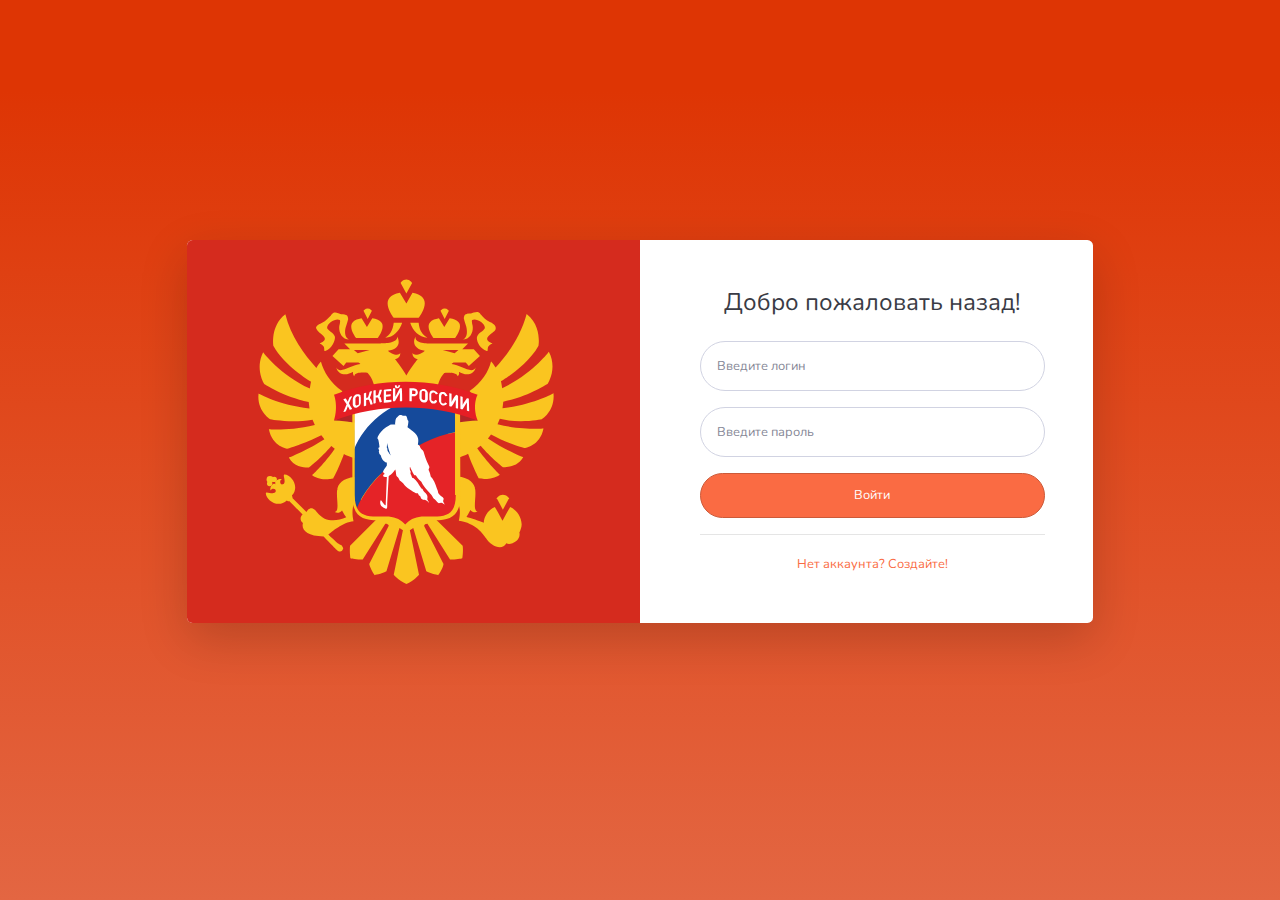
<file: login.html>
<!DOCTYPE html>
<html lang="ru">

<head>
    <meta charset="utf-8">
    <meta content="width=device-width, initial-scale=1.0" name="viewport">

    <title>Сайт о Хоккее - Вход</title>

    <link href="img/favicon.png" rel="icon">

    <link href="https://fonts.googleapis.com/css?family=Open+Sans:300,300i,400,400i,600,600i,700,700i|Nunito:300,300i,400,400i,600,600i,700,700i|Poppins:300,300i,400,400i,500,500i,600,600i,700,700i" rel="stylesheet">
    
    <link href="css/login.min.css" rel="stylesheet">
</head>

<body class="bg-gradient-primary">

    <div class="container">
        <div class="row justify-content-center">
            <div class="col-xl-10 col-lg-12 col-md-9">
                <div class="card o-hidden border-0 shadow-lg my-6">
                    <div class="card-body p-0">
                        <div class="row">
                            <div class="col-lg-6 d-none d-lg-block bg-image"></div>
                            <div class="col-lg-6">
                                <div class="p-5">
                                    <div class="alert alert-error text-center d-none" id="error">Форма входа не работает!</div>
                                    <div class="text-center">
                                        <h1 class="h4 text-gray-900 mb-4">Добро пожаловать назад!</h1>
                                    </div>
                                    <form class="user">
                                        <div class="form-group">
                                            <input type="text" class="form-control form-control-user" id="user" name="user" aria-describedby="userNameHelp" placeholder="Введите логин">
                                        </div>
                                        <div class="form-group">
                                            <input type="password" class="form-control form-control-user" id="pass" name="pass" placeholder="Введите пароль">
                                        </div>
                                        <button class="btn btn-primary btn-user btn-block" type="submit" onclick="login(); return false;">Войти</button>
                                    </form>
                                    <hr>
                                    <div class="text-center">
                                        <a class="small" href="registration.html">Нет аккаунта? Создайте!</a>
                                    </div>
                                </div>
                            </div>
                        </div>
                    </div>
                </div>
            </div>
        </div>
    </div>

</body>

<script>
    function login() {
        document.getElementById("error").classList.remove("d-none");
    }
</script>

</html>
</file>
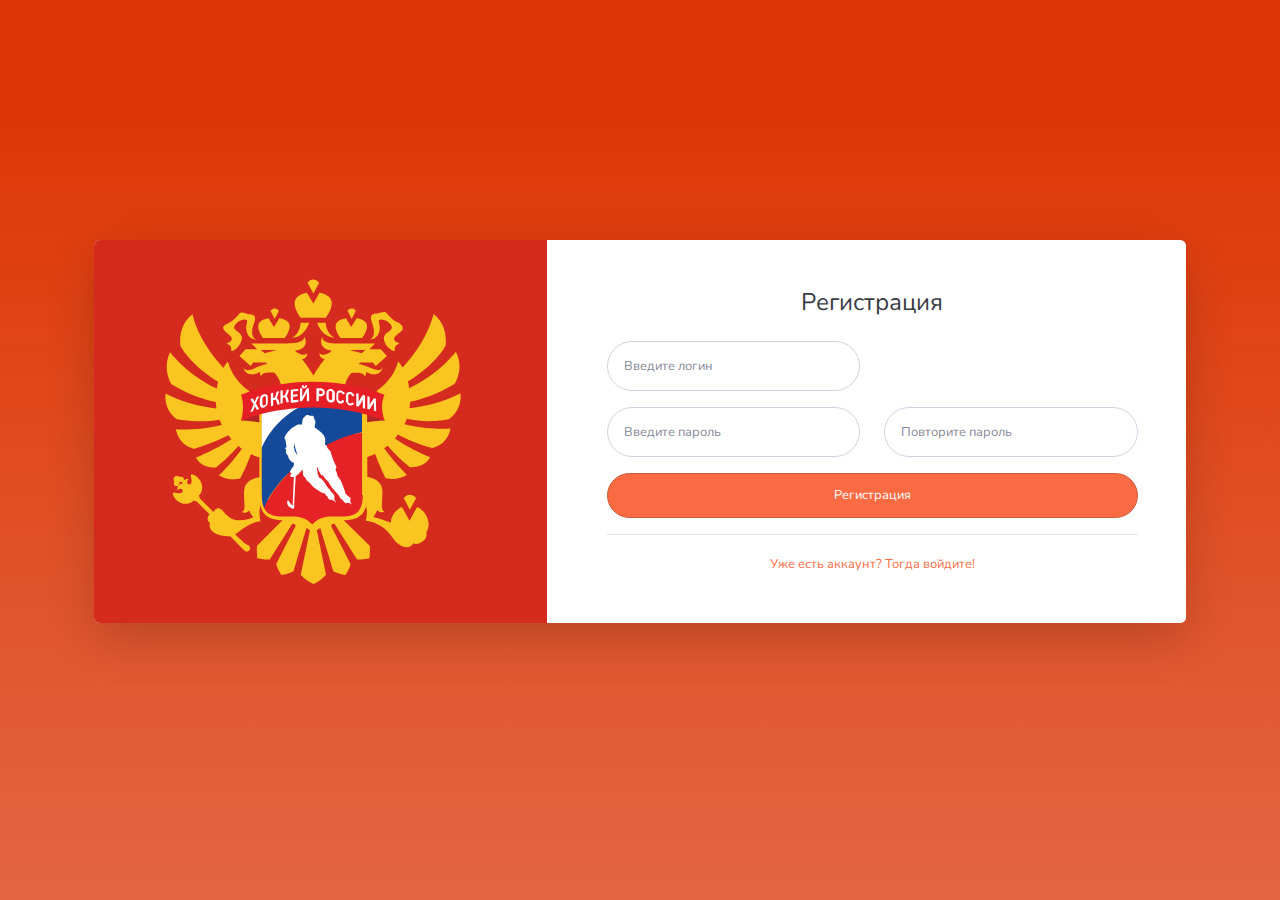
<file: registration.html>
<!DOCTYPE html>
<html xmlns:th="https://www.thymeleaf.org" lang="en">

<head>
    <meta charset="utf-8">
    <meta content="width=device-width, initial-scale=1.0" name="viewport">

    <title>Сайт о Хоккее - Регистрация</title>

    <link href="img/favicon.png" rel="icon">

    <link href="https://fonts.googleapis.com/css?family=Open+Sans:300,300i,400,400i,600,600i,700,700i|Nunito:300,300i,400,400i,600,600i,700,700i|Poppins:300,300i,400,400i,500,500i,600,600i,700,700i" rel="stylesheet">

    <link href="css/login.min.css" rel="stylesheet">
</head>

<body class="bg-gradient-primary">

    <div class="container">

        <div class="card o-hidden border-0 shadow-lg my-6">
            <div class="card-body p-0">
                <div class="row">
                    <div class="col-lg-5 d-none d-lg-block bg-image"></div>
                    <div class="col-lg-7">
                        <div class="p-5">
                            <div class="text-center">
                                <h1 class="h4 text-gray-900 mb-4">Регистрация</h1>
                            </div>
                            <form class="user">
                                <div class="form-group row">
                                    <div class="col-sm-6 mb-3 mb-sm-0">
                                        <input type="text" class="form-control form-control-user" id="nickname" placeholder="Введите логин">
                                    </div>
                                </div>
                                <div class="form-group row">
                                    <div class="col-sm-6 mb-3 mb-sm-0">
                                        <input type="password" class="form-control form-control-user" id="password" placeholder="Введите пароль">
                                    </div>
                                    <div class="col-sm-6">
                                        <input type="password" class="form-control form-control-user" id="repeatPassword" placeholder="Повторите пароль">
                                    </div>
                                </div>
                                <button class="btn btn-primary btn-user btn-block" type="submit" onclick="registration(); return false;">Регистрация</button>
                            </form>
                            <hr>
                            <div class="text-center">
                                <a class="small" href="login.html">Уже есть аккаунт? Тогда войдите!</a>
                            </div>
                        </div>
                    </div>
                </div>
            </div>
        </div>

    </div>

</body>

<script src="https://cdn.jsdelivr.net/npm/bootstrap@5.2.2/dist/js/bootstrap.bundle.min.js" integrity="sha384-OERcA2EqjJCMA+/3y+gxIOqMEjwtxJY7qPCqsdltbNJuaOe923+mo//f6V8Qbsw3" crossorigin="anonymous"></script>

<script>
let password = document.getElementById("password");
let passwordValidate = document.getElementById("repeatPassword");
let nickname = document.getElementById("nickname");

function registration() {
    if (nickname.value == null || nickname.value.length < 3) {
        alert("Ник должен быть больше 3 символов");
        return false;
    }

    if (password.value != passwordValidate.value) {
        alert("Пароли должны совпадать");
        return false;
    }

    if (password.value == null || password.value.length < 8) {
        alert("Пароль должен быть больше 8 символов");
        return false;
    }
}    
</script>

</html>
</file>
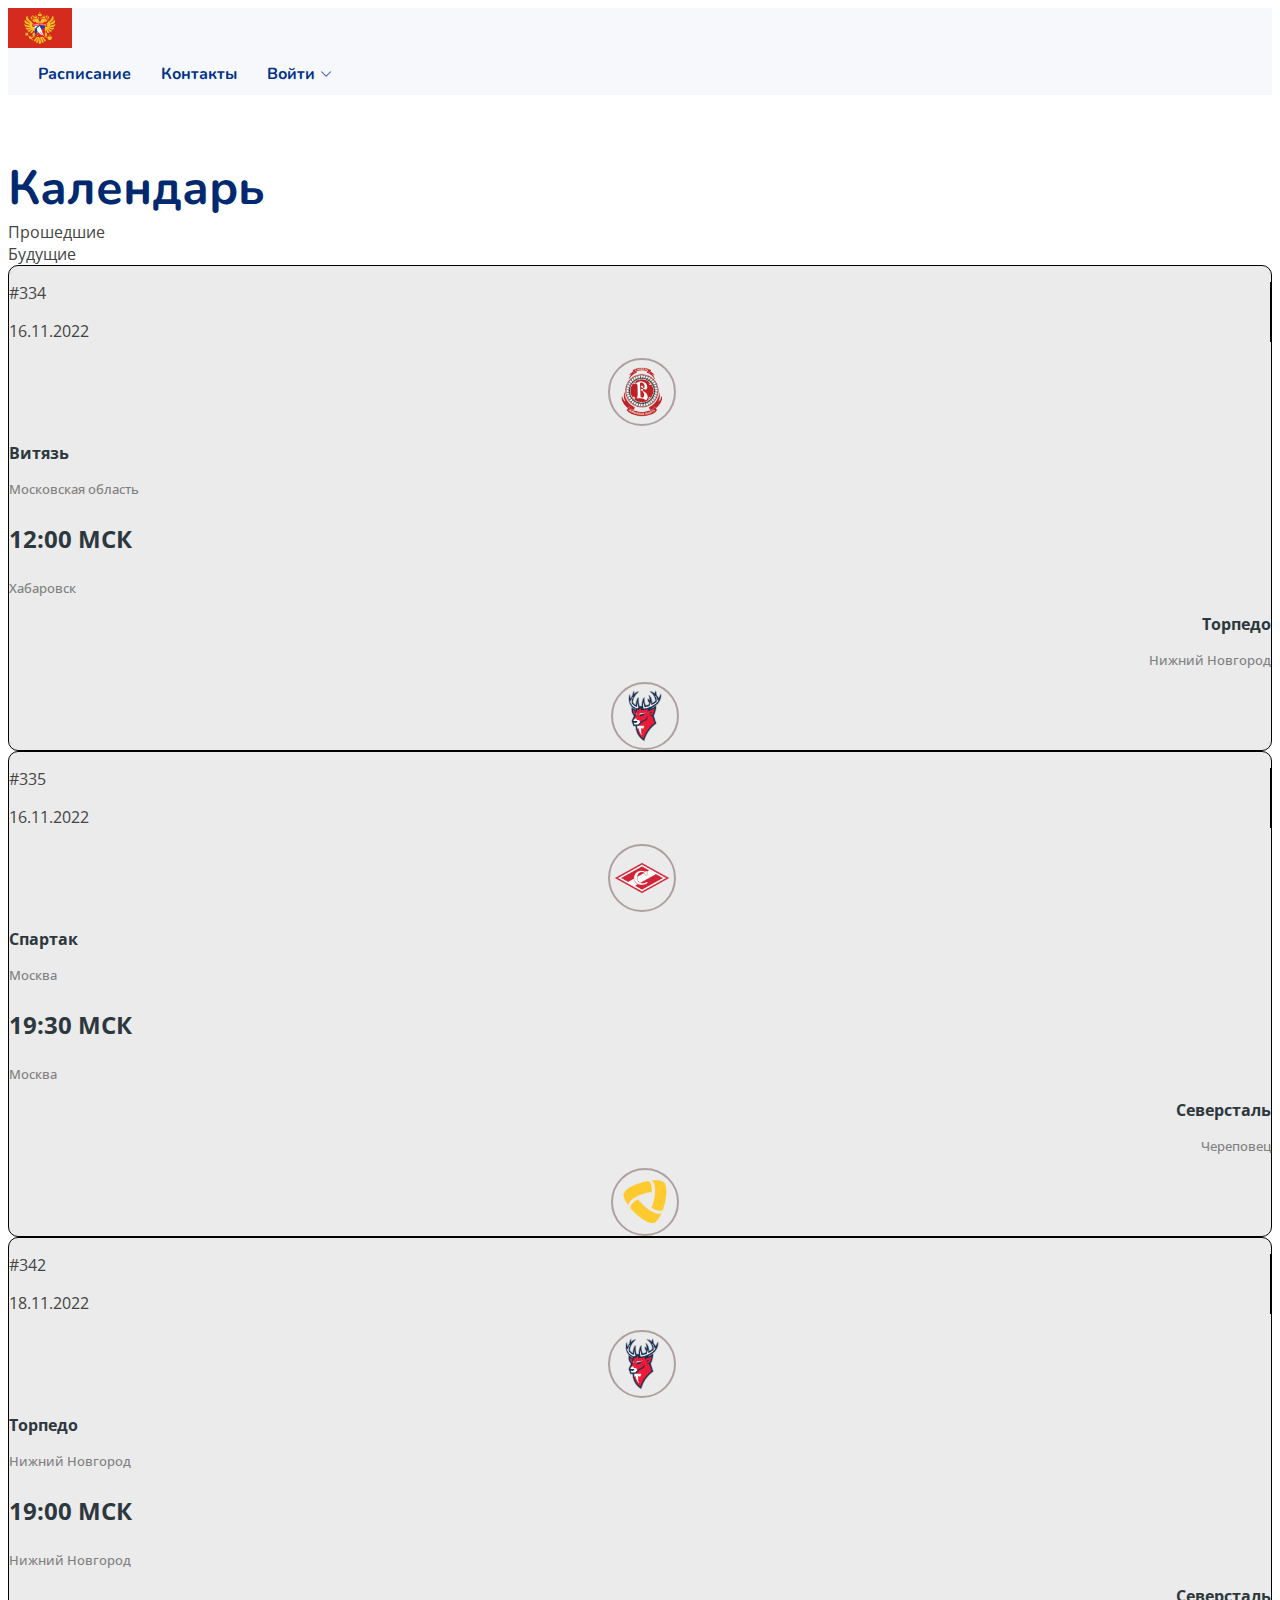
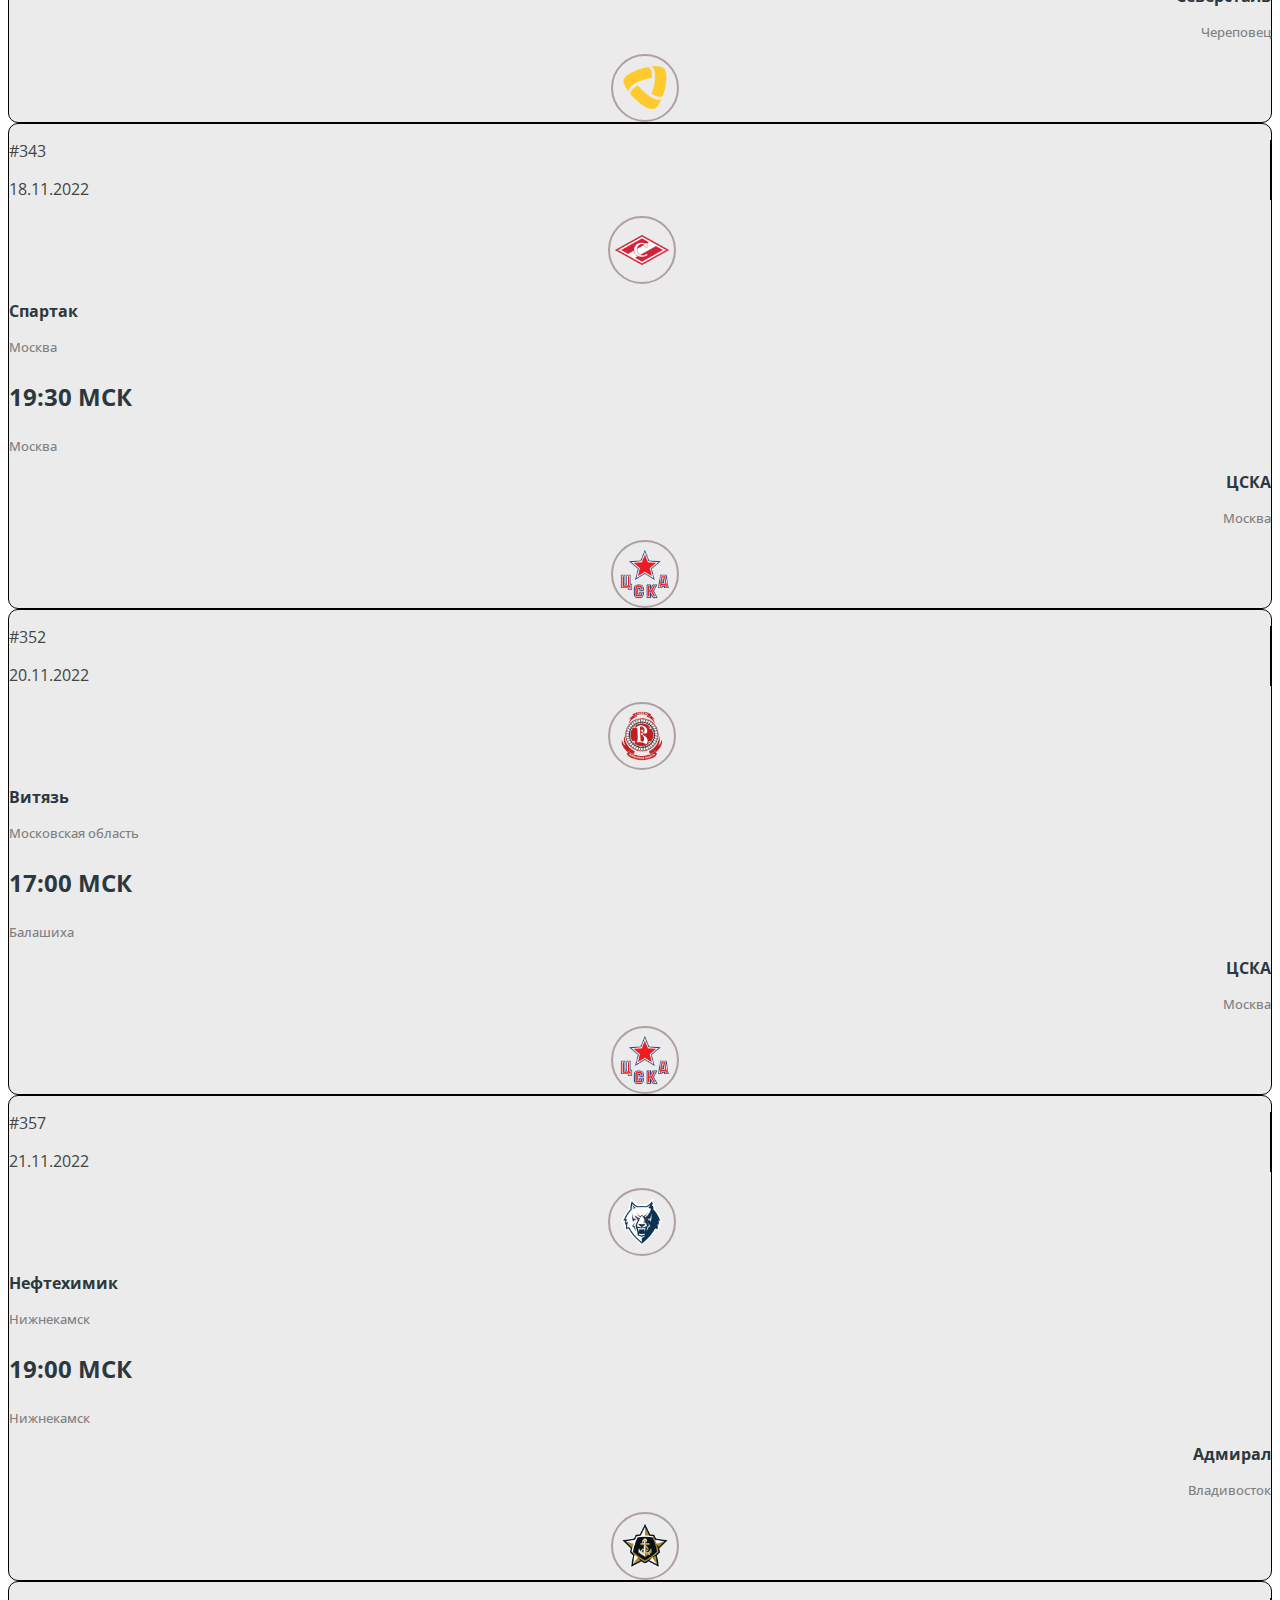
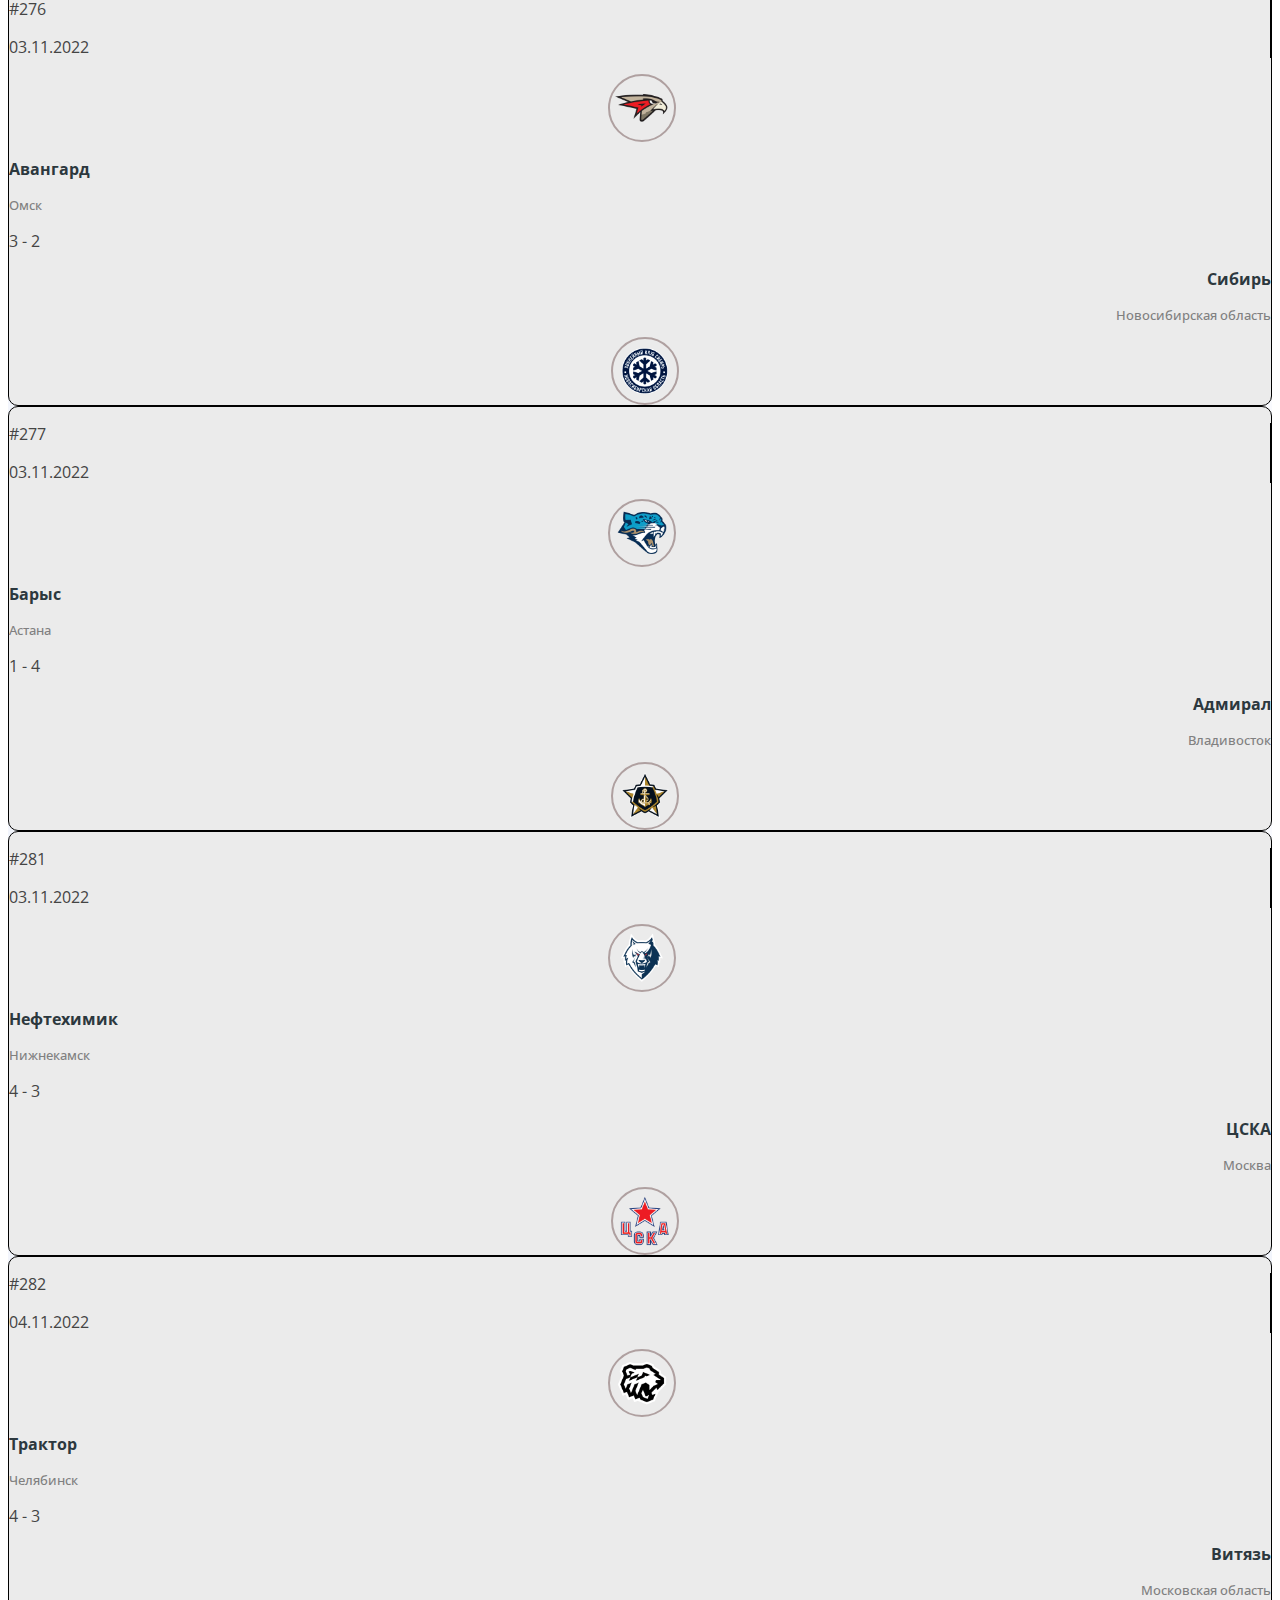
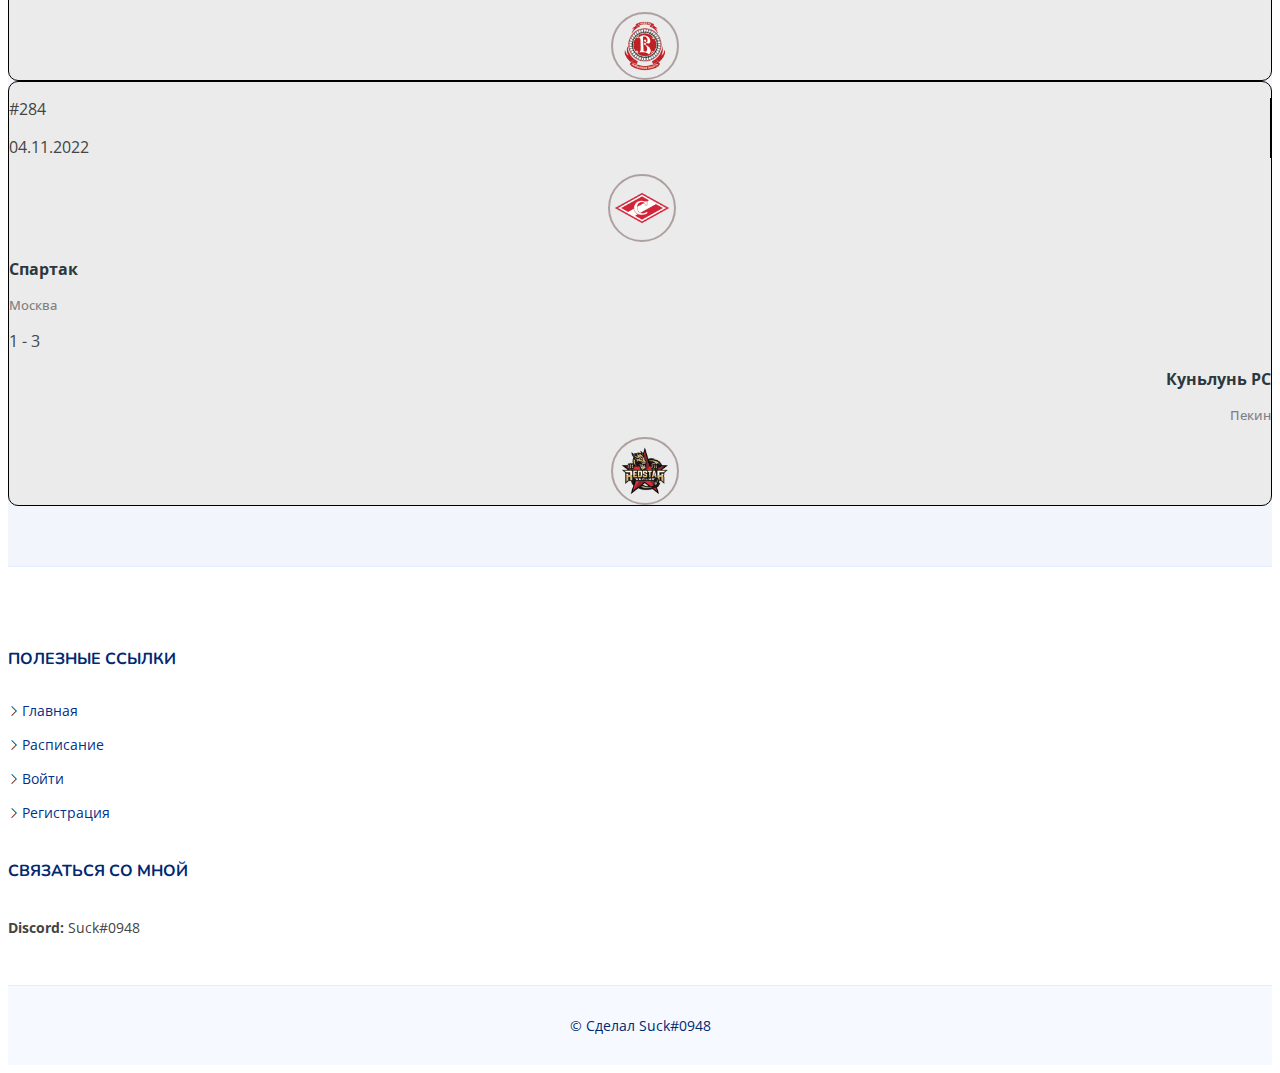
<file: schedule.html>
<!DOCTYPE html>
<html lang="ru">

<head>
    <meta charset="utf-8">
    <meta content="width=device-width, initial-scale=1.0" name="viewport">

    <title>Сайт о Хоккее - Расписание</title>

    <link href="img/favicon.png" rel="icon">

    <link href="https://fonts.googleapis.com/css?family=Open+Sans:300,300i,400,400i,600,600i,700,700i|Nunito:300,300i,400,400i,600,600i,700,700i|Poppins:300,300i,400,400i,500,500i,600,600i,700,700i" rel="stylesheet">

    <link href="https://cdn.jsdelivr.net/npm/bootstrap@5.2.2/dist/css/bootstrap.min.css" rel="stylesheet" integrity="sha384-Zenh87qX5JnK2Jl0vWa8Ck2rdkQ2Bzep5IDxbcnCeuOxjzrPF/et3URy9Bv1WTRi" crossorigin="anonymous">
    <link rel="stylesheet" href="https://cdn.jsdelivr.net/npm/bootstrap-icons@1.9.1/font/bootstrap-icons.css">

    <link href="css/style.css" rel="stylesheet">
</head>

<body>
    <header id="header" class="header fixed-top">
        <div class="container-fluid container-xl d-flex align-items-center justify-content-between">

            <a href="index.html" class="logo d-flex align-items-center rounded-circle">
                <img class="rounded-circle" src="img/logo.svg" alt="Logo" height="64" width="64">
            </a>

            <nav id="navbar" class="navbar">
                <ul>
                    <li><a class="nav-link scrollto" href="schedule.html">Расписание</a></li>
                    <li><a class="nav-link scrollto" href="#contact">Контакты</a></li>
                    <li class="scrollto dropdown">
                        <a class="keychainify-checked"><span>Войти</span><i class="bi bi-chevron-down"></i></a>
                        <ul>
                            <li><a href="login.html" class="keychainify-checked">Войти</a></li>
                            <li><a href="registration.html" class="keychainify-checked">Регистрация</a></li>
                        </ul>
                    </li>
                </ul>
                <i class="bi bi-list mobile-nav-toggle"></i>
            </nav>

        </div>
    </header>

    <section id="hero" class="hero d-flex">
        <div class="container">
            <div class="row">
                <div class="col-lg-6 d-flex flex-column justify-content-center">
                    <h1 data-aos="fade-up">Календарь</h1>
                </div>
            </div>
            <div class="row">
                <div class="col-1">
                    <span class="btn btn-sm btn-outline-secondary" id="pastBtn" onclick="changeSchedule(this)">Прошедшие</span>
                </div>
                <div class="col-2">
                    <span class="btn btn-sm btn-outline-secondary active" id="futureBtn" onclick="changeSchedule(this)">Будущие</span>
                </div>
            </div>

            <div class="row mt-5" id="future">
                <div class="row h-card">
                    <div class="card-left col-1">
                        <p class="card-number mt-4">#334</p>
                        <p class="card-date mt-1">16.11.2022</p>
                    </div>
                    <div class="card-left-command col-4">
                        <div class="row h-100">
                            <div class="col-2 command-logo-container">
                                <img class="command-logo" src="img/commands/vityaz.png" />
                            </div>
                            <div class="col-4 mt-4">
                                <p class="command-name mt-3 mb-0">Витязь</p>
                                <p class="command-city mt-2">Московская область</p>
                            </div>
                        </div>
                    </div>
                    <div class="card-center col-3 text-center">
                        <p class="card-time mt-4 mb-0">12:00 МСК</p>
                        <p class="card-city">Хабаровск</p>
                    </div>
                    <div class="card-right-command col-4">
                        <div class="row h-100">
                            <div class="col mt-4">
                                <p class="command-name mt-3 mb-0">Торпедо</p>
                                <p class="command-city mt-2">Нижний Новгород</p>
                            </div>
                            <div class="col-2 command-logo-container">
                                <img class="command-logo" src="img/commands/torpedo.png" />
                            </div>
                        </div>
                    </div>
                </div>
                <div class="row h-card mt-3">
                    <div class="card-left col-1">
                        <p class="card-number mt-4">#335</p>
                        <p class="card-date mt-1">16.11.2022</p>
                    </div>
                    <div class="card-left-command col-4">
                        <div class="row h-100">
                            <div class="col-2 command-logo-container">
                                <img class="command-logo" src="img/commands/spartak.png" />
                            </div>
                            <div class="col-4 mt-4">
                                <p class="command-name mt-3 mb-0">Спартак</p>
                                <p class="command-city mt-2">Москва</p>
                            </div>
                        </div>
                    </div>
                    <div class="card-center col-3 text-center">
                        <p class="card-time mt-4 mb-0">19:30 МСК</p>
                        <p class="card-city">Москва</p>
                    </div>
                    <div class="card-right-command col-4">
                        <div class="row h-100">
                            <div class="col mt-4">
                                <p class="command-name mt-3 mb-0">Северсталь</p>
                                <p class="command-city mt-2">Череповец</p>
                            </div>
                            <div class="col-2 command-logo-container">
                                <img class="command-logo" src="img/commands/severstal.png" />
                            </div>
                        </div>
                    </div>
                </div>
                <div class="row h-card mt-3">
                    <div class="card-left col-1">
                        <p class="card-number mt-4">#342</p>
                        <p class="card-date mt-1">18.11.2022</p>
                    </div>
                    <div class="card-left-command col-4">
                        <div class="row h-100">
                            <div class="col-2 command-logo-container">
                                <img class="command-logo" src="img/commands/torpedo.png" />
                            </div>
                            <div class="col-4 mt-4">
                                <p class="command-name mt-3 mb-0">Торпедо</p>
                                <p class="command-city mt-2">Нижний Новгород</p>
                            </div>
                        </div>
                    </div>
                    <div class="card-center col-3 text-center">
                        <p class="card-time mt-4 mb-0">19:00 МСК</p>
                        <p class="card-city">Нижний Новгород</p>
                    </div>
                    <div class="card-right-command col-4">
                        <div class="row h-100">
                            <div class="col mt-4">
                                <p class="command-name mt-3 mb-0">Северсталь</p>
                                <p class="command-city mt-2">Череповец</p>
                            </div>
                            <div class="col-2 command-logo-container">
                                <img class="command-logo" src="img/commands/severstal.png" />
                            </div>
                        </div>
                    </div>
                </div>
                <div class="row h-card mt-3">
                    <div class="card-left col-1">
                        <p class="card-number mt-4">#343</p>
                        <p class="card-date mt-1">18.11.2022</p>
                    </div>
                    <div class="card-left-command col-4">
                        <div class="row h-100">
                            <div class="col-2 command-logo-container">
                                <img class="command-logo" src="img/commands/spartak.png" />
                            </div>
                            <div class="col-4 mt-4">
                                <p class="command-name mt-3 mb-0">Спартак</p>
                                <p class="command-city mt-2">Москва</p>
                            </div>
                        </div>
                    </div>
                    <div class="card-center col-3 text-center">
                        <p class="card-time mt-4 mb-0">19:30 МСК</p>
                        <p class="card-city">Москва</p>
                    </div>
                    <div class="card-right-command col-4">
                        <div class="row h-100">
                            <div class="col mt-4">
                                <p class="command-name mt-3 mb-0">ЦСКА</p>
                                <p class="command-city mt-2">Москва</p>
                            </div>
                            <div class="col-2 command-logo-container">
                                <img class="command-logo" src="img/commands/casc.png" />
                            </div>
                        </div>
                    </div>
                </div>
                <div class="row h-card mt-3">
                    <div class="card-left col-1">
                        <p class="card-number mt-4">#352</p>
                        <p class="card-date mt-1">20.11.2022</p>
                    </div>
                    <div class="card-left-command col-4">
                        <div class="row h-100">
                            <div class="col-2 command-logo-container">
                                <img class="command-logo" src="img/commands/vityaz.png" />
                            </div>
                            <div class="col-4 mt-4">
                                <p class="command-name mt-3 mb-0">Витязь</p>
                                <p class="command-city mt-2">Московская область</p>
                            </div>
                        </div>
                    </div>
                    <div class="card-center col-3 text-center">
                        <p class="card-time mt-4 mb-0">17:00 МСК</p>
                        <p class="card-city">Балашиха</p>
                    </div>
                    <div class="card-right-command col-4">
                        <div class="row h-100">
                            <div class="col mt-4">
                                <p class="command-name mt-3 mb-0">ЦСКА</p>
                                <p class="command-city mt-2">Москва</p>
                            </div>
                            <div class="col-2 command-logo-container">
                                <img class="command-logo" src="img/commands/casc.png" />
                            </div>
                        </div>
                    </div>
                </div>
                <div class="row h-card mt-3">
                    <div class="card-left col-1">
                        <p class="card-number mt-4">#357</p>
                        <p class="card-date mt-1">21.11.2022</p>
                    </div>
                    <div class="card-left-command col-4">
                        <div class="row h-100">
                            <div class="col-2 command-logo-container">
                                <img class="command-logo" src="img/commands/neftehimik.png" />
                            </div>
                            <div class="col-4 mt-4">
                                <p class="command-name mt-3 mb-0">Нефтехимик</p>
                                <p class="command-city mt-2">Нижнекамск</p>
                            </div>
                        </div>
                    </div>
                    <div class="card-center col-3 text-center">
                        <p class="card-time mt-4 mb-0">19:00 МСК</p>
                        <p class="card-city">Нижнекамск</p>
                    </div>
                    <div class="card-right-command col-4">
                        <div class="row h-100">
                            <div class="col mt-4">
                                <p class="command-name mt-3 mb-0">Адмирал</p>
                                <p class="command-city mt-2">Владивосток</p>
                            </div>
                            <div class="col-2 command-logo-container">
                                <img class="command-logo" src="img/commands/admiral.png" />
                            </div>
                        </div>
                    </div>
                </div>
            </div>

            <div class="row mt-5 d-none" id="past">
                <div class="row h-card">
                    <div class="card-left col-1">
                        <p class="card-number mt-4">#276</p>
                        <p class="card-date mt-1">03.11.2022</p>
                    </div>
                    <div class="card-left-command col-4">
                        <div class="row h-100">
                            <div class="col-2 command-logo-container">
                                <img class="command-logo" src="img/commands/avangard.png" />
                            </div>
                            <div class="col-4 mt-4">
                                <p class="command-name mt-3 mb-0">Авангард</p>
                                <p class="command-city mt-2">Омск</p>
                            </div>
                        </div>
                    </div>
                    <div class="card-center col-3 text-center">
                        <p class="card-scores mt-5">3 - 2</p>
                    </div>
                    <div class="card-right-command col-4">
                        <div class="row h-100">
                            <div class="col mt-4">
                                <p class="command-name mt-3 mb-0">Сибирь</p>
                                <p class="command-city mt-2">Новосибирская область</p>
                            </div>
                            <div class="col-2 command-logo-container">
                                <img class="command-logo" src="img/commands/sibir.png" />
                            </div>
                        </div>
                    </div>
                </div>
                <div class="row h-card mt-3">
                    <div class="card-left col-1">
                        <p class="card-number mt-4">#277</p>
                        <p class="card-date mt-1">03.11.2022</p>
                    </div>
                    <div class="card-left-command col-4">
                        <div class="row h-100">
                            <div class="col-2 command-logo-container">
                                <img class="command-logo" src="img/commands/baris.png" />
                            </div>
                            <div class="col-4 mt-4">
                                <p class="command-name mt-3 mb-0">Барыс</p>
                                <p class="command-city mt-2">Астана</p>
                            </div>
                        </div>
                    </div>
                    <div class="card-center col-3 text-center">
                        <p class="card-scores mt-5">1 - 4</p>
                    </div>
                    <div class="card-right-command col-4">
                        <div class="row h-100">
                            <div class="col mt-4">
                                <p class="command-name mt-3 mb-0">Адмирал</p>
                                <p class="command-city mt-2">Владивосток</p>
                            </div>
                            <div class="col-2 command-logo-container">
                                <img class="command-logo" src="img/commands/admiral.png" />
                            </div>
                        </div>
                    </div>
                </div>
                <div class="row h-card mt-3">
                    <div class="card-left col-1">
                        <p class="card-number mt-4">#281</p>
                        <p class="card-date mt-1">03.11.2022</p>
                    </div>
                    <div class="card-left-command col-4">
                        <div class="row h-100">
                            <div class="col-2 command-logo-container">
                                <img class="command-logo" src="img/commands/neftehimik.png" />
                            </div>
                            <div class="col-4 mt-4">
                                <p class="command-name mt-3 mb-0">Нефтехимик</p>
                                <p class="command-city mt-2">Нижнекамск</p>
                            </div>
                        </div>
                    </div>
                    <div class="card-center col-3 text-center">
                        <p class="card-scores mt-5">4 - 3</p>
                    </div>
                    <div class="card-right-command col-4">
                        <div class="row h-100">
                            <div class="col mt-4">
                                <p class="command-name mt-3 mb-0">ЦСКА</p>
                                <p class="command-city mt-2">Москва</p>
                            </div>
                            <div class="col-2 command-logo-container">
                                <img class="command-logo" src="img/commands/casc.png" />
                            </div>
                        </div>
                    </div>
                </div>
                <div class="row h-card mt-3">
                    <div class="card-left col-1">
                        <p class="card-number mt-4">#282</p>
                        <p class="card-date mt-1">04.11.2022</p>
                    </div>
                    <div class="card-left-command col-4">
                        <div class="row h-100">
                            <div class="col-2 command-logo-container">
                                <img class="command-logo" src="img/commands/tractor.png" />
                            </div>
                            <div class="col-4 mt-4">
                                <p class="command-name mt-3 mb-0">Трактор</p>
                                <p class="command-city mt-2">Челябинск</p>
                            </div>
                        </div>
                    </div>
                    <div class="card-center col-3 text-center">
                        <p class="card-scores mt-5">4 - 3</p>
                    </div>
                    <div class="card-right-command col-4">
                        <div class="row h-100">
                            <div class="col mt-4">
                                <p class="command-name mt-3 mb-0">Витязь</p>
                                <p class="command-city mt-2">Московская область</p>
                            </div>
                            <div class="col-2 command-logo-container">
                                <img class="command-logo" src="img/commands/vityaz.png" />
                            </div>
                        </div>
                    </div>
                </div>
                <div class="row h-card mt-3">
                    <div class="card-left col-1">
                        <p class="card-number mt-4">#284</p>
                        <p class="card-date mt-1">04.11.2022</p>
                    </div>
                    <div class="card-left-command col-4">
                        <div class="row h-100">
                            <div class="col-2 command-logo-container">
                                <img class="command-logo" src="img/commands/spartak.png" />
                            </div>
                            <div class="col-4 mt-4">
                                <p class="command-name mt-3 mb-0">Спартак</p>
                                <p class="command-city mt-2">Москва</p>
                            </div>
                        </div>
                    </div>
                    <div class="card-center col-3 text-center">
                        <p class="card-scores mt-5">1 - 3</p>
                    </div>
                    <div class="card-right-command col-4">
                        <div class="row h-100">
                            <div class="col mt-4">
                                <p class="command-name mt-3 mb-0">Куньлунь РС</p>
                                <p class="command-city mt-2">Пекин</p>
                            </div>
                            <div class="col-2 command-logo-container">
                                <img class="command-logo" src="img/commands/kunlunrs.png" />
                            </div>
                        </div>
                    </div>
                </div>
            </div>
        </div>
    </section>

    <footer id="footer" class="footer">

        <div class="footer-top">
            <div class="container">
                <div class="row gy-4">
                    <div class="col-lg-2 col-6 footer-links">
                        <h4>Полезные Ссылки</h4>
                        <ul>
                            <li><i class="bi bi-chevron-right"></i> <a href="index.html">Главная</a></li>
                            <li><i class="bi bi-chevron-right"></i> <a href="schedule.html">Расписание</a></li>
                            <li><i class="bi bi-chevron-right"></i> <a href="login.html">Войти</a></li>
                            <li><i class="bi bi-chevron-right"></i> <a href="registration.html">Регистрация</a></li>
                        </ul>
                    </div>

                    <div class="col-lg-3 col-md-12 footer-contact text-center text-md-start" id="contact">
                        <h4>Связаться со мной</h4>
                        <p>
                            <strong>Discord:</strong> Suck#0948
                        </p>

                    </div>

                </div>
            </div>
        </div>

        <div class="container">
            <div class="copyright">
                <span>© Сделал Suck#0948</span>
            </div>
        </div>
    </footer>
</body>

<script src="https://cdn.jsdelivr.net/npm/bootstrap@5.2.2/dist/js/bootstrap.bundle.min.js" integrity="sha384-OERcA2EqjJCMA+/3y+gxIOqMEjwtxJY7qPCqsdltbNJuaOe923+mo//f6V8Qbsw3" crossorigin="anonymous"></script>
<script>
    function changeSchedule(elem) {
        let curRow, nRow, curBtn, nBtn;

        if (elem.id == 'pastBtn') {
            curRow = document.getElementById("future");
            nRow = document.getElementById("past");
            curBtn = document.getElementById("futureBtn");
            nBtn = document.getElementById("pastBtn");
        } else {
            curRow = document.getElementById("past");
            nRow = document.getElementById("future");
            curBtn = document.getElementById("pastBtn");
            nBtn = document.getElementById("futureBtn");
        }

        curRow.classList.add("d-none");
        nRow.classList.remove("d-none");
        
        nBtn.classList.add("active");
        curBtn.classList.remove("active");
    }

</script>

</html>
</file>
<file: css/style.css>
:root {
    scroll-behavior: smooth
}

body {
    font-family: "Open Sans", sans-serif;
    color: #444
}

a {
    color: #4154f1;
    text-decoration: none
}

a:hover {
    color: #717ff5;
    text-decoration: none
}

h1,
h2,
h3,
h4,
h5,
h6 {
    font-family: Nunito, sans-serif
}

section {
    padding: 60px 0;
    overflow: hidden
}

.section-header h2 {
    font-size: 13px;
    letter-spacing: 1px;
    font-weight: 700;
    margin: 0;
    color: #4154f1;
    text-transform: uppercase
}

.section-header p {
    margin: 10px 0 0 0;
    padding: 0;
    font-size: 38px;
    line-height: 42px;
    font-weight: 700;
    color: #012970
}

.header {
    transition: all .5s;
    z-index: 997;
    background-color:#f7f8fc;
}

.header .logo {
    line-height: 0
}

.header .logo img {
    max-height: 40px;
    margin-right: 6px
}

.header .logo span {
    font-size: 30px;
    font-weight: 700;
    letter-spacing: 1px;
    color: #012970;
    font-family: Nunito, sans-serif;
    margin-top: 3px
}

.navbar {
    padding: 0
}

.navbar ul {
    margin: 0;
    padding: 0;
    display: flex;
    list-style: none;
    align-items: center
}

.navbar li {
    position: relative
}

.navbar a,
.navbar a:focus {
    display: flex;
    align-items: center;
    justify-content: space-between;
    padding: 10px 0 10px 30px;
    font-family: Nunito, sans-serif;
    font-size: 16px;
    font-weight: 700;
    color: #013289;
    white-space: nowrap;
    transition: .3s
}

.navbar a i,
.navbar a:focus i {
    font-size: 12px;
    line-height: 0;
    margin-left: 5px
}

.navbar a:hover,
.navbar li:hover > a {
    color: #4154f1
}

.dropdown ul {
    display: block;
    position: absolute;
    left: 14px;
    top: calc(100% + 30px);
    margin: 0;
    padding: 10px 0;
    z-index: 99;
    opacity: 0;
    visibility: hidden;
    background: #fff;
    box-shadow: 0 0 30px rgba(127, 137, 161, .25);
    transition: .3s;
    border-radius: 4px
}

.dropdown ul li {
    min-width: 200px
}

.dropdown ul a {
    padding: 10px 20px;
    font-size: 15px;
    text-transform: none;
    font-weight: 600
}

.dropdown ul a i {
    font-size: 12px
}

.dropdown ul a:hover,
.dropdown ul li:hover > a {
    color: #4154f1
}

.dropdown:hover > ul {
    opacity: 1;
    top: 100%;
    visibility: visible
}

.dropdown .dropdown ul {
    top: 0;
    left: calc(100% - 30px);
    visibility: hidden
}

.dropdown .dropdown:hover > ul {
    opacity: 1;
    top: 0;
    left: 100%;
    visibility: visible
}

.mobile-nav-toggle {
    color: #012970;
    font-size: 28px;
    cursor: pointer;
    display: none;
    line-height: 0;
    transition: .5s
}

.navbar-mobile .mobile-nav-toggle {
    position: absolute;
    top: 15px;
    right: 15px
}

.navbar-mobile ul {
    display: block;
    position: absolute;
    top: 55px;
    right: 15px;
    bottom: 15px;
    left: 15px;
    padding: 10px 0;
    border-radius: 10px;
    background-color: #fff;
    overflow-y: auto;
    transition: .3s
}

.navbar-mobile a,
.navbar-mobile a:focus {
    padding: 10px 20px;
    font-size: 15px;
    color: #012970
}

.navbar-mobile a:hover,
.navbar-mobile li:hover > a {
    color: #4154f1
}

.navbar-mobile .dropdown ul {
    position: static;
    display: none;
    margin: 10px 20px;
    padding: 10px 0;
    z-index: 99;
    opacity: 1;
    visibility: visible;
    background: #fff;
    box-shadow: 0 0 30px rgba(127, 137, 161, .25)
}

.navbar-mobile .dropdown ul li {
    min-width: 200px
}

.navbar-mobile .dropdown ul a {
    padding: 10px 20px
}

.navbar-mobile .dropdown ul a i {
    font-size: 12px
}

.navbar-mobile .dropdown ul a:hover,
.navbar-mobile .dropdown ul li:hover > a {
    color: #4154f1
}

.hero {
    width: 100%;
    min-height: 100vh;
    background: url(../img/hero-bg.png) top center no-repeat;
    background-size: cover
}

.hero h1 {
    margin: 0;
    font-size: 48px;
    font-weight: 700;
    color: #012970
}

.hero h2 {
    color: #444;
    margin: 15px 0 0 0;
    font-size: 26px
}

.hero .btn-get-started {
    margin-top: 30px;
    line-height: 0;
    padding: 15px 40px;
    border-radius: 4px;
    transition: .5s;
    color: #fff;
    background: #4154f1;
    box-shadow: 0 5px 30px rgba(65, 84, 241, .4)
}

.hero .btn-get-started span {
    font-family: Nunito, sans-serif;
    font-weight: 600;
    font-size: 16px;
    letter-spacing: 1px
}

.hero .btn-get-started i {
    margin-left: 5px;
    font-size: 18px;
    transition: .3s
}

.hero .btn-get-started:hover i {
    transform: translateX(5px)
}

.hero .hero-img {
    text-align: right
}

.about h3 {
    font-size: 14px;
    font-weight: 700;
    color: #4154f1;
    text-transform: uppercase
}

.about h2 {
    font-size: 24px;
    font-weight: 700;
    color: #012970
}

.about p {
    margin: 15px 0 30px 0;
    line-height: 24px
}

.about .btn-read-more span {
    font-family: Nunito, sans-serif;
    font-weight: 600;
    font-size: 16px;
    letter-spacing: 1px
}

.about .btn-read-more i {
    margin-left: 5px;
    font-size: 18px;
    transition: .3s
}

.about .btn-read-more:hover i {
    transform: translateX(5px)
}

.contact .info-box i {
    font-size: 38px;
    line-height: 0;
    color: #4154f1
}

.contact .info-box h3 {
    font-size: 20px;
    color: #012970;
    font-weight: 700;
    margin: 20px 0 10px 0
}

.contact .info-box p {
    padding: 0;
    line-height: 24px;
    font-size: 14px;
    margin-bottom: 0
}

@-webkit-keyframes animate-loading {
    0% {
        transform: rotate(0)
    }

    100% {
        transform: rotate(360deg)
    }
}

@keyframes animate-loading {
    0% {
        transform: rotate(0)
    }

    100% {
        transform: rotate(360deg)
    }
}

.footer {
    background: #f6f9ff;
    padding: 0 0 30px 0;
    font-size: 14px
}

.footer .footer-top {
    background: #fff no-repeat right top;
    background-size: contain;
    border-top: 1px solid #e1ecff;
    border-bottom: 1px solid #e1ecff;
    padding: 60px 0 30px 0
}

.footer .footer-top .footer-info {
    margin-bottom: 30px
}

.footer .footer-top .footer-info .logo {
    line-height: 0;
    margin-bottom: 15px
}

.footer .footer-top .footer-info .logo img {
    max-height: 40px;
    margin-right: 6px
}

.footer .footer-top .footer-info .logo span {
    font-size: 30px;
    font-weight: 700;
    letter-spacing: 1px;
    color: #012970;
    font-family: Nunito, sans-serif;
    margin-top: 3px
}

.footer .footer-top .footer-info p {
    font-size: 14px;
    line-height: 24px;
    margin-bottom: 0;
    font-family: Nunito, sans-serif
}

.footer .footer-top .social-links a {
    font-size: 20px;
    display: inline-block;
    color: rgba(1, 41, 112, .5);
    line-height: 0;
    margin-right: 10px;
    transition: .3s
}

.footer .footer-top .social-links a:hover {
    color: #012970
}

.footer .footer-top h4 {
    font-size: 16px;
    font-weight: 700;
    color: #012970;
    text-transform: uppercase;
    position: relative;
    padding-bottom: 12px
}

.footer .footer-top .footer-links {
    margin-bottom: 30px
}

.footer .footer-top .footer-links ul {
    list-style: none;
    padding: 0;
    margin: 0
}

.footer .footer-top .footer-links ul i {
    padding-right: 2px;
    color: #000;
    font-size: 12px;
    line-height: 0
}

.footer .footer-top .footer-links ul li {
    padding: 10px 0;
    display: flex;
    align-items: center
}

.footer .footer-top .footer-links ul li:first-child {
    padding-top: 0
}

.footer .footer-top .footer-links ul a {
    color: #013289;
    transition: .3s;
    display: inline-block;
    line-height: 1
}

.footer .footer-top .footer-links ul a:hover {
    color: #4154f1
}

.footer .footer-top .footer-contact p {
    line-height: 26px
}

.footer .copyright {
    text-align: center;
    padding-top: 30px;
    color: #012970
}

.h-card {
    border: 1px solid black;
    border-radius: 10px;
    background-color: #EBEBEB;
}

.card-left {
    border-right: 1px solid black;
}

.card-number {
    margin-bottom: 0px;
}

.card-left-command {
    text-align: left; 
    margin: 0px auto 0px auto;
}

.card-right-command, .card-right-command .command-logo-container {
    text-align: right;
    margin: 0px auto 0px auto;
}

.card-right-command .command-logo-container {
    align-items: center;
    justify-content: center;
    height: 100%;
    display: flex;
    margin-right: -0.6em;
}

.card-left-command .command-logo-container {
    align-items: center;
    justify-content: center;
    height: 100%;
    display: flex;
    margin-left: 0.2em;
}

.command-logo {
    width: 64px;
    height: 64px;
    border: 2px solid #AFA0A0;
    border-radius: 50%;
}

.command-name {
    color: #2c383e;
    font-size: 16px;
    font-weight: 700;
}

.command-city {
    color: grey;
    font-size: 13px;
    font-weight: 500;
}

.card-time {
    color: #2c383e;
    font-weight: 700;
    font-size: 24px;
}

.card-city {
    color: grey;
    font-size: 13px;
    font-weight: 500;
}
</file>
<file: css/login.min.css>
:root{--blue:#4e73df;--indigo:#6610f2;--purple:#6f42c1;--pink:#e83e8c;--red:#e74a3b;--orange:#fd7e14;--yellow:#f6c23e;--green:#1cc88a;--teal:#20c9a6;--cyan:#36b9cc;--white:#fff;--gray:#858796;--gray-dark:#5a5c69;--primary:#4e73df;--secondary:#858796;--success:#1cc88a;--info:#36b9cc;--warning:#f6c23e;--danger:#e74a3b;--light:#f8f9fc;--dark:#5a5c69;--breakpoint-xs:0;--breakpoint-sm:576px;--breakpoint-md:768px;--breakpoint-lg:992px;--breakpoint-xl:1200px;--font-family-sans-serif:"Nunito",-apple-system,BlinkMacSystemFont,"Segoe UI",Roboto,"Helvetica Neue",Arial,sans-serif,"Apple Color Emoji","Segoe UI Emoji","Segoe UI Symbol","Noto Color Emoji";--font-family-monospace:SFMono-Regular,Menlo,Monaco,Consolas,"Liberation Mono","Courier New",monospace}*,::after,::before{box-sizing:border-box}html{font-family:sans-serif;line-height:1.15;-webkit-text-size-adjust:100%;-webkit-tap-highlight-color:transparent}article,aside,figcaption,figure,footer,header,hgroup,main,nav,section{display:block}body{margin:0;font-family:Nunito,-apple-system,BlinkMacSystemFont,"Segoe UI",Roboto,"Helvetica Neue",Arial,sans-serif,"Apple Color Emoji","Segoe UI Emoji","Segoe UI Symbol","Noto Color Emoji";font-size:1rem;font-weight:400;line-height:1.5;color:#858796;text-align:left;background-color:#fff}[tabindex="-1"]:focus:not(:focus-visible){outline:0!important}hr{box-sizing:content-box;height:0;overflow:visible}h1,h2,h3,h4,h5,h6{margin-top:0;margin-bottom:.5rem}p{margin-top:0;margin-bottom:1rem}abbr[data-original-title],abbr[title]{text-decoration:underline;-webkit-text-decoration:underline dotted;text-decoration:underline dotted;cursor:help;border-bottom:0;-webkit-text-decoration-skip-ink:none;text-decoration-skip-ink:none}address{margin-bottom:1rem;font-style:normal;line-height:inherit}dl,ol,ul{margin-top:0;margin-bottom:1rem}ol ol,ol ul,ul ol,ul ul{margin-bottom:0}dt{font-weight:700}dd{margin-bottom:.5rem;margin-left:0}blockquote{margin:0 0 1rem}b,strong{font-weight:bolder}small{font-size:80%}sub,sup{position:relative;font-size:75%;line-height:0;vertical-align:baseline}sub{bottom:-.25em}sup{top:-.5em}a{color:#fa6b43;text-decoration:none;background-color:transparent}a:hover{color:#de3d10;text-decoration:underline}a:not([href]):not([class]){color:inherit;text-decoration:none}a:not([href]):not([class]):hover{color:inherit;text-decoration:none}code,kbd,pre,samp{font-family:SFMono-Regular,Menlo,Monaco,Consolas,"Liberation Mono","Courier New",monospace;font-size:1em}pre{margin-top:0;margin-bottom:1rem;overflow:auto;-ms-overflow-style:scrollbar}figure{margin:0 0 1rem}img{vertical-align:middle;border-style:none}svg{overflow:hidden;vertical-align:middle}table{border-collapse:collapse}caption{padding-top:.75rem;padding-bottom:.75rem;color:#858796;text-align:left;caption-side:bottom}th{text-align:inherit;text-align:-webkit-match-parent}label{display:inline-block;margin-bottom:.5rem}button{border-radius:0}button:focus:not(:focus-visible){outline:0}button,input,optgroup,select,textarea{margin:0;font-family:inherit;font-size:inherit;line-height:inherit}button,input{overflow:visible}button,select{text-transform:none}[role=button]{cursor:pointer}select{word-wrap:normal}[type=button],[type=reset],[type=submit],button{-webkit-appearance:button}[type=button]:not(:disabled),[type=reset]:not(:disabled),[type=submit]:not(:disabled),button:not(:disabled){cursor:pointer}[type=button]::-moz-focus-inner,[type=reset]::-moz-focus-inner,[type=submit]::-moz-focus-inner,button::-moz-focus-inner{padding:0;border-style:none}input[type=checkbox],input[type=radio]{box-sizing:border-box;padding:0}textarea{overflow:auto;resize:vertical}fieldset{min-width:0;padding:0;margin:0;border:0}legend{display:block;width:100%;max-width:100%;padding:0;margin-bottom:.5rem;font-size:1.5rem;line-height:inherit;color:inherit;white-space:normal}progress{vertical-align:baseline}[type=number]::-webkit-inner-spin-button,[type=number]::-webkit-outer-spin-button{height:auto}[type=search]{outline-offset:-2px;-webkit-appearance:none}[type=search]::-webkit-search-decoration{-webkit-appearance:none}::-webkit-file-upload-button{font:inherit;-webkit-appearance:button}output{display:inline-block}summary{display:list-item;cursor:pointer}template{display:none}[hidden]{display:none!important}.h1,.h2,.h3,.h4,.h5,.h6,h1,h2,h3,h4,h5,h6{margin-bottom:.5rem;font-weight:400;line-height:1.2}.h1,h1{font-size:2.5rem}.h2,h2{font-size:2rem}.h3,h3{font-size:1.75rem}.h4,h4{font-size:1.5rem}.h5,h5{font-size:1.25rem}.h6,h6{font-size:1rem}.lead{font-size:1.25rem;font-weight:300}.display-1{font-size:6rem;font-weight:300;line-height:1.2}.display-2{font-size:5.5rem;font-weight:300;line-height:1.2}.display-3{font-size:4.5rem;font-weight:300;line-height:1.2}.display-4{font-size:3.5rem;font-weight:300;line-height:1.2}hr{margin-top:1rem;margin-bottom:1rem;border:0;border-top:1px solid rgba(0,0,0,.1)}.small,small{font-size:80%;font-weight:400}.mark,mark{padding:.2em;background-color:#fcf8e3}.list-unstyled{padding-left:0;list-style:none}.list-inline{padding-left:0;list-style:none}.list-inline-item{display:inline-block}.list-inline-item:not(:last-child){margin-right:.5rem}.initialism{font-size:90%;text-transform:uppercase}.blockquote{margin-bottom:1rem;font-size:1.25rem}.blockquote-footer{display:block;font-size:80%;color:#858796}.blockquote-footer::before{content:"\2014\00A0"}.img-fluid{max-width:100%;height:auto}.img-thumbnail{padding:.25rem;background-color:#fff;border:1px solid #dddfeb;border-radius:.35rem;max-width:100%;height:auto}.figure{display:inline-block}.figure-img{margin-bottom:.5rem;line-height:1}.figure-caption{font-size:90%;color:#858796}code{font-size:87.5%;color:#e83e8c;word-wrap:break-word}a>code{color:inherit}kbd{padding:.2rem .4rem;font-size:87.5%;color:#fff;background-color:#3a3b45;border-radius:.2rem}kbd kbd{padding:0;font-size:100%;font-weight:700}pre{display:block;font-size:87.5%;color:#3a3b45}pre code{font-size:inherit;color:inherit;word-break:normal}.pre-scrollable{max-height:340px;overflow-y:scroll}.container,.container-fluid,.container-lg,.container-md,.container-sm,.container-xl{width:100%;padding-right:.75rem;padding-left:.75rem;margin-right:auto;margin-left:auto}@media (min-width:576px){.container,.container-sm{max-width:540px}}@media (min-width:768px){.container,.container-md,.container-sm{max-width:720px}}@media (min-width:992px){.container,.container-lg,.container-md,.container-sm{max-width:960px}}@media (min-width:1200px){.container,.container-lg,.container-md,.container-sm,.container-xl{max-width:1140px}}.row{display:flex;flex-wrap:wrap;margin-right:-.75rem;margin-left:-.75rem}.no-gutters{margin-right:0;margin-left:0}.no-gutters>.col,.no-gutters>[class*=col-]{padding-right:0;padding-left:0}.col,.col-1,.col-10,.col-11,.col-12,.col-2,.col-3,.col-4,.col-5,.col-6,.col-7,.col-8,.col-9,.col-auto,.col-lg,.col-lg-1,.col-lg-10,.col-lg-11,.col-lg-12,.col-lg-2,.col-lg-3,.col-lg-4,.col-lg-5,.col-lg-6,.col-lg-7,.col-lg-8,.col-lg-9,.col-lg-auto,.col-md,.col-md-1,.col-md-10,.col-md-11,.col-md-12,.col-md-2,.col-md-3,.col-md-4,.col-md-5,.col-md-6,.col-md-7,.col-md-8,.col-md-9,.col-md-auto,.col-sm,.col-sm-1,.col-sm-10,.col-sm-11,.col-sm-12,.col-sm-2,.col-sm-3,.col-sm-4,.col-sm-5,.col-sm-6,.col-sm-7,.col-sm-8,.col-sm-9,.col-sm-auto,.col-xl,.col-xl-1,.col-xl-10,.col-xl-11,.col-xl-12,.col-xl-2,.col-xl-3,.col-xl-4,.col-xl-5,.col-xl-6,.col-xl-7,.col-xl-8,.col-xl-9,.col-xl-auto{position:relative;width:100%;padding-right:.75rem;padding-left:.75rem}.col{flex-basis:0;flex-grow:1;max-width:100%}.row-cols-1>*{flex:0 0 100%;max-width:100%}.row-cols-2>*{flex:0 0 50%;max-width:50%}.row-cols-3>*{flex:0 0 33.33333%;max-width:33.33333%}.row-cols-4>*{flex:0 0 25%;max-width:25%}.row-cols-5>*{flex:0 0 20%;max-width:20%}.row-cols-6>*{flex:0 0 16.66667%;max-width:16.66667%}.col-auto{flex:0 0 auto;width:auto;max-width:100%}.col-1{flex:0 0 8.33333%;max-width:8.33333%}.col-2{flex:0 0 16.66667%;max-width:16.66667%}.col-3{flex:0 0 25%;max-width:25%}.col-4{flex:0 0 33.33333%;max-width:33.33333%}.col-5{flex:0 0 41.66667%;max-width:41.66667%}.col-6{flex:0 0 50%;max-width:50%}.col-7{flex:0 0 58.33333%;max-width:58.33333%}.col-8{flex:0 0 66.66667%;max-width:66.66667%}.col-9{flex:0 0 75%;max-width:75%}.col-10{flex:0 0 83.33333%;max-width:83.33333%}.col-11{flex:0 0 91.66667%;max-width:91.66667%}.col-12{flex:0 0 100%;max-width:100%}.order-first{order:-1}.order-last{order:13}.order-0{order:0}.order-1{order:1}.order-2{order:2}.order-3{order:3}.order-4{order:4}.order-5{order:5}.order-6{order:6}.order-7{order:7}.order-8{order:8}.order-9{order:9}.order-10{order:10}.order-11{order:11}.order-12{order:12}.offset-1{margin-left:8.33333%}.offset-2{margin-left:16.66667%}.offset-3{margin-left:25%}.offset-4{margin-left:33.33333%}.offset-5{margin-left:41.66667%}.offset-6{margin-left:50%}.offset-7{margin-left:58.33333%}.offset-8{margin-left:66.66667%}.offset-9{margin-left:75%}.offset-10{margin-left:83.33333%}.offset-11{margin-left:91.66667%}@media (min-width:576px){.col-sm{flex-basis:0;flex-grow:1;max-width:100%}.row-cols-sm-1>*{flex:0 0 100%;max-width:100%}.row-cols-sm-2>*{flex:0 0 50%;max-width:50%}.row-cols-sm-3>*{flex:0 0 33.33333%;max-width:33.33333%}.row-cols-sm-4>*{flex:0 0 25%;max-width:25%}.row-cols-sm-5>*{flex:0 0 20%;max-width:20%}.row-cols-sm-6>*{flex:0 0 16.66667%;max-width:16.66667%}.col-sm-auto{flex:0 0 auto;width:auto;max-width:100%}.col-sm-1{flex:0 0 8.33333%;max-width:8.33333%}.col-sm-2{flex:0 0 16.66667%;max-width:16.66667%}.col-sm-3{flex:0 0 25%;max-width:25%}.col-sm-4{flex:0 0 33.33333%;max-width:33.33333%}.col-sm-5{flex:0 0 41.66667%;max-width:41.66667%}.col-sm-6{flex:0 0 50%;max-width:50%}.col-sm-7{flex:0 0 58.33333%;max-width:58.33333%}.col-sm-8{flex:0 0 66.66667%;max-width:66.66667%}.col-sm-9{flex:0 0 75%;max-width:75%}.col-sm-10{flex:0 0 83.33333%;max-width:83.33333%}.col-sm-11{flex:0 0 91.66667%;max-width:91.66667%}.col-sm-12{flex:0 0 100%;max-width:100%}.order-sm-first{order:-1}.order-sm-last{order:13}.order-sm-0{order:0}.order-sm-1{order:1}.order-sm-2{order:2}.order-sm-3{order:3}.order-sm-4{order:4}.order-sm-5{order:5}.order-sm-6{order:6}.order-sm-7{order:7}.order-sm-8{order:8}.order-sm-9{order:9}.order-sm-10{order:10}.order-sm-11{order:11}.order-sm-12{order:12}.offset-sm-0{margin-left:0}.offset-sm-1{margin-left:8.33333%}.offset-sm-2{margin-left:16.66667%}.offset-sm-3{margin-left:25%}.offset-sm-4{margin-left:33.33333%}.offset-sm-5{margin-left:41.66667%}.offset-sm-6{margin-left:50%}.offset-sm-7{margin-left:58.33333%}.offset-sm-8{margin-left:66.66667%}.offset-sm-9{margin-left:75%}.offset-sm-10{margin-left:83.33333%}.offset-sm-11{margin-left:91.66667%}}@media (min-width:768px){.col-md{flex-basis:0;flex-grow:1;max-width:100%}.row-cols-md-1>*{flex:0 0 100%;max-width:100%}.row-cols-md-2>*{flex:0 0 50%;max-width:50%}.row-cols-md-3>*{flex:0 0 33.33333%;max-width:33.33333%}.row-cols-md-4>*{flex:0 0 25%;max-width:25%}.row-cols-md-5>*{flex:0 0 20%;max-width:20%}.row-cols-md-6>*{flex:0 0 16.66667%;max-width:16.66667%}.col-md-auto{flex:0 0 auto;width:auto;max-width:100%}.col-md-1{flex:0 0 8.33333%;max-width:8.33333%}.col-md-2{flex:0 0 16.66667%;max-width:16.66667%}.col-md-3{flex:0 0 25%;max-width:25%}.col-md-4{flex:0 0 33.33333%;max-width:33.33333%}.col-md-5{flex:0 0 41.66667%;max-width:41.66667%}.col-md-6{flex:0 0 50%;max-width:50%}.col-md-7{flex:0 0 58.33333%;max-width:58.33333%}.col-md-8{flex:0 0 66.66667%;max-width:66.66667%}.col-md-9{flex:0 0 75%;max-width:75%}.col-md-10{flex:0 0 83.33333%;max-width:83.33333%}.col-md-11{flex:0 0 91.66667%;max-width:91.66667%}.col-md-12{flex:0 0 100%;max-width:100%}.order-md-first{order:-1}.order-md-last{order:13}.order-md-0{order:0}.order-md-1{order:1}.order-md-2{order:2}.order-md-3{order:3}.order-md-4{order:4}.order-md-5{order:5}.order-md-6{order:6}.order-md-7{order:7}.order-md-8{order:8}.order-md-9{order:9}.order-md-10{order:10}.order-md-11{order:11}.order-md-12{order:12}.offset-md-0{margin-left:0}.offset-md-1{margin-left:8.33333%}.offset-md-2{margin-left:16.66667%}.offset-md-3{margin-left:25%}.offset-md-4{margin-left:33.33333%}.offset-md-5{margin-left:41.66667%}.offset-md-6{margin-left:50%}.offset-md-7{margin-left:58.33333%}.offset-md-8{margin-left:66.66667%}.offset-md-9{margin-left:75%}.offset-md-10{margin-left:83.33333%}.offset-md-11{margin-left:91.66667%}}@media (min-width:992px){.col-lg{flex-basis:0;flex-grow:1;max-width:100%}.row-cols-lg-1>*{flex:0 0 100%;max-width:100%}.row-cols-lg-2>*{flex:0 0 50%;max-width:50%}.row-cols-lg-3>*{flex:0 0 33.33333%;max-width:33.33333%}.row-cols-lg-4>*{flex:0 0 25%;max-width:25%}.row-cols-lg-5>*{flex:0 0 20%;max-width:20%}.row-cols-lg-6>*{flex:0 0 16.66667%;max-width:16.66667%}.col-lg-auto{flex:0 0 auto;width:auto;max-width:100%}.col-lg-1{flex:0 0 8.33333%;max-width:8.33333%}.col-lg-2{flex:0 0 16.66667%;max-width:16.66667%}.col-lg-3{flex:0 0 25%;max-width:25%}.col-lg-4{flex:0 0 33.33333%;max-width:33.33333%}.col-lg-5{flex:0 0 41.66667%;max-width:41.66667%}.col-lg-6{flex:0 0 50%;max-width:50%}.col-lg-7{flex:0 0 58.33333%;max-width:58.33333%}.col-lg-8{flex:0 0 66.66667%;max-width:66.66667%}.col-lg-9{flex:0 0 75%;max-width:75%}.col-lg-10{flex:0 0 83.33333%;max-width:83.33333%}.col-lg-11{flex:0 0 91.66667%;max-width:91.66667%}.col-lg-12{flex:0 0 100%;max-width:100%}.order-lg-first{order:-1}.order-lg-last{order:13}.order-lg-0{order:0}.order-lg-1{order:1}.order-lg-2{order:2}.order-lg-3{order:3}.order-lg-4{order:4}.order-lg-5{order:5}.order-lg-6{order:6}.order-lg-7{order:7}.order-lg-8{order:8}.order-lg-9{order:9}.order-lg-10{order:10}.order-lg-11{order:11}.order-lg-12{order:12}.offset-lg-0{margin-left:0}.offset-lg-1{margin-left:8.33333%}.offset-lg-2{margin-left:16.66667%}.offset-lg-3{margin-left:25%}.offset-lg-4{margin-left:33.33333%}.offset-lg-5{margin-left:41.66667%}.offset-lg-6{margin-left:50%}.offset-lg-7{margin-left:58.33333%}.offset-lg-8{margin-left:66.66667%}.offset-lg-9{margin-left:75%}.offset-lg-10{margin-left:83.33333%}.offset-lg-11{margin-left:91.66667%}}@media (min-width:1200px){.col-xl{flex-basis:0;flex-grow:1;max-width:100%}.row-cols-xl-1>*{flex:0 0 100%;max-width:100%}.row-cols-xl-2>*{flex:0 0 50%;max-width:50%}.row-cols-xl-3>*{flex:0 0 33.33333%;max-width:33.33333%}.row-cols-xl-4>*{flex:0 0 25%;max-width:25%}.row-cols-xl-5>*{flex:0 0 20%;max-width:20%}.row-cols-xl-6>*{flex:0 0 16.66667%;max-width:16.66667%}.col-xl-auto{flex:0 0 auto;width:auto;max-width:100%}.col-xl-1{flex:0 0 8.33333%;max-width:8.33333%}.col-xl-2{flex:0 0 16.66667%;max-width:16.66667%}.col-xl-3{flex:0 0 25%;max-width:25%}.col-xl-4{flex:0 0 33.33333%;max-width:33.33333%}.col-xl-5{flex:0 0 41.66667%;max-width:41.66667%}.col-xl-6{flex:0 0 50%;max-width:50%}.col-xl-7{flex:0 0 58.33333%;max-width:58.33333%}.col-xl-8{flex:0 0 66.66667%;max-width:66.66667%}.col-xl-9{flex:0 0 75%;max-width:75%}.col-xl-10{flex:0 0 83.33333%;max-width:83.33333%}.col-xl-11{flex:0 0 91.66667%;max-width:91.66667%}.col-xl-12{flex:0 0 100%;max-width:100%}.order-xl-first{order:-1}.order-xl-last{order:13}.order-xl-0{order:0}.order-xl-1{order:1}.order-xl-2{order:2}.order-xl-3{order:3}.order-xl-4{order:4}.order-xl-5{order:5}.order-xl-6{order:6}.order-xl-7{order:7}.order-xl-8{order:8}.order-xl-9{order:9}.order-xl-10{order:10}.order-xl-11{order:11}.order-xl-12{order:12}.offset-xl-0{margin-left:0}.offset-xl-1{margin-left:8.33333%}.offset-xl-2{margin-left:16.66667%}.offset-xl-3{margin-left:25%}.offset-xl-4{margin-left:33.33333%}.offset-xl-5{margin-left:41.66667%}.offset-xl-6{margin-left:50%}.offset-xl-7{margin-left:58.33333%}.offset-xl-8{margin-left:66.66667%}.offset-xl-9{margin-left:75%}.offset-xl-10{margin-left:83.33333%}.offset-xl-11{margin-left:91.66667%}}.table{width:100%;margin-bottom:1rem;color:#858796}.table td,.table th{padding:.75rem;vertical-align:top;border-top:1px solid #e3e6f0}.table thead th{vertical-align:bottom;border-bottom:2px solid #e3e6f0}.table tbody+tbody{border-top:2px solid #e3e6f0}.table-sm td,.table-sm th{padding:.3rem}.table-bordered{border:1px solid #e3e6f0}.table-bordered td,.table-bordered th{border:1px solid #e3e6f0}.table-bordered thead td,.table-bordered thead th{border-bottom-width:2px}.table-borderless tbody+tbody,.table-borderless td,.table-borderless th,.table-borderless thead th{border:0}.table-striped tbody tr:nth-of-type(odd){background-color:rgba(0,0,0,.05)}.table-hover tbody tr:hover{color:#858796;background-color:rgba(0,0,0,.075)}.table-primary,.table-primary>td,.table-primary>th{background-color:#cdd8f6}.table-primary tbody+tbody,.table-primary td,.table-primary th,.table-primary thead th{border-color:#a3b6ee}.table-hover .table-primary:hover{background-color:#b7c7f2}.table-hover .table-primary:hover>td,.table-hover .table-primary:hover>th{background-color:#b7c7f2}.table-secondary,.table-secondary>td,.table-secondary>th{background-color:#dddde2}.table-secondary tbody+tbody,.table-secondary td,.table-secondary th,.table-secondary thead th{border-color:#c0c1c8}.table-hover .table-secondary:hover{background-color:#cfcfd6}.table-hover .table-secondary:hover>td,.table-hover .table-secondary:hover>th{background-color:#cfcfd6}.table-success,.table-success>td,.table-success>th{background-color:#bff0de}.table-success tbody+tbody,.table-success td,.table-success th,.table-success thead th{border-color:#89e2c2}.table-hover .table-success:hover{background-color:#aaebd3}.table-hover .table-success:hover>td,.table-hover .table-success:hover>th{background-color:#aaebd3}.table-info,.table-info>td,.table-info>th{background-color:#c7ebf1}.table-info tbody+tbody,.table-info td,.table-info th,.table-info thead th{border-color:#96dbe4}.table-hover .table-info:hover{background-color:#b3e4ec}.table-hover .table-info:hover>td,.table-hover .table-info:hover>th{background-color:#b3e4ec}.table-warning,.table-warning>td,.table-warning>th{background-color:#fceec9}.table-warning tbody+tbody,.table-warning td,.table-warning th,.table-warning thead th{border-color:#fadf9b}.table-hover .table-warning:hover{background-color:#fbe6b1}.table-hover .table-warning:hover>td,.table-hover .table-warning:hover>th{background-color:#fbe6b1}.table-danger,.table-danger>td,.table-danger>th{background-color:#f8ccc8}.table-danger tbody+tbody,.table-danger td,.table-danger th,.table-danger thead th{border-color:#f3a199}.table-hover .table-danger:hover{background-color:#f5b7b1}.table-hover .table-danger:hover>td,.table-hover .table-danger:hover>th{background-color:#f5b7b1}.table-light,.table-light>td,.table-light>th{background-color:#fdfdfe}.table-light tbody+tbody,.table-light td,.table-light th,.table-light thead th{border-color:#fbfcfd}.table-hover .table-light:hover{background-color:#ececf6}.table-hover .table-light:hover>td,.table-hover .table-light:hover>th{background-color:#ececf6}.table-dark,.table-dark>td,.table-dark>th{background-color:#d1d1d5}.table-dark tbody+tbody,.table-dark td,.table-dark th,.table-dark thead th{border-color:#a9aab1}.table-hover .table-dark:hover{background-color:#c4c4c9}.table-hover .table-dark:hover>td,.table-hover .table-dark:hover>th{background-color:#c4c4c9}.table-active,.table-active>td,.table-active>th{background-color:rgba(0,0,0,.075)}.table-hover .table-active:hover{background-color:rgba(0,0,0,.075)}.table-hover .table-active:hover>td,.table-hover .table-active:hover>th{background-color:rgba(0,0,0,.075)}.table .thead-dark th{color:#fff;background-color:#5a5c69;border-color:#6c6e7e}.table .thead-light th{color:#6e707e;background-color:#eaecf4;border-color:#e3e6f0}.table-dark{color:#fff;background-color:#5a5c69}.table-dark td,.table-dark th,.table-dark thead th{border-color:#6c6e7e}.table-dark.table-bordered{border:0}.table-dark.table-striped tbody tr:nth-of-type(odd){background-color:rgba(255,255,255,.05)}.table-dark.table-hover tbody tr:hover{color:#fff;background-color:rgba(255,255,255,.075)}@media (max-width:575.98px){.table-responsive-sm{display:block;width:100%;overflow-x:auto;-webkit-overflow-scrolling:touch}.table-responsive-sm>.table-bordered{border:0}}@media (max-width:767.98px){.table-responsive-md{display:block;width:100%;overflow-x:auto;-webkit-overflow-scrolling:touch}.table-responsive-md>.table-bordered{border:0}}@media (max-width:991.98px){.table-responsive-lg{display:block;width:100%;overflow-x:auto;-webkit-overflow-scrolling:touch}.table-responsive-lg>.table-bordered{border:0}}@media (max-width:1199.98px){.table-responsive-xl{display:block;width:100%;overflow-x:auto;-webkit-overflow-scrolling:touch}.table-responsive-xl>.table-bordered{border:0}}.table-responsive{display:block;width:100%;overflow-x:auto;-webkit-overflow-scrolling:touch}.table-responsive>.table-bordered{border:0}.form-control{display:block;width:100%;height:calc(1.5em + .75rem + 2px);padding:.375rem .75rem;font-size:1rem;font-weight:400;line-height:1.5;color:#6e707e;background-color:#fff;background-clip:padding-box;border:1px solid #d1d3e2;border-radius:.35rem;transition:border-color .15s ease-in-out,box-shadow .15s ease-in-out}@media (prefers-reduced-motion:reduce){.form-control{transition:none}}.form-control::-ms-expand{background-color:transparent;border:0}.form-control:-moz-focusring{color:transparent;text-shadow:0 0 0 #6e707e}.form-control:focus{color:#6e707e;background-color:#fff;border-color:#bac8f3;outline:0;box-shadow:0 0 0 .2rem rgba(78,115,223,.25)}.form-control::-webkit-input-placeholder{color:#858796;opacity:1}.form-control::-moz-placeholder{color:#858796;opacity:1}.form-control:-ms-input-placeholder{color:#858796;opacity:1}.form-control::-ms-input-placeholder{color:#858796;opacity:1}.form-control::placeholder{color:#858796;opacity:1}.form-control:disabled,.form-control[readonly]{background-color:#eaecf4;opacity:1}input[type=date].form-control,input[type=datetime-local].form-control,input[type=month].form-control,input[type=time].form-control{-webkit-appearance:none;-moz-appearance:none;appearance:none}select.form-control:focus::-ms-value{color:#6e707e;background-color:#fff}.form-control-file,.form-control-range{display:block;width:100%}.col-form-label{padding-top:calc(.375rem + 1px);padding-bottom:calc(.375rem + 1px);margin-bottom:0;font-size:inherit;line-height:1.5}.col-form-label-lg{padding-top:calc(.5rem + 1px);padding-bottom:calc(.5rem + 1px);font-size:1.25rem;line-height:1.5}.col-form-label-sm{padding-top:calc(.25rem + 1px);padding-bottom:calc(.25rem + 1px);font-size:.875rem;line-height:1.5}.form-control-plaintext{display:block;width:100%;padding:.375rem 0;margin-bottom:0;font-size:1rem;line-height:1.5;color:#858796;background-color:transparent;border:solid transparent;border-width:1px 0}.form-control-plaintext.form-control-lg,.form-control-plaintext.form-control-sm{padding-right:0;padding-left:0}.form-control-sm{height:calc(1.5em + .5rem + 2px);padding:.25rem .5rem;font-size:.875rem;line-height:1.5;border-radius:.2rem}.form-control-lg{height:calc(1.5em + 1rem + 2px);padding:.5rem 1rem;font-size:1.25rem;line-height:1.5;border-radius:.3rem}select.form-control[multiple],select.form-control[size]{height:auto}textarea.form-control{height:auto}.form-group{margin-bottom:1rem}.form-text{display:block;margin-top:.25rem}.form-row{display:flex;flex-wrap:wrap;margin-right:-5px;margin-left:-5px}.form-row>.col,.form-row>[class*=col-]{padding-right:5px;padding-left:5px}.form-check{position:relative;display:block;padding-left:1.25rem}.form-check-input{position:absolute;margin-top:.3rem;margin-left:-1.25rem}.form-check-input:disabled~.form-check-label,.form-check-input[disabled]~.form-check-label{color:#858796}.form-check-label{margin-bottom:0}.form-check-inline{display:inline-flex;align-items:center;padding-left:0;margin-right:.75rem}.form-check-inline .form-check-input{position:static;margin-top:0;margin-right:.3125rem;margin-left:0}.valid-feedback{display:none;width:100%;margin-top:.25rem;font-size:80%;color:#1cc88a}.valid-tooltip{position:absolute;top:100%;left:0;z-index:5;display:none;max-width:100%;padding:.25rem .5rem;margin-top:.1rem;font-size:.875rem;line-height:1.5;color:#fff;background-color:rgba(28,200,138,.9);border-radius:.35rem}.form-row>.col>.valid-tooltip,.form-row>[class*=col-]>.valid-tooltip{left:5px}.is-valid~.valid-feedback,.is-valid~.valid-tooltip,.was-validated :valid~.valid-feedback,.was-validated :valid~.valid-tooltip{display:block}.form-control.is-valid,.was-validated .form-control:valid{border-color:#1cc88a;padding-right:calc(1.5em + .75rem);background-image:url("data:image/svg+xml,%3csvg xmlns='http://www.w3.org/2000/svg' width='8' height='8' viewBox='0 0 8 8'%3e%3cpath fill='%231cc88a' d='M2.3 6.73L.6 4.53c-.4-1.04.46-1.4 1.1-.8l1.1 1.4 3.4-3.8c.6-.63 1.6-.27 1.2.7l-4 4.6c-.43.5-.8.4-1.1.1z'/%3e%3c/svg%3e");background-repeat:no-repeat;background-position:right calc(.375em + .1875rem) center;background-size:calc(.75em + .375rem) calc(.75em + .375rem)}.form-control.is-valid:focus,.was-validated .form-control:valid:focus{border-color:#1cc88a;box-shadow:0 0 0 .2rem rgba(28,200,138,.25)}.was-validated textarea.form-control:valid,textarea.form-control.is-valid{padding-right:calc(1.5em + .75rem);background-position:top calc(.375em + .1875rem) right calc(.375em + .1875rem)}.custom-select.is-valid,.was-validated .custom-select:valid{border-color:#1cc88a;padding-right:calc(.75em + 2.3125rem);background:url("data:image/svg+xml,%3csvg xmlns='http://www.w3.org/2000/svg' width='4' height='5' viewBox='0 0 4 5'%3e%3cpath fill='%235a5c69' d='M2 0L0 2h4zm0 5L0 3h4z'/%3e%3c/svg%3e") right .75rem center/8px 10px no-repeat,#fff url("data:image/svg+xml,%3csvg xmlns='http://www.w3.org/2000/svg' width='8' height='8' viewBox='0 0 8 8'%3e%3cpath fill='%231cc88a' d='M2.3 6.73L.6 4.53c-.4-1.04.46-1.4 1.1-.8l1.1 1.4 3.4-3.8c.6-.63 1.6-.27 1.2.7l-4 4.6c-.43.5-.8.4-1.1.1z'/%3e%3c/svg%3e") center right 1.75rem/calc(.75em + .375rem) calc(.75em + .375rem) no-repeat}.custom-select.is-valid:focus,.was-validated .custom-select:valid:focus{border-color:#1cc88a;box-shadow:0 0 0 .2rem rgba(28,200,138,.25)}.form-check-input.is-valid~.form-check-label,.was-validated .form-check-input:valid~.form-check-label{color:#1cc88a}.form-check-input.is-valid~.valid-feedback,.form-check-input.is-valid~.valid-tooltip,.was-validated .form-check-input:valid~.valid-feedback,.was-validated .form-check-input:valid~.valid-tooltip{display:block}.custom-control-input.is-valid~.custom-control-label,.was-validated .custom-control-input:valid~.custom-control-label{color:#1cc88a}.custom-control-input.is-valid~.custom-control-label::before,.was-validated .custom-control-input:valid~.custom-control-label::before{border-color:#1cc88a}.custom-control-input.is-valid:checked~.custom-control-label::before,.was-validated .custom-control-input:valid:checked~.custom-control-label::before{border-color:#34e3a4;background-color:#34e3a4}.custom-control-input.is-valid:focus~.custom-control-label::before,.was-validated .custom-control-input:valid:focus~.custom-control-label::before{box-shadow:0 0 0 .2rem rgba(28,200,138,.25)}.custom-control-input.is-valid:focus:not(:checked)~.custom-control-label::before,.was-validated .custom-control-input:valid:focus:not(:checked)~.custom-control-label::before{border-color:#1cc88a}.custom-file-input.is-valid~.custom-file-label,.was-validated .custom-file-input:valid~.custom-file-label{border-color:#1cc88a}.custom-file-input.is-valid:focus~.custom-file-label,.was-validated .custom-file-input:valid:focus~.custom-file-label{border-color:#1cc88a;box-shadow:0 0 0 .2rem rgba(28,200,138,.25)}.invalid-feedback{display:none;width:100%;margin-top:.25rem;font-size:80%;color:#e74a3b}.invalid-tooltip{position:absolute;top:100%;left:0;z-index:5;display:none;max-width:100%;padding:.25rem .5rem;margin-top:.1rem;font-size:.875rem;line-height:1.5;color:#fff;background-color:rgba(231,74,59,.9);border-radius:.35rem}.form-row>.col>.invalid-tooltip,.form-row>[class*=col-]>.invalid-tooltip{left:5px}.is-invalid~.invalid-feedback,.is-invalid~.invalid-tooltip,.was-validated :invalid~.invalid-feedback,.was-validated :invalid~.invalid-tooltip{display:block}.form-control.is-invalid,.was-validated .form-control:invalid{border-color:#e74a3b;padding-right:calc(1.5em + .75rem);background-image:url("data:image/svg+xml,%3csvg xmlns='http://www.w3.org/2000/svg' width='12' height='12' fill='none' stroke='%23e74a3b' viewBox='0 0 12 12'%3e%3ccircle cx='6' cy='6' r='4.5'/%3e%3cpath stroke-linejoin='round' d='M5.8 3.6h.4L6 6.5z'/%3e%3ccircle cx='6' cy='8.2' r='.6' fill='%23e74a3b' stroke='none'/%3e%3c/svg%3e");background-repeat:no-repeat;background-position:right calc(.375em + .1875rem) center;background-size:calc(.75em + .375rem) calc(.75em + .375rem)}.form-control.is-invalid:focus,.was-validated .form-control:invalid:focus{border-color:#e74a3b;box-shadow:0 0 0 .2rem rgba(231,74,59,.25)}.was-validated textarea.form-control:invalid,textarea.form-control.is-invalid{padding-right:calc(1.5em + .75rem);background-position:top calc(.375em + .1875rem) right calc(.375em + .1875rem)}.custom-select.is-invalid,.was-validated .custom-select:invalid{border-color:#e74a3b;padding-right:calc(.75em + 2.3125rem);background:url("data:image/svg+xml,%3csvg xmlns='http://www.w3.org/2000/svg' width='4' height='5' viewBox='0 0 4 5'%3e%3cpath fill='%235a5c69' d='M2 0L0 2h4zm0 5L0 3h4z'/%3e%3c/svg%3e") right .75rem center/8px 10px no-repeat,#fff url("data:image/svg+xml,%3csvg xmlns='http://www.w3.org/2000/svg' width='12' height='12' fill='none' stroke='%23e74a3b' viewBox='0 0 12 12'%3e%3ccircle cx='6' cy='6' r='4.5'/%3e%3cpath stroke-linejoin='round' d='M5.8 3.6h.4L6 6.5z'/%3e%3ccircle cx='6' cy='8.2' r='.6' fill='%23e74a3b' stroke='none'/%3e%3c/svg%3e") center right 1.75rem/calc(.75em + .375rem) calc(.75em + .375rem) no-repeat}.custom-select.is-invalid:focus,.was-validated .custom-select:invalid:focus{border-color:#e74a3b;box-shadow:0 0 0 .2rem rgba(231,74,59,.25)}.form-check-input.is-invalid~.form-check-label,.was-validated .form-check-input:invalid~.form-check-label{color:#e74a3b}.form-check-input.is-invalid~.invalid-feedback,.form-check-input.is-invalid~.invalid-tooltip,.was-validated .form-check-input:invalid~.invalid-feedback,.was-validated .form-check-input:invalid~.invalid-tooltip{display:block}.custom-control-input.is-invalid~.custom-control-label,.was-validated .custom-control-input:invalid~.custom-control-label{color:#e74a3b}.custom-control-input.is-invalid~.custom-control-label::before,.was-validated .custom-control-input:invalid~.custom-control-label::before{border-color:#e74a3b}.custom-control-input.is-invalid:checked~.custom-control-label::before,.was-validated .custom-control-input:invalid:checked~.custom-control-label::before{border-color:#ed7468;background-color:#ed7468}.custom-control-input.is-invalid:focus~.custom-control-label::before,.was-validated .custom-control-input:invalid:focus~.custom-control-label::before{box-shadow:0 0 0 .2rem rgba(231,74,59,.25)}.custom-control-input.is-invalid:focus:not(:checked)~.custom-control-label::before,.was-validated .custom-control-input:invalid:focus:not(:checked)~.custom-control-label::before{border-color:#e74a3b}.custom-file-input.is-invalid~.custom-file-label,.was-validated .custom-file-input:invalid~.custom-file-label{border-color:#e74a3b}.custom-file-input.is-invalid:focus~.custom-file-label,.was-validated .custom-file-input:invalid:focus~.custom-file-label{border-color:#e74a3b;box-shadow:0 0 0 .2rem rgba(231,74,59,.25)}.form-inline{display:flex;flex-flow:row wrap;align-items:center}.form-inline .form-check{width:100%}@media (min-width:576px){.form-inline label{display:flex;align-items:center;justify-content:center;margin-bottom:0}.form-inline .form-group{display:flex;flex:0 0 auto;flex-flow:row wrap;align-items:center;margin-bottom:0}.form-inline .form-control{display:inline-block;width:auto;vertical-align:middle}.form-inline .form-control-plaintext{display:inline-block}.form-inline .custom-select,.form-inline .input-group{width:auto}.form-inline .form-check{display:flex;align-items:center;justify-content:center;width:auto;padding-left:0}.form-inline .form-check-input{position:relative;flex-shrink:0;margin-top:0;margin-right:.25rem;margin-left:0}.form-inline .custom-control{align-items:center;justify-content:center}.form-inline .custom-control-label{margin-bottom:0}}.btn{display:inline-block;font-weight:400;color:#858796;text-align:center;vertical-align:middle;-webkit-user-select:none;-moz-user-select:none;-ms-user-select:none;user-select:none;background-color:transparent;border:1px solid transparent;padding:.375rem .75rem;font-size:1rem;line-height:1.5;border-radius:.35rem;transition:color .15s ease-in-out,background-color .15s ease-in-out,border-color .15s ease-in-out,box-shadow .15s ease-in-out}@media (prefers-reduced-motion:reduce){.btn{transition:none}}.btn:hover{color:#858796;text-decoration:none}.btn.focus,.btn:focus{outline:0;box-shadow:0 0 0 .2rem rgba(78,115,223,.25)}.btn.disabled,.btn:disabled{opacity:.65}.btn:not(:disabled):not(.disabled){cursor:pointer}a.btn.disabled,fieldset:disabled a.btn{pointer-events:none}.btn-primary{color:#fff;background-color:#fa6b43;border-color:#cc5a39}.btn-primary:hover{color:#fff;background-color:#f53905;border-color:#ba2a02}.btn-primary.focus,.btn-primary:focus{color:#fff;background-color:#f53905;border-color:#ba2a02;box-shadow:0 0 0 .2rem rgba(105,136,228,.5)}.btn-primary.disabled,.btn-primary:disabled{color:#fff;background-color:#fa6b43;border-color:#cc5a39}.btn-primary:not(:disabled):not(.disabled).active,.btn-primary:not(:disabled):not(.disabled):active,.show>.btn-primary.dropdown-toggle{color:#fff;background-color:#f53905;border-color:#ba2a02}.btn-primary:not(:disabled):not(.disabled).active:focus,.btn-primary:not(:disabled):not(.disabled):active:focus,.show>.btn-primary.dropdown-toggle:focus{box-shadow:0 0 0 .2rem rgba(105,136,228,.5)}.btn-secondary{color:#fff;background-color:#858796;border-color:#858796}.btn-secondary:hover{color:#fff;background-color:#717384;border-color:#6b6d7d}.btn-secondary.focus,.btn-secondary:focus{color:#fff;background-color:#717384;border-color:#6b6d7d;box-shadow:0 0 0 .2rem rgba(151,153,166,.5)}.btn-secondary.disabled,.btn-secondary:disabled{color:#fff;background-color:#858796;border-color:#858796}.btn-secondary:not(:disabled):not(.disabled).active,.btn-secondary:not(:disabled):not(.disabled):active,.show>.btn-secondary.dropdown-toggle{color:#fff;background-color:#6b6d7d;border-color:#656776}.btn-secondary:not(:disabled):not(.disabled).active:focus,.btn-secondary:not(:disabled):not(.disabled):active:focus,.show>.btn-secondary.dropdown-toggle:focus{box-shadow:0 0 0 .2rem rgba(151,153,166,.5)}.btn-success{color:#fff;background-color:#1cc88a;border-color:#1cc88a}.btn-success:hover{color:#fff;background-color:#17a673;border-color:#169b6b}.btn-success.focus,.btn-success:focus{color:#fff;background-color:#17a673;border-color:#169b6b;box-shadow:0 0 0 .2rem rgba(62,208,156,.5)}.btn-success.disabled,.btn-success:disabled{color:#fff;background-color:#1cc88a;border-color:#1cc88a}.btn-success:not(:disabled):not(.disabled).active,.btn-success:not(:disabled):not(.disabled):active,.show>.btn-success.dropdown-toggle{color:#fff;background-color:#169b6b;border-color:#149063}.btn-success:not(:disabled):not(.disabled).active:focus,.btn-success:not(:disabled):not(.disabled):active:focus,.show>.btn-success.dropdown-toggle:focus{box-shadow:0 0 0 .2rem rgba(62,208,156,.5)}.btn-info{color:#fff;background-color:#36b9cc;border-color:#36b9cc}.btn-info:hover{color:#fff;background-color:#2c9faf;border-color:#2a96a5}.btn-info.focus,.btn-info:focus{color:#fff;background-color:#2c9faf;border-color:#2a96a5;box-shadow:0 0 0 .2rem rgba(84,196,212,.5)}.btn-info.disabled,.btn-info:disabled{color:#fff;background-color:#36b9cc;border-color:#36b9cc}.btn-info:not(:disabled):not(.disabled).active,.btn-info:not(:disabled):not(.disabled):active,.show>.btn-info.dropdown-toggle{color:#fff;background-color:#2a96a5;border-color:#278c9b}.btn-info:not(:disabled):not(.disabled).active:focus,.btn-info:not(:disabled):not(.disabled):active:focus,.show>.btn-info.dropdown-toggle:focus{box-shadow:0 0 0 .2rem rgba(84,196,212,.5)}.btn-warning{color:#fff;background-color:#f6c23e;border-color:#f6c23e}.btn-warning:hover{color:#fff;background-color:#f4b619;border-color:#f4b30d}.btn-warning.focus,.btn-warning:focus{color:#fff;background-color:#f4b619;border-color:#f4b30d;box-shadow:0 0 0 .2rem rgba(247,203,91,.5)}.btn-warning.disabled,.btn-warning:disabled{color:#fff;background-color:#f6c23e;border-color:#f6c23e}.btn-warning:not(:disabled):not(.disabled).active,.btn-warning:not(:disabled):not(.disabled):active,.show>.btn-warning.dropdown-toggle{color:#fff;background-color:#f4b30d;border-color:#e9aa0b}.btn-warning:not(:disabled):not(.disabled).active:focus,.btn-warning:not(:disabled):not(.disabled):active:focus,.show>.btn-warning.dropdown-toggle:focus{box-shadow:0 0 0 .2rem rgba(247,203,91,.5)}.btn-danger{color:#fff;background-color:#e74a3b;border-color:#e74a3b}.btn-danger:hover{color:#fff;background-color:#e02d1b;border-color:#d52a1a}.btn-danger.focus,.btn-danger:focus{color:#fff;background-color:#e02d1b;border-color:#d52a1a;box-shadow:0 0 0 .2rem rgba(235,101,88,.5)}.btn-danger.disabled,.btn-danger:disabled{color:#fff;background-color:#e74a3b;border-color:#e74a3b}.btn-danger:not(:disabled):not(.disabled).active,.btn-danger:not(:disabled):not(.disabled):active,.show>.btn-danger.dropdown-toggle{color:#fff;background-color:#d52a1a;border-color:#ca2819}.btn-danger:not(:disabled):not(.disabled).active:focus,.btn-danger:not(:disabled):not(.disabled):active:focus,.show>.btn-danger.dropdown-toggle:focus{box-shadow:0 0 0 .2rem rgba(235,101,88,.5)}.btn-light{color:#3a3b45;background-color:#f8f9fc;border-color:#f8f9fc}.btn-light:hover{color:#3a3b45;background-color:#dde2f1;border-color:#d4daed}.btn-light.focus,.btn-light:focus{color:#3a3b45;background-color:#dde2f1;border-color:#d4daed;box-shadow:0 0 0 .2rem rgba(220,221,225,.5)}.btn-light.disabled,.btn-light:disabled{color:#3a3b45;background-color:#f8f9fc;border-color:#f8f9fc}.btn-light:not(:disabled):not(.disabled).active,.btn-light:not(:disabled):not(.disabled):active,.show>.btn-light.dropdown-toggle{color:#3a3b45;background-color:#d4daed;border-color:#cbd3e9}.btn-light:not(:disabled):not(.disabled).active:focus,.btn-light:not(:disabled):not(.disabled):active:focus,.show>.btn-light.dropdown-toggle:focus{box-shadow:0 0 0 .2rem rgba(220,221,225,.5)}.btn-dark{color:#fff;background-color:#5a5c69;border-color:#5a5c69}.btn-dark:hover{color:#fff;background-color:#484a54;border-color:#42444e}.btn-dark.focus,.btn-dark:focus{color:#fff;background-color:#484a54;border-color:#42444e;box-shadow:0 0 0 .2rem rgba(115,116,128,.5)}.btn-dark.disabled,.btn-dark:disabled{color:#fff;background-color:#5a5c69;border-color:#5a5c69}.btn-dark:not(:disabled):not(.disabled).active,.btn-dark:not(:disabled):not(.disabled):active,.show>.btn-dark.dropdown-toggle{color:#fff;background-color:#42444e;border-color:#3d3e47}.btn-dark:not(:disabled):not(.disabled).active:focus,.btn-dark:not(:disabled):not(.disabled):active:focus,.show>.btn-dark.dropdown-toggle:focus{box-shadow:0 0 0 .2rem rgba(115,116,128,.5)}.btn-outline-primary{color:#4e73df;border-color:#4e73df}.btn-outline-primary:hover{color:#fff;background-color:#4e73df;border-color:#4e73df}.btn-outline-primary.focus,.btn-outline-primary:focus{box-shadow:0 0 0 .2rem rgba(78,115,223,.5)}.btn-outline-primary.disabled,.btn-outline-primary:disabled{color:#4e73df;background-color:transparent}.btn-outline-primary:not(:disabled):not(.disabled).active,.btn-outline-primary:not(:disabled):not(.disabled):active,.show>.btn-outline-primary.dropdown-toggle{color:#fff;background-color:#4e73df;border-color:#4e73df}.btn-outline-primary:not(:disabled):not(.disabled).active:focus,.btn-outline-primary:not(:disabled):not(.disabled):active:focus,.show>.btn-outline-primary.dropdown-toggle:focus{box-shadow:0 0 0 .2rem rgba(78,115,223,.5)}.btn-outline-secondary{color:#858796;border-color:#858796}.btn-outline-secondary:hover{color:#fff;background-color:#858796;border-color:#858796}.btn-outline-secondary.focus,.btn-outline-secondary:focus{box-shadow:0 0 0 .2rem rgba(133,135,150,.5)}.btn-outline-secondary.disabled,.btn-outline-secondary:disabled{color:#858796;background-color:transparent}.btn-outline-secondary:not(:disabled):not(.disabled).active,.btn-outline-secondary:not(:disabled):not(.disabled):active,.show>.btn-outline-secondary.dropdown-toggle{color:#fff;background-color:#858796;border-color:#858796}.btn-outline-secondary:not(:disabled):not(.disabled).active:focus,.btn-outline-secondary:not(:disabled):not(.disabled):active:focus,.show>.btn-outline-secondary.dropdown-toggle:focus{box-shadow:0 0 0 .2rem rgba(133,135,150,.5)}.btn-outline-success{color:#1cc88a;border-color:#1cc88a}.btn-outline-success:hover{color:#fff;background-color:#1cc88a;border-color:#1cc88a}.btn-outline-success.focus,.btn-outline-success:focus{box-shadow:0 0 0 .2rem rgba(28,200,138,.5)}.btn-outline-success.disabled,.btn-outline-success:disabled{color:#1cc88a;background-color:transparent}.btn-outline-success:not(:disabled):not(.disabled).active,.btn-outline-success:not(:disabled):not(.disabled):active,.show>.btn-outline-success.dropdown-toggle{color:#fff;background-color:#1cc88a;border-color:#1cc88a}.btn-outline-success:not(:disabled):not(.disabled).active:focus,.btn-outline-success:not(:disabled):not(.disabled):active:focus,.show>.btn-outline-success.dropdown-toggle:focus{box-shadow:0 0 0 .2rem rgba(28,200,138,.5)}.btn-outline-info{color:#36b9cc;border-color:#36b9cc}.btn-outline-info:hover{color:#fff;background-color:#36b9cc;border-color:#36b9cc}.btn-outline-info.focus,.btn-outline-info:focus{box-shadow:0 0 0 .2rem rgba(54,185,204,.5)}.btn-outline-info.disabled,.btn-outline-info:disabled{color:#36b9cc;background-color:transparent}.btn-outline-info:not(:disabled):not(.disabled).active,.btn-outline-info:not(:disabled):not(.disabled):active,.show>.btn-outline-info.dropdown-toggle{color:#fff;background-color:#36b9cc;border-color:#36b9cc}.btn-outline-info:not(:disabled):not(.disabled).active:focus,.btn-outline-info:not(:disabled):not(.disabled):active:focus,.show>.btn-outline-info.dropdown-toggle:focus{box-shadow:0 0 0 .2rem rgba(54,185,204,.5)}.btn-outline-warning{color:#f6c23e;border-color:#f6c23e}.btn-outline-warning:hover{color:#fff;background-color:#f6c23e;border-color:#f6c23e}.btn-outline-warning.focus,.btn-outline-warning:focus{box-shadow:0 0 0 .2rem rgba(246,194,62,.5)}.btn-outline-warning.disabled,.btn-outline-warning:disabled{color:#f6c23e;background-color:transparent}.btn-outline-warning:not(:disabled):not(.disabled).active,.btn-outline-warning:not(:disabled):not(.disabled):active,.show>.btn-outline-warning.dropdown-toggle{color:#fff;background-color:#f6c23e;border-color:#f6c23e}.btn-outline-warning:not(:disabled):not(.disabled).active:focus,.btn-outline-warning:not(:disabled):not(.disabled):active:focus,.show>.btn-outline-warning.dropdown-toggle:focus{box-shadow:0 0 0 .2rem rgba(246,194,62,.5)}.btn-outline-danger{color:#e74a3b;border-color:#e74a3b}.btn-outline-danger:hover{color:#fff;background-color:#e74a3b;border-color:#e74a3b}.btn-outline-danger.focus,.btn-outline-danger:focus{box-shadow:0 0 0 .2rem rgba(231,74,59,.5)}.btn-outline-danger.disabled,.btn-outline-danger:disabled{color:#e74a3b;background-color:transparent}.btn-outline-danger:not(:disabled):not(.disabled).active,.btn-outline-danger:not(:disabled):not(.disabled):active,.show>.btn-outline-danger.dropdown-toggle{color:#fff;background-color:#e74a3b;border-color:#e74a3b}.btn-outline-danger:not(:disabled):not(.disabled).active:focus,.btn-outline-danger:not(:disabled):not(.disabled):active:focus,.show>.btn-outline-danger.dropdown-toggle:focus{box-shadow:0 0 0 .2rem rgba(231,74,59,.5)}.btn-outline-light{color:#f8f9fc;border-color:#f8f9fc}.btn-outline-light:hover{color:#3a3b45;background-color:#f8f9fc;border-color:#f8f9fc}.btn-outline-light.focus,.btn-outline-light:focus{box-shadow:0 0 0 .2rem rgba(248,249,252,.5)}.btn-outline-light.disabled,.btn-outline-light:disabled{color:#f8f9fc;background-color:transparent}.btn-outline-light:not(:disabled):not(.disabled).active,.btn-outline-light:not(:disabled):not(.disabled):active,.show>.btn-outline-light.dropdown-toggle{color:#3a3b45;background-color:#f8f9fc;border-color:#f8f9fc}.btn-outline-light:not(:disabled):not(.disabled).active:focus,.btn-outline-light:not(:disabled):not(.disabled):active:focus,.show>.btn-outline-light.dropdown-toggle:focus{box-shadow:0 0 0 .2rem rgba(248,249,252,.5)}.btn-outline-dark{color:#5a5c69;border-color:#5a5c69}.btn-outline-dark:hover{color:#fff;background-color:#5a5c69;border-color:#5a5c69}.btn-outline-dark.focus,.btn-outline-dark:focus{box-shadow:0 0 0 .2rem rgba(90,92,105,.5)}.btn-outline-dark.disabled,.btn-outline-dark:disabled{color:#5a5c69;background-color:transparent}.btn-outline-dark:not(:disabled):not(.disabled).active,.btn-outline-dark:not(:disabled):not(.disabled):active,.show>.btn-outline-dark.dropdown-toggle{color:#fff;background-color:#5a5c69;border-color:#5a5c69}.btn-outline-dark:not(:disabled):not(.disabled).active:focus,.btn-outline-dark:not(:disabled):not(.disabled):active:focus,.show>.btn-outline-dark.dropdown-toggle:focus{box-shadow:0 0 0 .2rem rgba(90,92,105,.5)}.btn-link{font-weight:400;color:#4e73df;text-decoration:none}.btn-link:hover{color:#224abe;text-decoration:underline}.btn-link.focus,.btn-link:focus{text-decoration:underline}.btn-link.disabled,.btn-link:disabled{color:#858796;pointer-events:none}.btn-group-lg>.btn,.btn-lg{padding:.5rem 1rem;font-size:1.25rem;line-height:1.5;border-radius:.3rem}.btn-group-sm>.btn,.btn-sm{padding:.25rem .5rem;font-size:.875rem;line-height:1.5;border-radius:.2rem}.btn-block{display:block;width:100%}.btn-block+.btn-block{margin-top:.5rem}input[type=button].btn-block,input[type=reset].btn-block,input[type=submit].btn-block{width:100%}.fade{transition:opacity .15s linear}@media (prefers-reduced-motion:reduce){.fade{transition:none}}.fade:not(.show){opacity:0}.collapse:not(.show){display:none}.collapsing{position:relative;height:0;overflow:hidden;transition:height .15s ease}@media (prefers-reduced-motion:reduce){.collapsing{transition:none}}.dropdown,.dropleft,.dropright,.dropup{position:relative}.dropdown-toggle{white-space:nowrap}.dropdown-toggle::after{display:inline-block;margin-left:.255em;vertical-align:.255em;content:"";border-top:.3em solid;border-right:.3em solid transparent;border-bottom:0;border-left:.3em solid transparent}.dropdown-toggle:empty::after{margin-left:0}.dropdown-menu{position:absolute;top:100%;left:0;z-index:1000;display:none;float:left;min-width:10rem;padding:.5rem 0;margin:.125rem 0 0;font-size:.85rem;color:#858796;text-align:left;list-style:none;background-color:#fff;background-clip:padding-box;border:1px solid #e3e6f0;border-radius:.35rem}.dropdown-menu-left{right:auto;left:0}.dropdown-menu-right{right:0;left:auto}@media (min-width:576px){.dropdown-menu-sm-left{right:auto;left:0}.dropdown-menu-sm-right{right:0;left:auto}}@media (min-width:768px){.dropdown-menu-md-left{right:auto;left:0}.dropdown-menu-md-right{right:0;left:auto}}@media (min-width:992px){.dropdown-menu-lg-left{right:auto;left:0}.dropdown-menu-lg-right{right:0;left:auto}}@media (min-width:1200px){.dropdown-menu-xl-left{right:auto;left:0}.dropdown-menu-xl-right{right:0;left:auto}}.dropup .dropdown-menu{top:auto;bottom:100%;margin-top:0;margin-bottom:.125rem}.dropup .dropdown-toggle::after{display:inline-block;margin-left:.255em;vertical-align:.255em;content:"";border-top:0;border-right:.3em solid transparent;border-bottom:.3em solid;border-left:.3em solid transparent}.dropup .dropdown-toggle:empty::after{margin-left:0}.dropright .dropdown-menu{top:0;right:auto;left:100%;margin-top:0;margin-left:.125rem}.dropright .dropdown-toggle::after{display:inline-block;margin-left:.255em;vertical-align:.255em;content:"";border-top:.3em solid transparent;border-right:0;border-bottom:.3em solid transparent;border-left:.3em solid}.dropright .dropdown-toggle:empty::after{margin-left:0}.dropright .dropdown-toggle::after{vertical-align:0}.dropleft .dropdown-menu{top:0;right:100%;left:auto;margin-top:0;margin-right:.125rem}.dropleft .dropdown-toggle::after{display:inline-block;margin-left:.255em;vertical-align:.255em;content:""}.dropleft .dropdown-toggle::after{display:none}.dropleft .dropdown-toggle::before{display:inline-block;margin-right:.255em;vertical-align:.255em;content:"";border-top:.3em solid transparent;border-right:.3em solid;border-bottom:.3em solid transparent}.dropleft .dropdown-toggle:empty::after{margin-left:0}.dropleft .dropdown-toggle::before{vertical-align:0}.dropdown-menu[x-placement^=bottom],.dropdown-menu[x-placement^=left],.dropdown-menu[x-placement^=right],.dropdown-menu[x-placement^=top]{right:auto;bottom:auto}.dropdown-divider{height:0;margin:.5rem 0;overflow:hidden;border-top:1px solid #eaecf4}.dropdown-item{display:block;width:100%;padding:.25rem 1.5rem;clear:both;font-weight:400;color:#3a3b45;text-align:inherit;white-space:nowrap;background-color:transparent;border:0}.dropdown-item:focus,.dropdown-item:hover{color:#2e2f37;text-decoration:none;background-color:#eaecf4}.dropdown-item.active,.dropdown-item:active{color:#fff;text-decoration:none;background-color:#4e73df}.dropdown-item.disabled,.dropdown-item:disabled{color:#b7b9cc;pointer-events:none;background-color:transparent}.dropdown-menu.show{display:block}.dropdown-header{display:block;padding:.5rem 1.5rem;margin-bottom:0;font-size:.875rem;color:#858796;white-space:nowrap}.dropdown-item-text{display:block;padding:.25rem 1.5rem;color:#3a3b45}.btn-group,.btn-group-vertical{position:relative;display:inline-flex;vertical-align:middle}.btn-group-vertical>.btn,.btn-group>.btn{position:relative;flex:1 1 auto}.btn-group-vertical>.btn:hover,.btn-group>.btn:hover{z-index:1}.btn-group-vertical>.btn.active,.btn-group-vertical>.btn:active,.btn-group-vertical>.btn:focus,.btn-group>.btn.active,.btn-group>.btn:active,.btn-group>.btn:focus{z-index:1}.btn-toolbar{display:flex;flex-wrap:wrap;justify-content:flex-start}.btn-toolbar .input-group{width:auto}.btn-group>.btn-group:not(:first-child),.btn-group>.btn:not(:first-child){margin-left:-1px}.btn-group>.btn-group:not(:last-child)>.btn,.btn-group>.btn:not(:last-child):not(.dropdown-toggle){border-top-right-radius:0;border-bottom-right-radius:0}.btn-group>.btn-group:not(:first-child)>.btn,.btn-group>.btn:not(:first-child){border-top-left-radius:0;border-bottom-left-radius:0}.dropdown-toggle-split{padding-right:.5625rem;padding-left:.5625rem}.dropdown-toggle-split::after,.dropright .dropdown-toggle-split::after,.dropup .dropdown-toggle-split::after{margin-left:0}.dropleft .dropdown-toggle-split::before{margin-right:0}.btn-group-sm>.btn+.dropdown-toggle-split,.btn-sm+.dropdown-toggle-split{padding-right:.375rem;padding-left:.375rem}.btn-group-lg>.btn+.dropdown-toggle-split,.btn-lg+.dropdown-toggle-split{padding-right:.75rem;padding-left:.75rem}.btn-group-vertical{flex-direction:column;align-items:flex-start;justify-content:center}.btn-group-vertical>.btn,.btn-group-vertical>.btn-group{width:100%}.btn-group-vertical>.btn-group:not(:first-child),.btn-group-vertical>.btn:not(:first-child){margin-top:-1px}.btn-group-vertical>.btn-group:not(:last-child)>.btn,.btn-group-vertical>.btn:not(:last-child):not(.dropdown-toggle){border-bottom-right-radius:0;border-bottom-left-radius:0}.btn-group-vertical>.btn-group:not(:first-child)>.btn,.btn-group-vertical>.btn:not(:first-child){border-top-left-radius:0;border-top-right-radius:0}.btn-group-toggle>.btn,.btn-group-toggle>.btn-group>.btn{margin-bottom:0}.btn-group-toggle>.btn input[type=checkbox],.btn-group-toggle>.btn input[type=radio],.btn-group-toggle>.btn-group>.btn input[type=checkbox],.btn-group-toggle>.btn-group>.btn input[type=radio]{position:absolute;clip:rect(0,0,0,0);pointer-events:none}.input-group{position:relative;display:flex;flex-wrap:wrap;align-items:stretch;width:100%}.input-group>.custom-file,.input-group>.custom-select,.input-group>.form-control,.input-group>.form-control-plaintext{position:relative;flex:1 1 auto;width:1%;min-width:0;margin-bottom:0}.input-group>.custom-file+.custom-file,.input-group>.custom-file+.custom-select,.input-group>.custom-file+.form-control,.input-group>.custom-select+.custom-file,.input-group>.custom-select+.custom-select,.input-group>.custom-select+.form-control,.input-group>.form-control+.custom-file,.input-group>.form-control+.custom-select,.input-group>.form-control+.form-control,.input-group>.form-control-plaintext+.custom-file,.input-group>.form-control-plaintext+.custom-select,.input-group>.form-control-plaintext+.form-control{margin-left:-1px}.input-group>.custom-file .custom-file-input:focus~.custom-file-label,.input-group>.custom-select:focus,.input-group>.form-control:focus{z-index:3}.input-group>.custom-file .custom-file-input:focus{z-index:4}.input-group>.custom-select:not(:first-child),.input-group>.form-control:not(:first-child){border-top-left-radius:0;border-bottom-left-radius:0}.input-group>.custom-file{display:flex;align-items:center}.input-group>.custom-file:not(:first-child) .custom-file-label,.input-group>.custom-file:not(:last-child) .custom-file-label{border-top-left-radius:0;border-bottom-left-radius:0}.input-group:not(.has-validation)>.custom-file:not(:last-child) .custom-file-label::after,.input-group:not(.has-validation)>.custom-select:not(:last-child),.input-group:not(.has-validation)>.form-control:not(:last-child){border-top-right-radius:0;border-bottom-right-radius:0}.input-group.has-validation>.custom-file:nth-last-child(n+3) .custom-file-label::after,.input-group.has-validation>.custom-select:nth-last-child(n+3),.input-group.has-validation>.form-control:nth-last-child(n+3){border-top-right-radius:0;border-bottom-right-radius:0}.input-group-append,.input-group-prepend{display:flex}.input-group-append .btn,.input-group-prepend .btn{position:relative;z-index:2}.input-group-append .btn:focus,.input-group-prepend .btn:focus{z-index:3}.input-group-append .btn+.btn,.input-group-append .btn+.input-group-text,.input-group-append .input-group-text+.btn,.input-group-append .input-group-text+.input-group-text,.input-group-prepend .btn+.btn,.input-group-prepend .btn+.input-group-text,.input-group-prepend .input-group-text+.btn,.input-group-prepend .input-group-text+.input-group-text{margin-left:-1px}.input-group-prepend{margin-right:-1px}.input-group-append{margin-left:-1px}.input-group-text{display:flex;align-items:center;padding:.375rem .75rem;margin-bottom:0;font-size:1rem;font-weight:400;line-height:1.5;color:#6e707e;text-align:center;white-space:nowrap;background-color:#eaecf4;border:1px solid #d1d3e2;border-radius:.35rem}.input-group-text input[type=checkbox],.input-group-text input[type=radio]{margin-top:0}.input-group-lg>.custom-select,.input-group-lg>.form-control:not(textarea){height:calc(1.5em + 1rem + 2px)}.input-group-lg>.custom-select,.input-group-lg>.form-control,.input-group-lg>.input-group-append>.btn,.input-group-lg>.input-group-append>.input-group-text,.input-group-lg>.input-group-prepend>.btn,.input-group-lg>.input-group-prepend>.input-group-text{padding:.5rem 1rem;font-size:1.25rem;line-height:1.5;border-radius:.3rem}.input-group-sm>.custom-select,.input-group-sm>.form-control:not(textarea){height:calc(1.5em + .5rem + 2px)}.input-group-sm>.custom-select,.input-group-sm>.form-control,.input-group-sm>.input-group-append>.btn,.input-group-sm>.input-group-append>.input-group-text,.input-group-sm>.input-group-prepend>.btn,.input-group-sm>.input-group-prepend>.input-group-text{padding:.25rem .5rem;font-size:.875rem;line-height:1.5;border-radius:.2rem}.input-group-lg>.custom-select,.input-group-sm>.custom-select{padding-right:1.75rem}.input-group.has-validation>.input-group-append:nth-last-child(n+3)>.btn,.input-group.has-validation>.input-group-append:nth-last-child(n+3)>.input-group-text,.input-group:not(.has-validation)>.input-group-append:not(:last-child)>.btn,.input-group:not(.has-validation)>.input-group-append:not(:last-child)>.input-group-text,.input-group>.input-group-append:last-child>.btn:not(:last-child):not(.dropdown-toggle),.input-group>.input-group-append:last-child>.input-group-text:not(:last-child),.input-group>.input-group-prepend>.btn,.input-group>.input-group-prepend>.input-group-text{border-top-right-radius:0;border-bottom-right-radius:0}.input-group>.input-group-append>.btn,.input-group>.input-group-append>.input-group-text,.input-group>.input-group-prepend:first-child>.btn:not(:first-child),.input-group>.input-group-prepend:first-child>.input-group-text:not(:first-child),.input-group>.input-group-prepend:not(:first-child)>.btn,.input-group>.input-group-prepend:not(:first-child)>.input-group-text{border-top-left-radius:0;border-bottom-left-radius:0}.custom-control{position:relative;z-index:1;display:block;min-height:1.5rem;padding-left:1.5rem;-webkit-print-color-adjust:exact;color-adjust:exact}.custom-control-inline{display:inline-flex;margin-right:1rem}.custom-control-input{position:absolute;left:0;z-index:-1;width:1rem;height:1.25rem;opacity:0}.custom-control-input:checked~.custom-control-label::before{color:#fff;border-color:#4e73df;background-color:#4e73df}.custom-control-input:focus~.custom-control-label::before{box-shadow:0 0 0 .2rem rgba(78,115,223,.25)}.custom-control-input:focus:not(:checked)~.custom-control-label::before{border-color:#bac8f3}.custom-control-input:not(:disabled):active~.custom-control-label::before{color:#fff;background-color:#e5ebfa;border-color:#e5ebfa}.custom-control-input:disabled~.custom-control-label,.custom-control-input[disabled]~.custom-control-label{color:#858796}.custom-control-input:disabled~.custom-control-label::before,.custom-control-input[disabled]~.custom-control-label::before{background-color:#eaecf4}.custom-control-label{position:relative;margin-bottom:0;vertical-align:top}.custom-control-label::before{position:absolute;top:.25rem;left:-1.5rem;display:block;width:1rem;height:1rem;pointer-events:none;content:"";background-color:#fff;border:#b7b9cc solid 1px}.custom-control-label::after{position:absolute;top:.25rem;left:-1.5rem;display:block;width:1rem;height:1rem;content:"";background:50%/50% 50% no-repeat}.custom-checkbox .custom-control-label::before{border-radius:.35rem}.custom-checkbox .custom-control-input:checked~.custom-control-label::after{background-image:url("data:image/svg+xml,%3csvg xmlns='http://www.w3.org/2000/svg' width='8' height='8' viewBox='0 0 8 8'%3e%3cpath fill='%23fff' d='M6.564.75l-3.59 3.612-1.538-1.55L0 4.26l2.974 2.99L8 2.193z'/%3e%3c/svg%3e")}.custom-checkbox .custom-control-input:indeterminate~.custom-control-label::before{border-color:#4e73df;background-color:#4e73df}.custom-checkbox .custom-control-input:indeterminate~.custom-control-label::after{background-image:url("data:image/svg+xml,%3csvg xmlns='http://www.w3.org/2000/svg' width='4' height='4' viewBox='0 0 4 4'%3e%3cpath stroke='%23fff' d='M0 2h4'/%3e%3c/svg%3e")}.custom-checkbox .custom-control-input:disabled:checked~.custom-control-label::before{background-color:rgba(78,115,223,.5)}.custom-checkbox .custom-control-input:disabled:indeterminate~.custom-control-label::before{background-color:rgba(78,115,223,.5)}.custom-radio .custom-control-label::before{border-radius:50%}.custom-radio .custom-control-input:checked~.custom-control-label::after{background-image:url("data:image/svg+xml,%3csvg xmlns='http://www.w3.org/2000/svg' width='12' height='12' viewBox='-4 -4 8 8'%3e%3ccircle r='3' fill='%23fff'/%3e%3c/svg%3e")}.custom-radio .custom-control-input:disabled:checked~.custom-control-label::before{background-color:rgba(78,115,223,.5)}.custom-switch{padding-left:2.25rem}.custom-switch .custom-control-label::before{left:-2.25rem;width:1.75rem;pointer-events:all;border-radius:.5rem}.custom-switch .custom-control-label::after{top:calc(.25rem + 2px);left:calc(-2.25rem + 2px);width:calc(1rem - 4px);height:calc(1rem - 4px);background-color:#b7b9cc;border-radius:.5rem;transition:transform .15s ease-in-out,background-color .15s ease-in-out,border-color .15s ease-in-out,box-shadow .15s ease-in-out}@media (prefers-reduced-motion:reduce){.custom-switch .custom-control-label::after{transition:none}}.custom-switch .custom-control-input:checked~.custom-control-label::after{background-color:#fff;transform:translateX(.75rem)}.custom-switch .custom-control-input:disabled:checked~.custom-control-label::before{background-color:rgba(78,115,223,.5)}.custom-select{display:inline-block;width:100%;height:calc(1.5em + .75rem + 2px);padding:.375rem 1.75rem .375rem .75rem;font-size:1rem;font-weight:400;line-height:1.5;color:#6e707e;vertical-align:middle;background:#fff url("data:image/svg+xml,%3csvg xmlns='http://www.w3.org/2000/svg' width='4' height='5' viewBox='0 0 4 5'%3e%3cpath fill='%235a5c69' d='M2 0L0 2h4zm0 5L0 3h4z'/%3e%3c/svg%3e") right .75rem center/8px 10px no-repeat;border:1px solid #d1d3e2;border-radius:.35rem;-webkit-appearance:none;-moz-appearance:none;appearance:none}.custom-select:focus{border-color:#bac8f3;outline:0;box-shadow:0 0 0 .2rem rgba(78,115,223,.25)}.custom-select:focus::-ms-value{color:#6e707e;background-color:#fff}.custom-select[multiple],.custom-select[size]:not([size="1"]){height:auto;padding-right:.75rem;background-image:none}.custom-select:disabled{color:#858796;background-color:#eaecf4}.custom-select::-ms-expand{display:none}.custom-select:-moz-focusring{color:transparent;text-shadow:0 0 0 #6e707e}.custom-select-sm{height:calc(1.5em + .5rem + 2px);padding-top:.25rem;padding-bottom:.25rem;padding-left:.5rem;font-size:.875rem}.custom-select-lg{height:calc(1.5em + 1rem + 2px);padding-top:.5rem;padding-bottom:.5rem;padding-left:1rem;font-size:1.25rem}.custom-file{position:relative;display:inline-block;width:100%;height:calc(1.5em + .75rem + 2px);margin-bottom:0}.custom-file-input{position:relative;z-index:2;width:100%;height:calc(1.5em + .75rem + 2px);margin:0;overflow:hidden;opacity:0}.custom-file-input:focus~.custom-file-label{border-color:#bac8f3;box-shadow:0 0 0 .2rem rgba(78,115,223,.25)}.custom-file-input:disabled~.custom-file-label,.custom-file-input[disabled]~.custom-file-label{background-color:#eaecf4}.custom-file-input:lang(en)~.custom-file-label::after{content:"Browse"}.custom-file-input~.custom-file-label[data-browse]::after{content:attr(data-browse)}.custom-file-label{position:absolute;top:0;right:0;left:0;z-index:1;height:calc(1.5em + .75rem + 2px);padding:.375rem .75rem;overflow:hidden;font-weight:400;line-height:1.5;color:#6e707e;background-color:#fff;border:1px solid #d1d3e2;border-radius:.35rem}.custom-file-label::after{position:absolute;top:0;right:0;bottom:0;z-index:3;display:block;height:calc(1.5em + .75rem);padding:.375rem .75rem;line-height:1.5;color:#6e707e;content:"Browse";background-color:#eaecf4;border-left:inherit;border-radius:0 .35rem .35rem 0}.custom-range{width:100%;height:1.4rem;padding:0;background-color:transparent;-webkit-appearance:none;-moz-appearance:none;appearance:none}.custom-range:focus{outline:0}.custom-range:focus::-webkit-slider-thumb{box-shadow:0 0 0 1px #fff,0 0 0 .2rem rgba(78,115,223,.25)}.custom-range:focus::-moz-range-thumb{box-shadow:0 0 0 1px #fff,0 0 0 .2rem rgba(78,115,223,.25)}.custom-range:focus::-ms-thumb{box-shadow:0 0 0 1px #fff,0 0 0 .2rem rgba(78,115,223,.25)}.custom-range::-moz-focus-outer{border:0}.custom-range::-webkit-slider-thumb{width:1rem;height:1rem;margin-top:-.25rem;background-color:#4e73df;border:0;border-radius:1rem;-webkit-transition:background-color .15s ease-in-out,border-color .15s ease-in-out,box-shadow .15s ease-in-out;transition:background-color .15s ease-in-out,border-color .15s ease-in-out,box-shadow .15s ease-in-out;-webkit-appearance:none;appearance:none}@media (prefers-reduced-motion:reduce){.custom-range::-webkit-slider-thumb{-webkit-transition:none;transition:none}}.custom-range::-webkit-slider-thumb:active{background-color:#e5ebfa}.custom-range::-webkit-slider-runnable-track{width:100%;height:.5rem;color:transparent;cursor:pointer;background-color:#dddfeb;border-color:transparent;border-radius:1rem}.custom-range::-moz-range-thumb{width:1rem;height:1rem;background-color:#4e73df;border:0;border-radius:1rem;-moz-transition:background-color .15s ease-in-out,border-color .15s ease-in-out,box-shadow .15s ease-in-out;transition:background-color .15s ease-in-out,border-color .15s ease-in-out,box-shadow .15s ease-in-out;-moz-appearance:none;appearance:none}@media (prefers-reduced-motion:reduce){.custom-range::-moz-range-thumb{-moz-transition:none;transition:none}}.custom-range::-moz-range-thumb:active{background-color:#e5ebfa}.custom-range::-moz-range-track{width:100%;height:.5rem;color:transparent;cursor:pointer;background-color:#dddfeb;border-color:transparent;border-radius:1rem}.custom-range::-ms-thumb{width:1rem;height:1rem;margin-top:0;margin-right:.2rem;margin-left:.2rem;background-color:#4e73df;border:0;border-radius:1rem;-ms-transition:background-color .15s ease-in-out,border-color .15s ease-in-out,box-shadow .15s ease-in-out;transition:background-color .15s ease-in-out,border-color .15s ease-in-out,box-shadow .15s ease-in-out;appearance:none}@media (prefers-reduced-motion:reduce){.custom-range::-ms-thumb{-ms-transition:none;transition:none}}.custom-range::-ms-thumb:active{background-color:#e5ebfa}.custom-range::-ms-track{width:100%;height:.5rem;color:transparent;cursor:pointer;background-color:transparent;border-color:transparent;border-width:.5rem}.custom-range::-ms-fill-lower{background-color:#dddfeb;border-radius:1rem}.custom-range::-ms-fill-upper{margin-right:15px;background-color:#dddfeb;border-radius:1rem}.custom-range:disabled::-webkit-slider-thumb{background-color:#b7b9cc}.custom-range:disabled::-webkit-slider-runnable-track{cursor:default}.custom-range:disabled::-moz-range-thumb{background-color:#b7b9cc}.custom-range:disabled::-moz-range-track{cursor:default}.custom-range:disabled::-ms-thumb{background-color:#b7b9cc}.custom-control-label::before,.custom-file-label,.custom-select{transition:background-color .15s ease-in-out,border-color .15s ease-in-out,box-shadow .15s ease-in-out}@media (prefers-reduced-motion:reduce){.custom-control-label::before,.custom-file-label,.custom-select{transition:none}}.nav{display:flex;flex-wrap:wrap;padding-left:0;margin-bottom:0;list-style:none}.nav-link{display:block;padding:.5rem 1rem}.nav-link:focus,.nav-link:hover{text-decoration:none}.nav-link.disabled{color:#858796;pointer-events:none;cursor:default}.nav-tabs{border-bottom:1px solid #dddfeb}.nav-tabs .nav-link{margin-bottom:-1px;border:1px solid transparent;border-top-left-radius:.35rem;border-top-right-radius:.35rem}.nav-tabs .nav-link:focus,.nav-tabs .nav-link:hover{border-color:#eaecf4 #eaecf4 #dddfeb}.nav-tabs .nav-link.disabled{color:#858796;background-color:transparent;border-color:transparent}.nav-tabs .nav-item.show .nav-link,.nav-tabs .nav-link.active{color:#6e707e;background-color:#fff;border-color:#dddfeb #dddfeb #fff}.nav-tabs .dropdown-menu{margin-top:-1px;border-top-left-radius:0;border-top-right-radius:0}.nav-pills .nav-link{border-radius:.35rem}.nav-pills .nav-link.active,.nav-pills .show>.nav-link{color:#fff;background-color:#4e73df}.nav-fill .nav-item,.nav-fill>.nav-link{flex:1 1 auto;text-align:center}.nav-justified .nav-item,.nav-justified>.nav-link{flex-basis:0;flex-grow:1;text-align:center}.tab-content>.tab-pane{display:none}.tab-content>.active{display:block}.navbar{position:relative;display:flex;flex-wrap:wrap;align-items:center;justify-content:space-between;padding:.5rem 1rem}.navbar .container,.navbar .container-fluid,.navbar .container-lg,.navbar .container-md,.navbar .container-sm,.navbar .container-xl{display:flex;flex-wrap:wrap;align-items:center;justify-content:space-between}.navbar-brand{display:inline-block;padding-top:.3125rem;padding-bottom:.3125rem;margin-right:1rem;font-size:1.25rem;line-height:inherit;white-space:nowrap}.navbar-brand:focus,.navbar-brand:hover{text-decoration:none}.navbar-nav{display:flex;flex-direction:column;padding-left:0;margin-bottom:0;list-style:none}.navbar-nav .nav-link{padding-right:0;padding-left:0}.navbar-nav .dropdown-menu{position:static;float:none}.navbar-text{display:inline-block;padding-top:.5rem;padding-bottom:.5rem}.navbar-collapse{flex-basis:100%;flex-grow:1;align-items:center}.navbar-toggler{padding:.25rem .75rem;font-size:1.25rem;line-height:1;background-color:transparent;border:1px solid transparent;border-radius:.35rem}.navbar-toggler:focus,.navbar-toggler:hover{text-decoration:none}.navbar-toggler-icon{display:inline-block;width:1.5em;height:1.5em;vertical-align:middle;content:"";background:50%/100% 100% no-repeat}.navbar-nav-scroll{max-height:75vh;overflow-y:auto}@media (max-width:575.98px){.navbar-expand-sm>.container,.navbar-expand-sm>.container-fluid,.navbar-expand-sm>.container-lg,.navbar-expand-sm>.container-md,.navbar-expand-sm>.container-sm,.navbar-expand-sm>.container-xl{padding-right:0;padding-left:0}}@media (min-width:576px){.navbar-expand-sm{flex-flow:row nowrap;justify-content:flex-start}.navbar-expand-sm .navbar-nav{flex-direction:row}.navbar-expand-sm .navbar-nav .dropdown-menu{position:absolute}.navbar-expand-sm .navbar-nav .nav-link{padding-right:.5rem;padding-left:.5rem}.navbar-expand-sm>.container,.navbar-expand-sm>.container-fluid,.navbar-expand-sm>.container-lg,.navbar-expand-sm>.container-md,.navbar-expand-sm>.container-sm,.navbar-expand-sm>.container-xl{flex-wrap:nowrap}.navbar-expand-sm .navbar-nav-scroll{overflow:visible}.navbar-expand-sm .navbar-collapse{display:flex!important;flex-basis:auto}.navbar-expand-sm .navbar-toggler{display:none}}@media (max-width:767.98px){.navbar-expand-md>.container,.navbar-expand-md>.container-fluid,.navbar-expand-md>.container-lg,.navbar-expand-md>.container-md,.navbar-expand-md>.container-sm,.navbar-expand-md>.container-xl{padding-right:0;padding-left:0}}@media (min-width:768px){.navbar-expand-md{flex-flow:row nowrap;justify-content:flex-start}.navbar-expand-md .navbar-nav{flex-direction:row}.navbar-expand-md .navbar-nav .dropdown-menu{position:absolute}.navbar-expand-md .navbar-nav .nav-link{padding-right:.5rem;padding-left:.5rem}.navbar-expand-md>.container,.navbar-expand-md>.container-fluid,.navbar-expand-md>.container-lg,.navbar-expand-md>.container-md,.navbar-expand-md>.container-sm,.navbar-expand-md>.container-xl{flex-wrap:nowrap}.navbar-expand-md .navbar-nav-scroll{overflow:visible}.navbar-expand-md .navbar-collapse{display:flex!important;flex-basis:auto}.navbar-expand-md .navbar-toggler{display:none}}@media (max-width:991.98px){.navbar-expand-lg>.container,.navbar-expand-lg>.container-fluid,.navbar-expand-lg>.container-lg,.navbar-expand-lg>.container-md,.navbar-expand-lg>.container-sm,.navbar-expand-lg>.container-xl{padding-right:0;padding-left:0}}@media (min-width:992px){.navbar-expand-lg{flex-flow:row nowrap;justify-content:flex-start}.navbar-expand-lg .navbar-nav{flex-direction:row}.navbar-expand-lg .navbar-nav .dropdown-menu{position:absolute}.navbar-expand-lg .navbar-nav .nav-link{padding-right:.5rem;padding-left:.5rem}.navbar-expand-lg>.container,.navbar-expand-lg>.container-fluid,.navbar-expand-lg>.container-lg,.navbar-expand-lg>.container-md,.navbar-expand-lg>.container-sm,.navbar-expand-lg>.container-xl{flex-wrap:nowrap}.navbar-expand-lg .navbar-nav-scroll{overflow:visible}.navbar-expand-lg .navbar-collapse{display:flex!important;flex-basis:auto}.navbar-expand-lg .navbar-toggler{display:none}}@media (max-width:1199.98px){.navbar-expand-xl>.container,.navbar-expand-xl>.container-fluid,.navbar-expand-xl>.container-lg,.navbar-expand-xl>.container-md,.navbar-expand-xl>.container-sm,.navbar-expand-xl>.container-xl{padding-right:0;padding-left:0}}@media (min-width:1200px){.navbar-expand-xl{flex-flow:row nowrap;justify-content:flex-start}.navbar-expand-xl .navbar-nav{flex-direction:row}.navbar-expand-xl .navbar-nav .dropdown-menu{position:absolute}.navbar-expand-xl .navbar-nav .nav-link{padding-right:.5rem;padding-left:.5rem}.navbar-expand-xl>.container,.navbar-expand-xl>.container-fluid,.navbar-expand-xl>.container-lg,.navbar-expand-xl>.container-md,.navbar-expand-xl>.container-sm,.navbar-expand-xl>.container-xl{flex-wrap:nowrap}.navbar-expand-xl .navbar-nav-scroll{overflow:visible}.navbar-expand-xl .navbar-collapse{display:flex!important;flex-basis:auto}.navbar-expand-xl .navbar-toggler{display:none}}.navbar-expand{flex-flow:row nowrap;justify-content:flex-start}.navbar-expand>.container,.navbar-expand>.container-fluid,.navbar-expand>.container-lg,.navbar-expand>.container-md,.navbar-expand>.container-sm,.navbar-expand>.container-xl{padding-right:0;padding-left:0}.navbar-expand .navbar-nav{flex-direction:row}.navbar-expand .navbar-nav .dropdown-menu{position:absolute}.navbar-expand .navbar-nav .nav-link{padding-right:.5rem;padding-left:.5rem}.navbar-expand>.container,.navbar-expand>.container-fluid,.navbar-expand>.container-lg,.navbar-expand>.container-md,.navbar-expand>.container-sm,.navbar-expand>.container-xl{flex-wrap:nowrap}.navbar-expand .navbar-nav-scroll{overflow:visible}.navbar-expand .navbar-collapse{display:flex!important;flex-basis:auto}.navbar-expand .navbar-toggler{display:none}.navbar-light .navbar-brand{color:rgba(0,0,0,.9)}.navbar-light .navbar-brand:focus,.navbar-light .navbar-brand:hover{color:rgba(0,0,0,.9)}.navbar-light .navbar-nav .nav-link{color:rgba(0,0,0,.5)}.navbar-light .navbar-nav .nav-link:focus,.navbar-light .navbar-nav .nav-link:hover{color:rgba(0,0,0,.7)}.navbar-light .navbar-nav .nav-link.disabled{color:rgba(0,0,0,.3)}.navbar-light .navbar-nav .active>.nav-link,.navbar-light .navbar-nav .nav-link.active,.navbar-light .navbar-nav .nav-link.show,.navbar-light .navbar-nav .show>.nav-link{color:rgba(0,0,0,.9)}.navbar-light .navbar-toggler{color:rgba(0,0,0,.5);border-color:rgba(0,0,0,.1)}.navbar-light .navbar-toggler-icon{background-image:url("data:image/svg+xml,%3csvg xmlns='http://www.w3.org/2000/svg' width='30' height='30' viewBox='0 0 30 30'%3e%3cpath stroke='rgba%280, 0, 0, 0.5%29' stroke-linecap='round' stroke-miterlimit='10' stroke-width='2' d='M4 7h22M4 15h22M4 23h22'/%3e%3c/svg%3e")}.navbar-light .navbar-text{color:rgba(0,0,0,.5)}.navbar-light .navbar-text a{color:rgba(0,0,0,.9)}.navbar-light .navbar-text a:focus,.navbar-light .navbar-text a:hover{color:rgba(0,0,0,.9)}.navbar-dark .navbar-brand{color:#fff}.navbar-dark .navbar-brand:focus,.navbar-dark .navbar-brand:hover{color:#fff}.navbar-dark .navbar-nav .nav-link{color:rgba(255,255,255,.5)}.navbar-dark .navbar-nav .nav-link:focus,.navbar-dark .navbar-nav .nav-link:hover{color:rgba(255,255,255,.75)}.navbar-dark .navbar-nav .nav-link.disabled{color:rgba(255,255,255,.25)}.navbar-dark .navbar-nav .active>.nav-link,.navbar-dark .navbar-nav .nav-link.active,.navbar-dark .navbar-nav .nav-link.show,.navbar-dark .navbar-nav .show>.nav-link{color:#fff}.navbar-dark .navbar-toggler{color:rgba(255,255,255,.5);border-color:rgba(255,255,255,.1)}.navbar-dark .navbar-toggler-icon{background-image:url("data:image/svg+xml,%3csvg xmlns='http://www.w3.org/2000/svg' width='30' height='30' viewBox='0 0 30 30'%3e%3cpath stroke='rgba%28255, 255, 255, 0.5%29' stroke-linecap='round' stroke-miterlimit='10' stroke-width='2' d='M4 7h22M4 15h22M4 23h22'/%3e%3c/svg%3e")}.navbar-dark .navbar-text{color:rgba(255,255,255,.5)}.navbar-dark .navbar-text a{color:#fff}.navbar-dark .navbar-text a:focus,.navbar-dark .navbar-text a:hover{color:#fff}.card{position:relative;display:flex;flex-direction:column;min-width:0;word-wrap:break-word;background-color:#fff;background-clip:border-box;border:1px solid #e3e6f0;border-radius:.35rem}.card>hr{margin-right:0;margin-left:0}.card>.list-group{border-top:inherit;border-bottom:inherit}.card>.list-group:first-child{border-top-width:0;border-top-left-radius:calc(.35rem - 1px);border-top-right-radius:calc(.35rem - 1px)}.card>.list-group:last-child{border-bottom-width:0;border-bottom-right-radius:calc(.35rem - 1px);border-bottom-left-radius:calc(.35rem - 1px)}.card>.card-header+.list-group,.card>.list-group+.card-footer{border-top:0}.card-body{flex:1 1 auto;min-height:1px;padding:1.25rem}.card-title{margin-bottom:.75rem}.card-subtitle{margin-top:-.375rem;margin-bottom:0}.card-text:last-child{margin-bottom:0}.card-link:hover{text-decoration:none}.card-link+.card-link{margin-left:1.25rem}.card-header{padding:.75rem 1.25rem;margin-bottom:0;background-color:#f8f9fc;border-bottom:1px solid #e3e6f0}.card-header:first-child{border-radius:calc(.35rem - 1px) calc(.35rem - 1px) 0 0}.card-footer{padding:.75rem 1.25rem;background-color:#f8f9fc;border-top:1px solid #e3e6f0}.card-footer:last-child{border-radius:0 0 calc(.35rem - 1px) calc(.35rem - 1px)}.card-header-tabs{margin-right:-.625rem;margin-bottom:-.75rem;margin-left:-.625rem;border-bottom:0}.card-header-pills{margin-right:-.625rem;margin-left:-.625rem}.card-img-overlay{position:absolute;top:0;right:0;bottom:0;left:0;padding:1.25rem;border-radius:calc(.35rem - 1px)}.card-img,.card-img-bottom,.card-img-top{flex-shrink:0;width:100%}.card-img,.card-img-top{border-top-left-radius:calc(.35rem - 1px);border-top-right-radius:calc(.35rem - 1px)}.card-img,.card-img-bottom{border-bottom-right-radius:calc(.35rem - 1px);border-bottom-left-radius:calc(.35rem - 1px)}.card-deck .card{margin-bottom:.75rem}@media (min-width:576px){.card-deck{display:flex;flex-flow:row wrap;margin-right:-.75rem;margin-left:-.75rem}.card-deck .card{flex:1 0 0%;margin-right:.75rem;margin-bottom:0;margin-left:.75rem}}.card-group>.card{margin-bottom:.75rem}@media (min-width:576px){.card-group{display:flex;flex-flow:row wrap}.card-group>.card{flex:1 0 0%;margin-bottom:0}.card-group>.card+.card{margin-left:0;border-left:0}.card-group>.card:not(:last-child){border-top-right-radius:0;border-bottom-right-radius:0}.card-group>.card:not(:last-child) .card-header,.card-group>.card:not(:last-child) .card-img-top{border-top-right-radius:0}.card-group>.card:not(:last-child) .card-footer,.card-group>.card:not(:last-child) .card-img-bottom{border-bottom-right-radius:0}.card-group>.card:not(:first-child){border-top-left-radius:0;border-bottom-left-radius:0}.card-group>.card:not(:first-child) .card-header,.card-group>.card:not(:first-child) .card-img-top{border-top-left-radius:0}.card-group>.card:not(:first-child) .card-footer,.card-group>.card:not(:first-child) .card-img-bottom{border-bottom-left-radius:0}}.card-columns .card{margin-bottom:.75rem}@media (min-width:576px){.card-columns{-moz-column-count:3;column-count:3;-moz-column-gap:1.25rem;column-gap:1.25rem;orphans:1;widows:1}.card-columns .card{display:inline-block;width:100%}}.accordion{overflow-anchor:none}.accordion>.card{overflow:hidden}.accordion>.card:not(:last-of-type){border-bottom:0;border-bottom-right-radius:0;border-bottom-left-radius:0}.accordion>.card:not(:first-of-type){border-top-left-radius:0;border-top-right-radius:0}.accordion>.card>.card-header{border-radius:0;margin-bottom:-1px}.breadcrumb{display:flex;flex-wrap:wrap;padding:.75rem 1rem;margin-bottom:1rem;list-style:none;background-color:#eaecf4;border-radius:.35rem}.breadcrumb-item+.breadcrumb-item{padding-left:.5rem}.breadcrumb-item+.breadcrumb-item::before{float:left;padding-right:.5rem;color:#858796;content:"/"}.breadcrumb-item+.breadcrumb-item:hover::before{text-decoration:underline}.breadcrumb-item+.breadcrumb-item:hover::before{text-decoration:none}.breadcrumb-item.active{color:#858796}.pagination{display:flex;padding-left:0;list-style:none;border-radius:.35rem}.page-link{position:relative;display:block;padding:.5rem .75rem;margin-left:-1px;line-height:1.25;color:#4e73df;background-color:#fff;border:1px solid #dddfeb}.page-link:hover{z-index:2;color:#224abe;text-decoration:none;background-color:#eaecf4;border-color:#dddfeb}.page-link:focus{z-index:3;outline:0;box-shadow:0 0 0 .2rem rgba(78,115,223,.25)}.page-item:first-child .page-link{margin-left:0;border-top-left-radius:.35rem;border-bottom-left-radius:.35rem}.page-item:last-child .page-link{border-top-right-radius:.35rem;border-bottom-right-radius:.35rem}.page-item.active .page-link{z-index:3;color:#fff;background-color:#4e73df;border-color:#4e73df}.page-item.disabled .page-link{color:#858796;pointer-events:none;cursor:auto;background-color:#fff;border-color:#dddfeb}.pagination-lg .page-link{padding:.75rem 1.5rem;font-size:1.25rem;line-height:1.5}.pagination-lg .page-item:first-child .page-link{border-top-left-radius:.3rem;border-bottom-left-radius:.3rem}.pagination-lg .page-item:last-child .page-link{border-top-right-radius:.3rem;border-bottom-right-radius:.3rem}.pagination-sm .page-link{padding:.25rem .5rem;font-size:.875rem;line-height:1.5}.pagination-sm .page-item:first-child .page-link{border-top-left-radius:.2rem;border-bottom-left-radius:.2rem}.pagination-sm .page-item:last-child .page-link{border-top-right-radius:.2rem;border-bottom-right-radius:.2rem}.badge{display:inline-block;padding:.25em .4em;font-size:75%;font-weight:700;line-height:1;text-align:center;white-space:nowrap;vertical-align:baseline;border-radius:.35rem;transition:color .15s ease-in-out,background-color .15s ease-in-out,border-color .15s ease-in-out,box-shadow .15s ease-in-out}@media (prefers-reduced-motion:reduce){.badge{transition:none}}a.badge:focus,a.badge:hover{text-decoration:none}.badge:empty{display:none}.btn .badge{position:relative;top:-1px}.badge-pill{padding-right:.6em;padding-left:.6em;border-radius:10rem}.badge-primary{color:#fff;background-color:#4e73df}a.badge-primary:focus,a.badge-primary:hover{color:#fff;background-color:#2653d4}a.badge-primary.focus,a.badge-primary:focus{outline:0;box-shadow:0 0 0 .2rem rgba(78,115,223,.5)}.badge-secondary{color:#fff;background-color:#858796}a.badge-secondary:focus,a.badge-secondary:hover{color:#fff;background-color:#6b6d7d}a.badge-secondary.focus,a.badge-secondary:focus{outline:0;box-shadow:0 0 0 .2rem rgba(133,135,150,.5)}.badge-success{color:#fff;background-color:#1cc88a}a.badge-success:focus,a.badge-success:hover{color:#fff;background-color:#169b6b}a.badge-success.focus,a.badge-success:focus{outline:0;box-shadow:0 0 0 .2rem rgba(28,200,138,.5)}.badge-info{color:#fff;background-color:#36b9cc}a.badge-info:focus,a.badge-info:hover{color:#fff;background-color:#2a96a5}a.badge-info.focus,a.badge-info:focus{outline:0;box-shadow:0 0 0 .2rem rgba(54,185,204,.5)}.badge-warning{color:#fff;background-color:#f6c23e}a.badge-warning:focus,a.badge-warning:hover{color:#fff;background-color:#f4b30d}a.badge-warning.focus,a.badge-warning:focus{outline:0;box-shadow:0 0 0 .2rem rgba(246,194,62,.5)}.badge-danger{color:#fff;background-color:#e74a3b}a.badge-danger:focus,a.badge-danger:hover{color:#fff;background-color:#d52a1a}a.badge-danger.focus,a.badge-danger:focus{outline:0;box-shadow:0 0 0 .2rem rgba(231,74,59,.5)}.badge-light{color:#3a3b45;background-color:#f8f9fc}a.badge-light:focus,a.badge-light:hover{color:#3a3b45;background-color:#d4daed}a.badge-light.focus,a.badge-light:focus{outline:0;box-shadow:0 0 0 .2rem rgba(248,249,252,.5)}.badge-dark{color:#fff;background-color:#5a5c69}a.badge-dark:focus,a.badge-dark:hover{color:#fff;background-color:#42444e}a.badge-dark.focus,a.badge-dark:focus{outline:0;box-shadow:0 0 0 .2rem rgba(90,92,105,.5)}.jumbotron{padding:2rem 1rem;margin-bottom:2rem;background-color:#eaecf4;border-radius:.3rem}@media (min-width:576px){.jumbotron{padding:4rem 2rem}}.jumbotron-fluid{padding-right:0;padding-left:0;border-radius:0}.alert{position:relative;padding:.75rem 1.25rem;margin-bottom:1rem;border:1px solid transparent;border-radius:.35rem}.alert-error{color:#DF1C0C}.alert-heading{color:inherit}.alert-link{font-weight:700}.alert-dismissible{padding-right:4rem}.alert-dismissible .close{position:absolute;top:0;right:0;z-index:2;padding:.75rem 1.25rem;color:inherit}.alert-primary{color:#293c74;background-color:#dce3f9;border-color:#cdd8f6}.alert-primary hr{border-top-color:#b7c7f2}.alert-primary .alert-link{color:#1c294e}.alert-secondary{color:#45464e;background-color:#e7e7ea;border-color:#dddde2}.alert-secondary hr{border-top-color:#cfcfd6}.alert-secondary .alert-link{color:#2d2e33}.alert-success{color:#0f6848;background-color:#d2f4e8;border-color:#bff0de}.alert-success hr{border-top-color:#aaebd3}.alert-success .alert-link{color:#093b29}.alert-info{color:#1c606a;background-color:#d7f1f5;border-color:#c7ebf1}.alert-info hr{border-top-color:#b3e4ec}.alert-info .alert-link{color:#113b42}.alert-warning{color:#806520;background-color:#fdf3d8;border-color:#fceec9}.alert-warning hr{border-top-color:#fbe6b1}.alert-warning .alert-link{color:#574516}.alert-danger{color:#78261f;background-color:#fadbd8;border-color:#f8ccc8}.alert-danger hr{border-top-color:#f5b7b1}.alert-danger .alert-link{color:#4f1915}.alert-light{color:#818183;background-color:#fefefe;border-color:#fdfdfe}.alert-light hr{border-top-color:#ececf6}.alert-light .alert-link{color:#686869}.alert-dark{color:#2f3037;background-color:#dedee1;border-color:#d1d1d5}.alert-dark hr{border-top-color:#c4c4c9}.alert-dark .alert-link{color:#18181c}@-webkit-keyframes progress-bar-stripes{from{background-position:1rem 0}to{background-position:0 0}}@keyframes progress-bar-stripes{from{background-position:1rem 0}to{background-position:0 0}}.progress{display:flex;height:1rem;overflow:hidden;line-height:0;font-size:.75rem;background-color:#eaecf4;border-radius:.35rem}.progress-bar{display:flex;flex-direction:column;justify-content:center;overflow:hidden;color:#fff;text-align:center;white-space:nowrap;background-color:#4e73df;transition:width .6s ease}@media (prefers-reduced-motion:reduce){.progress-bar{transition:none}}.progress-bar-striped{background-image:linear-gradient(45deg,rgba(255,255,255,.15) 25%,transparent 25%,transparent 50%,rgba(255,255,255,.15) 50%,rgba(255,255,255,.15) 75%,transparent 75%,transparent);background-size:1rem 1rem}.progress-bar-animated{-webkit-animation:1s linear infinite progress-bar-stripes;animation:1s linear infinite progress-bar-stripes}@media (prefers-reduced-motion:reduce){.progress-bar-animated{-webkit-animation:none;animation:none}}.media{display:flex;align-items:flex-start}.media-body{flex:1}.list-group{display:flex;flex-direction:column;padding-left:0;margin-bottom:0;border-radius:.35rem}.list-group-item-action{width:100%;color:#6e707e;text-align:inherit}.list-group-item-action:focus,.list-group-item-action:hover{z-index:1;color:#6e707e;text-decoration:none;background-color:#f8f9fc}.list-group-item-action:active{color:#858796;background-color:#eaecf4}.list-group-item{position:relative;display:block;padding:.75rem 1.25rem;background-color:#fff;border:1px solid rgba(0,0,0,.125)}.list-group-item:first-child{border-top-left-radius:inherit;border-top-right-radius:inherit}.list-group-item:last-child{border-bottom-right-radius:inherit;border-bottom-left-radius:inherit}.list-group-item.disabled,.list-group-item:disabled{color:#858796;pointer-events:none;background-color:#fff}.list-group-item.active{z-index:2;color:#fff;background-color:#4e73df;border-color:#4e73df}.list-group-item+.list-group-item{border-top-width:0}.list-group-item+.list-group-item.active{margin-top:-1px;border-top-width:1px}.list-group-horizontal{flex-direction:row}.list-group-horizontal>.list-group-item:first-child{border-bottom-left-radius:.35rem;border-top-right-radius:0}.list-group-horizontal>.list-group-item:last-child{border-top-right-radius:.35rem;border-bottom-left-radius:0}.list-group-horizontal>.list-group-item.active{margin-top:0}.list-group-horizontal>.list-group-item+.list-group-item{border-top-width:1px;border-left-width:0}.list-group-horizontal>.list-group-item+.list-group-item.active{margin-left:-1px;border-left-width:1px}@media (min-width:576px){.list-group-horizontal-sm{flex-direction:row}.list-group-horizontal-sm>.list-group-item:first-child{border-bottom-left-radius:.35rem;border-top-right-radius:0}.list-group-horizontal-sm>.list-group-item:last-child{border-top-right-radius:.35rem;border-bottom-left-radius:0}.list-group-horizontal-sm>.list-group-item.active{margin-top:0}.list-group-horizontal-sm>.list-group-item+.list-group-item{border-top-width:1px;border-left-width:0}.list-group-horizontal-sm>.list-group-item+.list-group-item.active{margin-left:-1px;border-left-width:1px}}@media (min-width:768px){.list-group-horizontal-md{flex-direction:row}.list-group-horizontal-md>.list-group-item:first-child{border-bottom-left-radius:.35rem;border-top-right-radius:0}.list-group-horizontal-md>.list-group-item:last-child{border-top-right-radius:.35rem;border-bottom-left-radius:0}.list-group-horizontal-md>.list-group-item.active{margin-top:0}.list-group-horizontal-md>.list-group-item+.list-group-item{border-top-width:1px;border-left-width:0}.list-group-horizontal-md>.list-group-item+.list-group-item.active{margin-left:-1px;border-left-width:1px}}@media (min-width:992px){.list-group-horizontal-lg{flex-direction:row}.list-group-horizontal-lg>.list-group-item:first-child{border-bottom-left-radius:.35rem;border-top-right-radius:0}.list-group-horizontal-lg>.list-group-item:last-child{border-top-right-radius:.35rem;border-bottom-left-radius:0}.list-group-horizontal-lg>.list-group-item.active{margin-top:0}.list-group-horizontal-lg>.list-group-item+.list-group-item{border-top-width:1px;border-left-width:0}.list-group-horizontal-lg>.list-group-item+.list-group-item.active{margin-left:-1px;border-left-width:1px}}@media (min-width:1200px){.list-group-horizontal-xl{flex-direction:row}.list-group-horizontal-xl>.list-group-item:first-child{border-bottom-left-radius:.35rem;border-top-right-radius:0}.list-group-horizontal-xl>.list-group-item:last-child{border-top-right-radius:.35rem;border-bottom-left-radius:0}.list-group-horizontal-xl>.list-group-item.active{margin-top:0}.list-group-horizontal-xl>.list-group-item+.list-group-item{border-top-width:1px;border-left-width:0}.list-group-horizontal-xl>.list-group-item+.list-group-item.active{margin-left:-1px;border-left-width:1px}}.list-group-flush{border-radius:0}.list-group-flush>.list-group-item{border-width:0 0 1px}.list-group-flush>.list-group-item:last-child{border-bottom-width:0}.list-group-item-primary{color:#293c74;background-color:#cdd8f6}.list-group-item-primary.list-group-item-action:focus,.list-group-item-primary.list-group-item-action:hover{color:#293c74;background-color:#b7c7f2}.list-group-item-primary.list-group-item-action.active{color:#fff;background-color:#293c74;border-color:#293c74}.list-group-item-secondary{color:#45464e;background-color:#dddde2}.list-group-item-secondary.list-group-item-action:focus,.list-group-item-secondary.list-group-item-action:hover{color:#45464e;background-color:#cfcfd6}.list-group-item-secondary.list-group-item-action.active{color:#fff;background-color:#45464e;border-color:#45464e}.list-group-item-success{color:#0f6848;background-color:#bff0de}.list-group-item-success.list-group-item-action:focus,.list-group-item-success.list-group-item-action:hover{color:#0f6848;background-color:#aaebd3}.list-group-item-success.list-group-item-action.active{color:#fff;background-color:#0f6848;border-color:#0f6848}.list-group-item-info{color:#1c606a;background-color:#c7ebf1}.list-group-item-info.list-group-item-action:focus,.list-group-item-info.list-group-item-action:hover{color:#1c606a;background-color:#b3e4ec}.list-group-item-info.list-group-item-action.active{color:#fff;background-color:#1c606a;border-color:#1c606a}.list-group-item-warning{color:#806520;background-color:#fceec9}.list-group-item-warning.list-group-item-action:focus,.list-group-item-warning.list-group-item-action:hover{color:#806520;background-color:#fbe6b1}.list-group-item-warning.list-group-item-action.active{color:#fff;background-color:#806520;border-color:#806520}.list-group-item-danger{color:#78261f;background-color:#f8ccc8}.list-group-item-danger.list-group-item-action:focus,.list-group-item-danger.list-group-item-action:hover{color:#78261f;background-color:#f5b7b1}.list-group-item-danger.list-group-item-action.active{color:#fff;background-color:#78261f;border-color:#78261f}.list-group-item-light{color:#818183;background-color:#fdfdfe}.list-group-item-light.list-group-item-action:focus,.list-group-item-light.list-group-item-action:hover{color:#818183;background-color:#ececf6}.list-group-item-light.list-group-item-action.active{color:#fff;background-color:#818183;border-color:#818183}.list-group-item-dark{color:#2f3037;background-color:#d1d1d5}.list-group-item-dark.list-group-item-action:focus,.list-group-item-dark.list-group-item-action:hover{color:#2f3037;background-color:#c4c4c9}.list-group-item-dark.list-group-item-action.active{color:#fff;background-color:#2f3037;border-color:#2f3037}.close{float:right;font-size:1.5rem;font-weight:700;line-height:1;color:#000;text-shadow:0 1px 0 #fff;opacity:.5}.close:hover{color:#000;text-decoration:none}.close:not(:disabled):not(.disabled):focus,.close:not(:disabled):not(.disabled):hover{opacity:.75}button.close{padding:0;background-color:transparent;border:0}a.close.disabled{pointer-events:none}.toast{flex-basis:350px;max-width:350px;font-size:.875rem;background-color:rgba(255,255,255,.85);background-clip:padding-box;border:1px solid rgba(0,0,0,.1);box-shadow:0 .25rem .75rem rgba(0,0,0,.1);opacity:0;border-radius:.25rem}.toast:not(:last-child){margin-bottom:.75rem}.toast.showing{opacity:1}.toast.show{display:block;opacity:1}.toast.hide{display:none}.toast-header{display:flex;align-items:center;padding:.25rem .75rem;color:#858796;background-color:rgba(255,255,255,.85);background-clip:padding-box;border-bottom:1px solid rgba(0,0,0,.05);border-top-left-radius:calc(.25rem - 1px);border-top-right-radius:calc(.25rem - 1px)}.toast-body{padding:.75rem}.modal-open{overflow:hidden}.modal-open .modal{overflow-x:hidden;overflow-y:auto}.modal{position:fixed;top:0;left:0;z-index:1050;display:none;width:100%;height:100%;overflow:hidden;outline:0}.modal-dialog{position:relative;width:auto;margin:.5rem;pointer-events:none}.modal.fade .modal-dialog{transition:transform .3s ease-out;transform:translate(0,-50px)}@media (prefers-reduced-motion:reduce){.modal.fade .modal-dialog{transition:none}}.modal.show .modal-dialog{transform:none}.modal.modal-static .modal-dialog{transform:scale(1.02)}.modal-dialog-scrollable{display:flex;max-height:calc(100% - 1rem)}.modal-dialog-scrollable .modal-content{max-height:calc(100vh - 1rem);overflow:hidden}.modal-dialog-scrollable .modal-footer,.modal-dialog-scrollable .modal-header{flex-shrink:0}.modal-dialog-scrollable .modal-body{overflow-y:auto}.modal-dialog-centered{display:flex;align-items:center;min-height:calc(100% - 1rem)}.modal-dialog-centered::before{display:block;height:calc(100vh - 1rem);height:-webkit-min-content;height:-moz-min-content;height:min-content;content:""}.modal-dialog-centered.modal-dialog-scrollable{flex-direction:column;justify-content:center;height:100%}.modal-dialog-centered.modal-dialog-scrollable .modal-content{max-height:none}.modal-dialog-centered.modal-dialog-scrollable::before{content:none}.modal-content{position:relative;display:flex;flex-direction:column;width:100%;pointer-events:auto;background-color:#fff;background-clip:padding-box;border:1px solid rgba(0,0,0,.2);border-radius:.3rem;outline:0}.modal-backdrop{position:fixed;top:0;left:0;z-index:1040;width:100vw;height:100vh;background-color:#000}.modal-backdrop.fade{opacity:0}.modal-backdrop.show{opacity:.5}.modal-header{display:flex;align-items:flex-start;justify-content:space-between;padding:1rem 1rem;border-bottom:1px solid #e3e6f0;border-top-left-radius:calc(.3rem - 1px);border-top-right-radius:calc(.3rem - 1px)}.modal-header .close{padding:1rem 1rem;margin:-1rem -1rem -1rem auto}.modal-title{margin-bottom:0;line-height:1.5}.modal-body{position:relative;flex:1 1 auto;padding:1rem}.modal-footer{display:flex;flex-wrap:wrap;align-items:center;justify-content:flex-end;padding:.75rem;border-top:1px solid #e3e6f0;border-bottom-right-radius:calc(.3rem - 1px);border-bottom-left-radius:calc(.3rem - 1px)}.modal-footer>*{margin:.25rem}.modal-scrollbar-measure{position:absolute;top:-9999px;width:50px;height:50px;overflow:scroll}@media (min-width:576px){.modal-dialog{max-width:500px;margin:1.75rem auto}.modal-dialog-scrollable{max-height:calc(100% - 3.5rem)}.modal-dialog-scrollable .modal-content{max-height:calc(100vh - 3.5rem)}.modal-dialog-centered{min-height:calc(100% - 3.5rem)}.modal-dialog-centered::before{height:calc(100vh - 3.5rem);height:-webkit-min-content;height:-moz-min-content;height:min-content}.modal-sm{max-width:300px}}@media (min-width:992px){.modal-lg,.modal-xl{max-width:800px}}@media (min-width:1200px){.modal-xl{max-width:1140px}}.tooltip{position:absolute;z-index:1070;display:block;margin:0;font-family:Nunito,-apple-system,BlinkMacSystemFont,"Segoe UI",Roboto,"Helvetica Neue",Arial,sans-serif,"Apple Color Emoji","Segoe UI Emoji","Segoe UI Symbol","Noto Color Emoji";font-style:normal;font-weight:400;line-height:1.5;text-align:left;text-align:start;text-decoration:none;text-shadow:none;text-transform:none;letter-spacing:normal;word-break:normal;word-spacing:normal;white-space:normal;line-break:auto;font-size:.875rem;word-wrap:break-word;opacity:0}.tooltip.show{opacity:.9}.tooltip .arrow{position:absolute;display:block;width:.8rem;height:.4rem}.tooltip .arrow::before{position:absolute;content:"";border-color:transparent;border-style:solid}.bs-tooltip-auto[x-placement^=top],.bs-tooltip-top{padding:.4rem 0}.bs-tooltip-auto[x-placement^=top] .arrow,.bs-tooltip-top .arrow{bottom:0}.bs-tooltip-auto[x-placement^=top] .arrow::before,.bs-tooltip-top .arrow::before{top:0;border-width:.4rem .4rem 0;border-top-color:#000}.bs-tooltip-auto[x-placement^=right],.bs-tooltip-right{padding:0 .4rem}.bs-tooltip-auto[x-placement^=right] .arrow,.bs-tooltip-right .arrow{left:0;width:.4rem;height:.8rem}.bs-tooltip-auto[x-placement^=right] .arrow::before,.bs-tooltip-right .arrow::before{right:0;border-width:.4rem .4rem .4rem 0;border-right-color:#000}.bs-tooltip-auto[x-placement^=bottom],.bs-tooltip-bottom{padding:.4rem 0}.bs-tooltip-auto[x-placement^=bottom] .arrow,.bs-tooltip-bottom .arrow{top:0}.bs-tooltip-auto[x-placement^=bottom] .arrow::before,.bs-tooltip-bottom .arrow::before{bottom:0;border-width:0 .4rem .4rem;border-bottom-color:#000}.bs-tooltip-auto[x-placement^=left],.bs-tooltip-left{padding:0 .4rem}.bs-tooltip-auto[x-placement^=left] .arrow,.bs-tooltip-left .arrow{right:0;width:.4rem;height:.8rem}.bs-tooltip-auto[x-placement^=left] .arrow::before,.bs-tooltip-left .arrow::before{left:0;border-width:.4rem 0 .4rem .4rem;border-left-color:#000}.tooltip-inner{max-width:200px;padding:.25rem .5rem;color:#fff;text-align:center;background-color:#000;border-radius:.35rem}.popover{position:absolute;top:0;left:0;z-index:1060;display:block;max-width:276px;font-family:Nunito,-apple-system,BlinkMacSystemFont,"Segoe UI",Roboto,"Helvetica Neue",Arial,sans-serif,"Apple Color Emoji","Segoe UI Emoji","Segoe UI Symbol","Noto Color Emoji";font-style:normal;font-weight:400;line-height:1.5;text-align:left;text-align:start;text-decoration:none;text-shadow:none;text-transform:none;letter-spacing:normal;word-break:normal;word-spacing:normal;white-space:normal;line-break:auto;font-size:.875rem;word-wrap:break-word;background-color:#fff;background-clip:padding-box;border:1px solid rgba(0,0,0,.2);border-radius:.3rem}.popover .arrow{position:absolute;display:block;width:1rem;height:.5rem;margin:0 .3rem}.popover .arrow::after,.popover .arrow::before{position:absolute;display:block;content:"";border-color:transparent;border-style:solid}.bs-popover-auto[x-placement^=top],.bs-popover-top{margin-bottom:.5rem}.bs-popover-auto[x-placement^=top]>.arrow,.bs-popover-top>.arrow{bottom:calc(-.5rem - 1px)}.bs-popover-auto[x-placement^=top]>.arrow::before,.bs-popover-top>.arrow::before{bottom:0;border-width:.5rem .5rem 0;border-top-color:rgba(0,0,0,.25)}.bs-popover-auto[x-placement^=top]>.arrow::after,.bs-popover-top>.arrow::after{bottom:1px;border-width:.5rem .5rem 0;border-top-color:#fff}.bs-popover-auto[x-placement^=right],.bs-popover-right{margin-left:.5rem}.bs-popover-auto[x-placement^=right]>.arrow,.bs-popover-right>.arrow{left:calc(-.5rem - 1px);width:.5rem;height:1rem;margin:.3rem 0}.bs-popover-auto[x-placement^=right]>.arrow::before,.bs-popover-right>.arrow::before{left:0;border-width:.5rem .5rem .5rem 0;border-right-color:rgba(0,0,0,.25)}.bs-popover-auto[x-placement^=right]>.arrow::after,.bs-popover-right>.arrow::after{left:1px;border-width:.5rem .5rem .5rem 0;border-right-color:#fff}.bs-popover-auto[x-placement^=bottom],.bs-popover-bottom{margin-top:.5rem}.bs-popover-auto[x-placement^=bottom]>.arrow,.bs-popover-bottom>.arrow{top:calc(-.5rem - 1px)}.bs-popover-auto[x-placement^=bottom]>.arrow::before,.bs-popover-bottom>.arrow::before{top:0;border-width:0 .5rem .5rem .5rem;border-bottom-color:rgba(0,0,0,.25)}.bs-popover-auto[x-placement^=bottom]>.arrow::after,.bs-popover-bottom>.arrow::after{top:1px;border-width:0 .5rem .5rem .5rem;border-bottom-color:#fff}.bs-popover-auto[x-placement^=bottom] .popover-header::before,.bs-popover-bottom .popover-header::before{position:absolute;top:0;left:50%;display:block;width:1rem;margin-left:-.5rem;content:"";border-bottom:1px solid #f7f7f7}.bs-popover-auto[x-placement^=left],.bs-popover-left{margin-right:.5rem}.bs-popover-auto[x-placement^=left]>.arrow,.bs-popover-left>.arrow{right:calc(-.5rem - 1px);width:.5rem;height:1rem;margin:.3rem 0}.bs-popover-auto[x-placement^=left]>.arrow::before,.bs-popover-left>.arrow::before{right:0;border-width:.5rem 0 .5rem .5rem;border-left-color:rgba(0,0,0,.25)}.bs-popover-auto[x-placement^=left]>.arrow::after,.bs-popover-left>.arrow::after{right:1px;border-width:.5rem 0 .5rem .5rem;border-left-color:#fff}.popover-header{padding:.5rem .75rem;margin-bottom:0;font-size:1rem;background-color:#f7f7f7;border-bottom:1px solid #ebebeb;border-top-left-radius:calc(.3rem - 1px);border-top-right-radius:calc(.3rem - 1px)}.popover-header:empty{display:none}.popover-body{padding:.5rem .75rem;color:#858796}.carousel{position:relative}.carousel.pointer-event{touch-action:pan-y}.carousel-inner{position:relative;width:100%;overflow:hidden}.carousel-inner::after{display:block;clear:both;content:""}.carousel-item{position:relative;display:none;float:left;width:100%;margin-right:-100%;-webkit-backface-visibility:hidden;backface-visibility:hidden;transition:transform .6s ease-in-out}@media (prefers-reduced-motion:reduce){.carousel-item{transition:none}}.carousel-item-next,.carousel-item-prev,.carousel-item.active{display:block}.active.carousel-item-right,.carousel-item-next:not(.carousel-item-left){transform:translateX(100%)}.active.carousel-item-left,.carousel-item-prev:not(.carousel-item-right){transform:translateX(-100%)}.carousel-fade .carousel-item{opacity:0;transition-property:opacity;transform:none}.carousel-fade .carousel-item-next.carousel-item-left,.carousel-fade .carousel-item-prev.carousel-item-right,.carousel-fade .carousel-item.active{z-index:1;opacity:1}.carousel-fade .active.carousel-item-left,.carousel-fade .active.carousel-item-right{z-index:0;opacity:0;transition:opacity 0s .6s}@media (prefers-reduced-motion:reduce){.carousel-fade .active.carousel-item-left,.carousel-fade .active.carousel-item-right{transition:none}}.carousel-control-next,.carousel-control-prev{position:absolute;top:0;bottom:0;z-index:1;display:flex;align-items:center;justify-content:center;width:15%;color:#fff;text-align:center;opacity:.5;transition:opacity .15s ease}@media (prefers-reduced-motion:reduce){.carousel-control-next,.carousel-control-prev{transition:none}}.carousel-control-next:focus,.carousel-control-next:hover,.carousel-control-prev:focus,.carousel-control-prev:hover{color:#fff;text-decoration:none;outline:0;opacity:.9}.carousel-control-prev{left:0}.carousel-control-next{right:0}.carousel-control-next-icon,.carousel-control-prev-icon{display:inline-block;width:20px;height:20px;background:50%/100% 100% no-repeat}.carousel-control-prev-icon{background-image:url("data:image/svg+xml,%3csvg xmlns='http://www.w3.org/2000/svg' fill='%23fff' width='8' height='8' viewBox='0 0 8 8'%3e%3cpath d='M5.25 0l-4 4 4 4 1.5-1.5L4.25 4l2.5-2.5L5.25 0z'/%3e%3c/svg%3e")}.carousel-control-next-icon{background-image:url("data:image/svg+xml,%3csvg xmlns='http://www.w3.org/2000/svg' fill='%23fff' width='8' height='8' viewBox='0 0 8 8'%3e%3cpath d='M2.75 0l-1.5 1.5L3.75 4l-2.5 2.5L2.75 8l4-4-4-4z'/%3e%3c/svg%3e")}.carousel-indicators{position:absolute;right:0;bottom:0;left:0;z-index:15;display:flex;justify-content:center;padding-left:0;margin-right:15%;margin-left:15%;list-style:none}.carousel-indicators li{box-sizing:content-box;flex:0 1 auto;width:30px;height:3px;margin-right:3px;margin-left:3px;text-indent:-999px;cursor:pointer;background-color:#fff;background-clip:padding-box;border-top:10px solid transparent;border-bottom:10px solid transparent;opacity:.5;transition:opacity .6s ease}@media (prefers-reduced-motion:reduce){.carousel-indicators li{transition:none}}.carousel-indicators .active{opacity:1}.carousel-caption{position:absolute;right:15%;bottom:20px;left:15%;z-index:10;padding-top:20px;padding-bottom:20px;color:#fff;text-align:center}@-webkit-keyframes spinner-border{to{transform:rotate(360deg)}}@keyframes spinner-border{to{transform:rotate(360deg)}}.spinner-border{display:inline-block;width:2rem;height:2rem;vertical-align:text-bottom;border:.25em solid currentColor;border-right-color:transparent;border-radius:50%;-webkit-animation:.75s linear infinite spinner-border;animation:.75s linear infinite spinner-border}.spinner-border-sm{width:1rem;height:1rem;border-width:.2em}@-webkit-keyframes spinner-grow{0%{transform:scale(0)}50%{opacity:1;transform:none}}@keyframes spinner-grow{0%{transform:scale(0)}50%{opacity:1;transform:none}}.spinner-grow{display:inline-block;width:2rem;height:2rem;vertical-align:text-bottom;background-color:currentColor;border-radius:50%;opacity:0;-webkit-animation:.75s linear infinite spinner-grow;animation:.75s linear infinite spinner-grow}.spinner-grow-sm{width:1rem;height:1rem}@media (prefers-reduced-motion:reduce){.spinner-border,.spinner-grow{-webkit-animation-duration:1.5s;animation-duration:1.5s}}.align-baseline{vertical-align:baseline!important}.align-top{vertical-align:top!important}.align-middle{vertical-align:middle!important}.align-bottom{vertical-align:bottom!important}.align-text-bottom{vertical-align:text-bottom!important}.align-text-top{vertical-align:text-top!important}.bg-primary{background-color:#4e73df!important}a.bg-primary:focus,a.bg-primary:hover,button.bg-primary:focus,button.bg-primary:hover{background-color:#2653d4!important}.bg-secondary{background-color:#858796!important}a.bg-secondary:focus,a.bg-secondary:hover,button.bg-secondary:focus,button.bg-secondary:hover{background-color:#6b6d7d!important}.bg-success{background-color:#1cc88a!important}a.bg-success:focus,a.bg-success:hover,button.bg-success:focus,button.bg-success:hover{background-color:#169b6b!important}.bg-info{background-color:#36b9cc!important}a.bg-info:focus,a.bg-info:hover,button.bg-info:focus,button.bg-info:hover{background-color:#2a96a5!important}.bg-warning{background-color:#f6c23e!important}a.bg-warning:focus,a.bg-warning:hover,button.bg-warning:focus,button.bg-warning:hover{background-color:#f4b30d!important}.bg-danger{background-color:#e74a3b!important}a.bg-danger:focus,a.bg-danger:hover,button.bg-danger:focus,button.bg-danger:hover{background-color:#d52a1a!important}.bg-light{background-color:#f8f9fc!important}a.bg-light:focus,a.bg-light:hover,button.bg-light:focus,button.bg-light:hover{background-color:#d4daed!important}.bg-dark{background-color:#5a5c69!important}a.bg-dark:focus,a.bg-dark:hover,button.bg-dark:focus,button.bg-dark:hover{background-color:#42444e!important}.bg-white{background-color:#fff!important}.bg-transparent{background-color:transparent!important}.border{border:1px solid #e3e6f0!important}.border-top{border-top:1px solid #e3e6f0!important}.border-right{border-right:1px solid #e3e6f0!important}.border-bottom{border-bottom:1px solid #e3e6f0!important}.border-left{border-left:1px solid #e3e6f0!important}.border-0{border:0!important}.border-top-0{border-top:0!important}.border-right-0{border-right:0!important}.border-bottom-0{border-bottom:0!important}.border-left-0{border-left:0!important}.border-primary{border-color:#4e73df!important}.border-secondary{border-color:#858796!important}.border-success{border-color:#1cc88a!important}.border-info{border-color:#36b9cc!important}.border-warning{border-color:#f6c23e!important}.border-danger{border-color:#e74a3b!important}.border-light{border-color:#f8f9fc!important}.border-dark{border-color:#5a5c69!important}.border-white{border-color:#fff!important}.rounded-sm{border-radius:.2rem!important}.rounded{border-radius:.35rem!important}.rounded-top{border-top-left-radius:.35rem!important;border-top-right-radius:.35rem!important}.rounded-right{border-top-right-radius:.35rem!important;border-bottom-right-radius:.35rem!important}.rounded-bottom{border-bottom-right-radius:.35rem!important;border-bottom-left-radius:.35rem!important}.rounded-left{border-top-left-radius:.35rem!important;border-bottom-left-radius:.35rem!important}.rounded-lg{border-radius:.3rem!important}.rounded-circle{border-radius:50%!important}.rounded-pill{border-radius:50rem!important}.rounded-0{border-radius:0!important}.clearfix::after{display:block;clear:both;content:""}.d-none{display:none!important}.d-inline{display:inline!important}.d-inline-block{display:inline-block!important}.d-block{display:block!important}.d-table{display:table!important}.d-table-row{display:table-row!important}.d-table-cell{display:table-cell!important}.d-flex{display:flex!important}.d-inline-flex{display:inline-flex!important}@media (min-width:576px){.d-sm-none{display:none!important}.d-sm-inline{display:inline!important}.d-sm-inline-block{display:inline-block!important}.d-sm-block{display:block!important}.d-sm-table{display:table!important}.d-sm-table-row{display:table-row!important}.d-sm-table-cell{display:table-cell!important}.d-sm-flex{display:flex!important}.d-sm-inline-flex{display:inline-flex!important}}@media (min-width:768px){.d-md-none{display:none!important}.d-md-inline{display:inline!important}.d-md-inline-block{display:inline-block!important}.d-md-block{display:block!important}.d-md-table{display:table!important}.d-md-table-row{display:table-row!important}.d-md-table-cell{display:table-cell!important}.d-md-flex{display:flex!important}.d-md-inline-flex{display:inline-flex!important}}@media (min-width:992px){.d-lg-none{display:none!important}.d-lg-inline{display:inline!important}.d-lg-inline-block{display:inline-block!important}.d-lg-block{display:block!important}.d-lg-table{display:table!important}.d-lg-table-row{display:table-row!important}.d-lg-table-cell{display:table-cell!important}.d-lg-flex{display:flex!important}.d-lg-inline-flex{display:inline-flex!important}}@media (min-width:1200px){.d-xl-none{display:none!important}.d-xl-inline{display:inline!important}.d-xl-inline-block{display:inline-block!important}.d-xl-block{display:block!important}.d-xl-table{display:table!important}.d-xl-table-row{display:table-row!important}.d-xl-table-cell{display:table-cell!important}.d-xl-flex{display:flex!important}.d-xl-inline-flex{display:inline-flex!important}}@media print{.d-print-none{display:none!important}.d-print-inline{display:inline!important}.d-print-inline-block{display:inline-block!important}.d-print-block{display:block!important}.d-print-table{display:table!important}.d-print-table-row{display:table-row!important}.d-print-table-cell{display:table-cell!important}.d-print-flex{display:flex!important}.d-print-inline-flex{display:inline-flex!important}}.embed-responsive{position:relative;display:block;width:100%;padding:0;overflow:hidden}.embed-responsive::before{display:block;content:""}.embed-responsive .embed-responsive-item,.embed-responsive embed,.embed-responsive iframe,.embed-responsive object,.embed-responsive video{position:absolute;top:0;bottom:0;left:0;width:100%;height:100%;border:0}.embed-responsive-21by9::before{padding-top:42.85714%}.embed-responsive-16by9::before{padding-top:56.25%}.embed-responsive-4by3::before{padding-top:75%}.embed-responsive-1by1::before{padding-top:100%}.flex-row{flex-direction:row!important}.flex-column{flex-direction:column!important}.flex-row-reverse{flex-direction:row-reverse!important}.flex-column-reverse{flex-direction:column-reverse!important}.flex-wrap{flex-wrap:wrap!important}.flex-nowrap{flex-wrap:nowrap!important}.flex-wrap-reverse{flex-wrap:wrap-reverse!important}.flex-fill{flex:1 1 auto!important}.flex-grow-0{flex-grow:0!important}.flex-grow-1{flex-grow:1!important}.flex-shrink-0{flex-shrink:0!important}.flex-shrink-1{flex-shrink:1!important}.justify-content-start{justify-content:flex-start!important}.justify-content-end{justify-content:flex-end!important}.justify-content-center{justify-content:center!important}.justify-content-between{justify-content:space-between!important}.justify-content-around{justify-content:space-around!important}.align-items-start{align-items:flex-start!important}.align-items-end{align-items:flex-end!important}.align-items-center{align-items:center!important}.align-items-baseline{align-items:baseline!important}.align-items-stretch{align-items:stretch!important}.align-content-start{align-content:flex-start!important}.align-content-end{align-content:flex-end!important}.align-content-center{align-content:center!important}.align-content-between{align-content:space-between!important}.align-content-around{align-content:space-around!important}.align-content-stretch{align-content:stretch!important}.align-self-auto{align-self:auto!important}.align-self-start{align-self:flex-start!important}.align-self-end{align-self:flex-end!important}.align-self-center{align-self:center!important}.align-self-baseline{align-self:baseline!important}.align-self-stretch{align-self:stretch!important}@media (min-width:576px){.flex-sm-row{flex-direction:row!important}.flex-sm-column{flex-direction:column!important}.flex-sm-row-reverse{flex-direction:row-reverse!important}.flex-sm-column-reverse{flex-direction:column-reverse!important}.flex-sm-wrap{flex-wrap:wrap!important}.flex-sm-nowrap{flex-wrap:nowrap!important}.flex-sm-wrap-reverse{flex-wrap:wrap-reverse!important}.flex-sm-fill{flex:1 1 auto!important}.flex-sm-grow-0{flex-grow:0!important}.flex-sm-grow-1{flex-grow:1!important}.flex-sm-shrink-0{flex-shrink:0!important}.flex-sm-shrink-1{flex-shrink:1!important}.justify-content-sm-start{justify-content:flex-start!important}.justify-content-sm-end{justify-content:flex-end!important}.justify-content-sm-center{justify-content:center!important}.justify-content-sm-between{justify-content:space-between!important}.justify-content-sm-around{justify-content:space-around!important}.align-items-sm-start{align-items:flex-start!important}.align-items-sm-end{align-items:flex-end!important}.align-items-sm-center{align-items:center!important}.align-items-sm-baseline{align-items:baseline!important}.align-items-sm-stretch{align-items:stretch!important}.align-content-sm-start{align-content:flex-start!important}.align-content-sm-end{align-content:flex-end!important}.align-content-sm-center{align-content:center!important}.align-content-sm-between{align-content:space-between!important}.align-content-sm-around{align-content:space-around!important}.align-content-sm-stretch{align-content:stretch!important}.align-self-sm-auto{align-self:auto!important}.align-self-sm-start{align-self:flex-start!important}.align-self-sm-end{align-self:flex-end!important}.align-self-sm-center{align-self:center!important}.align-self-sm-baseline{align-self:baseline!important}.align-self-sm-stretch{align-self:stretch!important}}@media (min-width:768px){.flex-md-row{flex-direction:row!important}.flex-md-column{flex-direction:column!important}.flex-md-row-reverse{flex-direction:row-reverse!important}.flex-md-column-reverse{flex-direction:column-reverse!important}.flex-md-wrap{flex-wrap:wrap!important}.flex-md-nowrap{flex-wrap:nowrap!important}.flex-md-wrap-reverse{flex-wrap:wrap-reverse!important}.flex-md-fill{flex:1 1 auto!important}.flex-md-grow-0{flex-grow:0!important}.flex-md-grow-1{flex-grow:1!important}.flex-md-shrink-0{flex-shrink:0!important}.flex-md-shrink-1{flex-shrink:1!important}.justify-content-md-start{justify-content:flex-start!important}.justify-content-md-end{justify-content:flex-end!important}.justify-content-md-center{justify-content:center!important}.justify-content-md-between{justify-content:space-between!important}.justify-content-md-around{justify-content:space-around!important}.align-items-md-start{align-items:flex-start!important}.align-items-md-end{align-items:flex-end!important}.align-items-md-center{align-items:center!important}.align-items-md-baseline{align-items:baseline!important}.align-items-md-stretch{align-items:stretch!important}.align-content-md-start{align-content:flex-start!important}.align-content-md-end{align-content:flex-end!important}.align-content-md-center{align-content:center!important}.align-content-md-between{align-content:space-between!important}.align-content-md-around{align-content:space-around!important}.align-content-md-stretch{align-content:stretch!important}.align-self-md-auto{align-self:auto!important}.align-self-md-start{align-self:flex-start!important}.align-self-md-end{align-self:flex-end!important}.align-self-md-center{align-self:center!important}.align-self-md-baseline{align-self:baseline!important}.align-self-md-stretch{align-self:stretch!important}}@media (min-width:992px){.flex-lg-row{flex-direction:row!important}.flex-lg-column{flex-direction:column!important}.flex-lg-row-reverse{flex-direction:row-reverse!important}.flex-lg-column-reverse{flex-direction:column-reverse!important}.flex-lg-wrap{flex-wrap:wrap!important}.flex-lg-nowrap{flex-wrap:nowrap!important}.flex-lg-wrap-reverse{flex-wrap:wrap-reverse!important}.flex-lg-fill{flex:1 1 auto!important}.flex-lg-grow-0{flex-grow:0!important}.flex-lg-grow-1{flex-grow:1!important}.flex-lg-shrink-0{flex-shrink:0!important}.flex-lg-shrink-1{flex-shrink:1!important}.justify-content-lg-start{justify-content:flex-start!important}.justify-content-lg-end{justify-content:flex-end!important}.justify-content-lg-center{justify-content:center!important}.justify-content-lg-between{justify-content:space-between!important}.justify-content-lg-around{justify-content:space-around!important}.align-items-lg-start{align-items:flex-start!important}.align-items-lg-end{align-items:flex-end!important}.align-items-lg-center{align-items:center!important}.align-items-lg-baseline{align-items:baseline!important}.align-items-lg-stretch{align-items:stretch!important}.align-content-lg-start{align-content:flex-start!important}.align-content-lg-end{align-content:flex-end!important}.align-content-lg-center{align-content:center!important}.align-content-lg-between{align-content:space-between!important}.align-content-lg-around{align-content:space-around!important}.align-content-lg-stretch{align-content:stretch!important}.align-self-lg-auto{align-self:auto!important}.align-self-lg-start{align-self:flex-start!important}.align-self-lg-end{align-self:flex-end!important}.align-self-lg-center{align-self:center!important}.align-self-lg-baseline{align-self:baseline!important}.align-self-lg-stretch{align-self:stretch!important}}@media (min-width:1200px){.flex-xl-row{flex-direction:row!important}.flex-xl-column{flex-direction:column!important}.flex-xl-row-reverse{flex-direction:row-reverse!important}.flex-xl-column-reverse{flex-direction:column-reverse!important}.flex-xl-wrap{flex-wrap:wrap!important}.flex-xl-nowrap{flex-wrap:nowrap!important}.flex-xl-wrap-reverse{flex-wrap:wrap-reverse!important}.flex-xl-fill{flex:1 1 auto!important}.flex-xl-grow-0{flex-grow:0!important}.flex-xl-grow-1{flex-grow:1!important}.flex-xl-shrink-0{flex-shrink:0!important}.flex-xl-shrink-1{flex-shrink:1!important}.justify-content-xl-start{justify-content:flex-start!important}.justify-content-xl-end{justify-content:flex-end!important}.justify-content-xl-center{justify-content:center!important}.justify-content-xl-between{justify-content:space-between!important}.justify-content-xl-around{justify-content:space-around!important}.align-items-xl-start{align-items:flex-start!important}.align-items-xl-end{align-items:flex-end!important}.align-items-xl-center{align-items:center!important}.align-items-xl-baseline{align-items:baseline!important}.align-items-xl-stretch{align-items:stretch!important}.align-content-xl-start{align-content:flex-start!important}.align-content-xl-end{align-content:flex-end!important}.align-content-xl-center{align-content:center!important}.align-content-xl-between{align-content:space-between!important}.align-content-xl-around{align-content:space-around!important}.align-content-xl-stretch{align-content:stretch!important}.align-self-xl-auto{align-self:auto!important}.align-self-xl-start{align-self:flex-start!important}.align-self-xl-end{align-self:flex-end!important}.align-self-xl-center{align-self:center!important}.align-self-xl-baseline{align-self:baseline!important}.align-self-xl-stretch{align-self:stretch!important}}.float-left{float:left!important}.float-right{float:right!important}.float-none{float:none!important}@media (min-width:576px){.float-sm-left{float:left!important}.float-sm-right{float:right!important}.float-sm-none{float:none!important}}@media (min-width:768px){.float-md-left{float:left!important}.float-md-right{float:right!important}.float-md-none{float:none!important}}@media (min-width:992px){.float-lg-left{float:left!important}.float-lg-right{float:right!important}.float-lg-none{float:none!important}}@media (min-width:1200px){.float-xl-left{float:left!important}.float-xl-right{float:right!important}.float-xl-none{float:none!important}}.user-select-all{-webkit-user-select:all!important;-moz-user-select:all!important;-ms-user-select:all!important;user-select:all!important}.user-select-auto{-webkit-user-select:auto!important;-moz-user-select:auto!important;-ms-user-select:auto!important;user-select:auto!important}.user-select-none{-webkit-user-select:none!important;-moz-user-select:none!important;-ms-user-select:none!important;user-select:none!important}.overflow-auto{overflow:auto!important}.overflow-hidden{overflow:hidden!important}.position-static{position:static!important}.position-relative{position:relative!important}.position-absolute{position:absolute!important}.position-fixed{position:fixed!important}.position-sticky{position:-webkit-sticky!important;position:sticky!important}.fixed-top{position:fixed;top:0;right:0;left:0;z-index:1030}.fixed-bottom{position:fixed;right:0;bottom:0;left:0;z-index:1030}@supports ((position:-webkit-sticky) or (position:sticky)){.sticky-top{position:-webkit-sticky;position:sticky;top:0;z-index:1020}}.sr-only{position:absolute;width:1px;height:1px;padding:0;margin:-1px;overflow:hidden;clip:rect(0,0,0,0);white-space:nowrap;border:0}.sr-only-focusable:active,.sr-only-focusable:focus{position:static;width:auto;height:auto;overflow:visible;clip:auto;white-space:normal}.shadow-sm{box-shadow:0 .125rem .25rem 0 rgba(58,59,69,.2)!important}.shadow{box-shadow:0 .15rem 1.75rem 0 rgba(58,59,69,.15)!important}.shadow-lg{box-shadow:0 1rem 3rem rgba(0,0,0,.175)!important}.shadow-none{box-shadow:none!important}.w-25{width:25%!important}.w-50{width:50%!important}.w-75{width:75%!important}.w-100{width:100%!important}.w-auto{width:auto!important}.h-25{height:25%!important}.h-50{height:50%!important}.h-75{height:75%!important}.h-100{height:100%!important}.h-auto{height:auto!important}.mw-100{max-width:100%!important}.mh-100{max-height:100%!important}.min-vw-100{min-width:100vw!important}.min-vh-100{min-height:100vh!important}.vw-100{width:100vw!important}.vh-100{height:100vh!important}.m-0{margin:0!important}.mt-0,.my-0{margin-top:0!important}.mr-0,.mx-0{margin-right:0!important}.mb-0,.my-0{margin-bottom:0!important}.ml-0,.mx-0{margin-left:0!important}.m-1{margin:.25rem!important}.mt-1,.my-1{margin-top:.25rem!important}.mr-1,.mx-1{margin-right:.25rem!important}.mb-1,.my-1{margin-bottom:.25rem!important}.ml-1,.mx-1{margin-left:.25rem!important}.m-2{margin:.5rem!important}.mt-2,.my-2{margin-top:.5rem!important}.mr-2,.mx-2{margin-right:.5rem!important}.mb-2,.my-2{margin-bottom:.5rem!important}.ml-2,.mx-2{margin-left:.5rem!important}.m-3{margin:1rem!important}.mt-3,.my-3{margin-top:1rem!important}.mr-3,.mx-3{margin-right:1rem!important}.mb-3,.my-3{margin-bottom:1rem!important}.ml-3,.mx-3{margin-left:1rem!important}.m-4{margin:1.5rem!important}.mt-4,.my-4{margin-top:1.5rem!important}.mr-4,.mx-4{margin-right:1.5rem!important}.mb-4,.my-4{margin-bottom:1.5rem!important}.ml-4,.mx-4{margin-left:1.5rem!important}.m-5{margin:3rem!important}.mt-5,.my-5{margin-top:3rem!important}.mt-6,.my-6{margin-top:15rem!important}.mr-5,.mx-5{margin-right:3rem!important}.mb-5,.my-5{margin-bottom:3rem!important}.ml-5,.mx-5{margin-left:3rem!important}.p-0{padding:0!important}.pt-0,.py-0{padding-top:0!important}.pr-0,.px-0{padding-right:0!important}.pb-0,.py-0{padding-bottom:0!important}.pl-0,.px-0{padding-left:0!important}.p-1{padding:.25rem!important}.pt-1,.py-1{padding-top:.25rem!important}.pr-1,.px-1{padding-right:.25rem!important}.pb-1,.py-1{padding-bottom:.25rem!important}.pl-1,.px-1{padding-left:.25rem!important}.p-2{padding:.5rem!important}.pt-2,.py-2{padding-top:.5rem!important}.pr-2,.px-2{padding-right:.5rem!important}.pb-2,.py-2{padding-bottom:.5rem!important}.pl-2,.px-2{padding-left:.5rem!important}.p-3{padding:1rem!important}.pt-3,.py-3{padding-top:1rem!important}.pr-3,.px-3{padding-right:1rem!important}.pb-3,.py-3{padding-bottom:1rem!important}.pl-3,.px-3{padding-left:1rem!important}.p-4{padding:1.5rem!important}.pt-4,.py-4{padding-top:1.5rem!important}.pr-4,.px-4{padding-right:1.5rem!important}.pb-4,.py-4{padding-bottom:1.5rem!important}.pl-4,.px-4{padding-left:1.5rem!important}.p-5{padding:3rem!important}.pt-5,.py-5{padding-top:3rem!important}.pr-5,.px-5{padding-right:3rem!important}.pb-5,.py-5{padding-bottom:3rem!important}.pl-5,.px-5{padding-left:3rem!important}.m-n1{margin:-.25rem!important}.mt-n1,.my-n1{margin-top:-.25rem!important}.mr-n1,.mx-n1{margin-right:-.25rem!important}.mb-n1,.my-n1{margin-bottom:-.25rem!important}.ml-n1,.mx-n1{margin-left:-.25rem!important}.m-n2{margin:-.5rem!important}.mt-n2,.my-n2{margin-top:-.5rem!important}.mr-n2,.mx-n2{margin-right:-.5rem!important}.mb-n2,.my-n2{margin-bottom:-.5rem!important}.ml-n2,.mx-n2{margin-left:-.5rem!important}.m-n3{margin:-1rem!important}.mt-n3,.my-n3{margin-top:-1rem!important}.mr-n3,.mx-n3{margin-right:-1rem!important}.mb-n3,.my-n3{margin-bottom:-1rem!important}.ml-n3,.mx-n3{margin-left:-1rem!important}.m-n4{margin:-1.5rem!important}.mt-n4,.my-n4{margin-top:-1.5rem!important}.mr-n4,.mx-n4{margin-right:-1.5rem!important}.mb-n4,.my-n4{margin-bottom:-1.5rem!important}.ml-n4,.mx-n4{margin-left:-1.5rem!important}.m-n5{margin:-3rem!important}.mt-n5,.my-n5{margin-top:-3rem!important}.mr-n5,.mx-n5{margin-right:-3rem!important}.mb-n5,.my-n5{margin-bottom:-3rem!important}.ml-n5,.mx-n5{margin-left:-3rem!important}.m-auto{margin:auto!important}.mt-auto,.my-auto{margin-top:auto!important}.mr-auto,.mx-auto{margin-right:auto!important}.mb-auto,.my-auto{margin-bottom:auto!important}.ml-auto,.mx-auto{margin-left:auto!important}@media (min-width:576px){.m-sm-0{margin:0!important}.mt-sm-0,.my-sm-0{margin-top:0!important}.mr-sm-0,.mx-sm-0{margin-right:0!important}.mb-sm-0,.my-sm-0{margin-bottom:0!important}.ml-sm-0,.mx-sm-0{margin-left:0!important}.m-sm-1{margin:.25rem!important}.mt-sm-1,.my-sm-1{margin-top:.25rem!important}.mr-sm-1,.mx-sm-1{margin-right:.25rem!important}.mb-sm-1,.my-sm-1{margin-bottom:.25rem!important}.ml-sm-1,.mx-sm-1{margin-left:.25rem!important}.m-sm-2{margin:.5rem!important}.mt-sm-2,.my-sm-2{margin-top:.5rem!important}.mr-sm-2,.mx-sm-2{margin-right:.5rem!important}.mb-sm-2,.my-sm-2{margin-bottom:.5rem!important}.ml-sm-2,.mx-sm-2{margin-left:.5rem!important}.m-sm-3{margin:1rem!important}.mt-sm-3,.my-sm-3{margin-top:1rem!important}.mr-sm-3,.mx-sm-3{margin-right:1rem!important}.mb-sm-3,.my-sm-3{margin-bottom:1rem!important}.ml-sm-3,.mx-sm-3{margin-left:1rem!important}.m-sm-4{margin:1.5rem!important}.mt-sm-4,.my-sm-4{margin-top:1.5rem!important}.mr-sm-4,.mx-sm-4{margin-right:1.5rem!important}.mb-sm-4,.my-sm-4{margin-bottom:1.5rem!important}.ml-sm-4,.mx-sm-4{margin-left:1.5rem!important}.m-sm-5{margin:3rem!important}.mt-sm-5,.my-sm-5{margin-top:3rem!important}.mr-sm-5,.mx-sm-5{margin-right:3rem!important}.mb-sm-5,.my-sm-5{margin-bottom:3rem!important}.ml-sm-5,.mx-sm-5{margin-left:3rem!important}.p-sm-0{padding:0!important}.pt-sm-0,.py-sm-0{padding-top:0!important}.pr-sm-0,.px-sm-0{padding-right:0!important}.pb-sm-0,.py-sm-0{padding-bottom:0!important}.pl-sm-0,.px-sm-0{padding-left:0!important}.p-sm-1{padding:.25rem!important}.pt-sm-1,.py-sm-1{padding-top:.25rem!important}.pr-sm-1,.px-sm-1{padding-right:.25rem!important}.pb-sm-1,.py-sm-1{padding-bottom:.25rem!important}.pl-sm-1,.px-sm-1{padding-left:.25rem!important}.p-sm-2{padding:.5rem!important}.pt-sm-2,.py-sm-2{padding-top:.5rem!important}.pr-sm-2,.px-sm-2{padding-right:.5rem!important}.pb-sm-2,.py-sm-2{padding-bottom:.5rem!important}.pl-sm-2,.px-sm-2{padding-left:.5rem!important}.p-sm-3{padding:1rem!important}.pt-sm-3,.py-sm-3{padding-top:1rem!important}.pr-sm-3,.px-sm-3{padding-right:1rem!important}.pb-sm-3,.py-sm-3{padding-bottom:1rem!important}.pl-sm-3,.px-sm-3{padding-left:1rem!important}.p-sm-4{padding:1.5rem!important}.pt-sm-4,.py-sm-4{padding-top:1.5rem!important}.pr-sm-4,.px-sm-4{padding-right:1.5rem!important}.pb-sm-4,.py-sm-4{padding-bottom:1.5rem!important}.pl-sm-4,.px-sm-4{padding-left:1.5rem!important}.p-sm-5{padding:3rem!important}.pt-sm-5,.py-sm-5{padding-top:3rem!important}.pr-sm-5,.px-sm-5{padding-right:3rem!important}.pb-sm-5,.py-sm-5{padding-bottom:3rem!important}.pl-sm-5,.px-sm-5{padding-left:3rem!important}.m-sm-n1{margin:-.25rem!important}.mt-sm-n1,.my-sm-n1{margin-top:-.25rem!important}.mr-sm-n1,.mx-sm-n1{margin-right:-.25rem!important}.mb-sm-n1,.my-sm-n1{margin-bottom:-.25rem!important}.ml-sm-n1,.mx-sm-n1{margin-left:-.25rem!important}.m-sm-n2{margin:-.5rem!important}.mt-sm-n2,.my-sm-n2{margin-top:-.5rem!important}.mr-sm-n2,.mx-sm-n2{margin-right:-.5rem!important}.mb-sm-n2,.my-sm-n2{margin-bottom:-.5rem!important}.ml-sm-n2,.mx-sm-n2{margin-left:-.5rem!important}.m-sm-n3{margin:-1rem!important}.mt-sm-n3,.my-sm-n3{margin-top:-1rem!important}.mr-sm-n3,.mx-sm-n3{margin-right:-1rem!important}.mb-sm-n3,.my-sm-n3{margin-bottom:-1rem!important}.ml-sm-n3,.mx-sm-n3{margin-left:-1rem!important}.m-sm-n4{margin:-1.5rem!important}.mt-sm-n4,.my-sm-n4{margin-top:-1.5rem!important}.mr-sm-n4,.mx-sm-n4{margin-right:-1.5rem!important}.mb-sm-n4,.my-sm-n4{margin-bottom:-1.5rem!important}.ml-sm-n4,.mx-sm-n4{margin-left:-1.5rem!important}.m-sm-n5{margin:-3rem!important}.mt-sm-n5,.my-sm-n5{margin-top:-3rem!important}.mr-sm-n5,.mx-sm-n5{margin-right:-3rem!important}.mb-sm-n5,.my-sm-n5{margin-bottom:-3rem!important}.ml-sm-n5,.mx-sm-n5{margin-left:-3rem!important}.m-sm-auto{margin:auto!important}.mt-sm-auto,.my-sm-auto{margin-top:auto!important}.mr-sm-auto,.mx-sm-auto{margin-right:auto!important}.mb-sm-auto,.my-sm-auto{margin-bottom:auto!important}.ml-sm-auto,.mx-sm-auto{margin-left:auto!important}}@media (min-width:768px){.m-md-0{margin:0!important}.mt-md-0,.my-md-0{margin-top:0!important}.mr-md-0,.mx-md-0{margin-right:0!important}.mb-md-0,.my-md-0{margin-bottom:0!important}.ml-md-0,.mx-md-0{margin-left:0!important}.m-md-1{margin:.25rem!important}.mt-md-1,.my-md-1{margin-top:.25rem!important}.mr-md-1,.mx-md-1{margin-right:.25rem!important}.mb-md-1,.my-md-1{margin-bottom:.25rem!important}.ml-md-1,.mx-md-1{margin-left:.25rem!important}.m-md-2{margin:.5rem!important}.mt-md-2,.my-md-2{margin-top:.5rem!important}.mr-md-2,.mx-md-2{margin-right:.5rem!important}.mb-md-2,.my-md-2{margin-bottom:.5rem!important}.ml-md-2,.mx-md-2{margin-left:.5rem!important}.m-md-3{margin:1rem!important}.mt-md-3,.my-md-3{margin-top:1rem!important}.mr-md-3,.mx-md-3{margin-right:1rem!important}.mb-md-3,.my-md-3{margin-bottom:1rem!important}.ml-md-3,.mx-md-3{margin-left:1rem!important}.m-md-4{margin:1.5rem!important}.mt-md-4,.my-md-4{margin-top:1.5rem!important}.mr-md-4,.mx-md-4{margin-right:1.5rem!important}.mb-md-4,.my-md-4{margin-bottom:1.5rem!important}.ml-md-4,.mx-md-4{margin-left:1.5rem!important}.m-md-5{margin:3rem!important}.mt-md-5,.my-md-5{margin-top:3rem!important}.mr-md-5,.mx-md-5{margin-right:3rem!important}.mb-md-5,.my-md-5{margin-bottom:3rem!important}.ml-md-5,.mx-md-5{margin-left:3rem!important}.p-md-0{padding:0!important}.pt-md-0,.py-md-0{padding-top:0!important}.pr-md-0,.px-md-0{padding-right:0!important}.pb-md-0,.py-md-0{padding-bottom:0!important}.pl-md-0,.px-md-0{padding-left:0!important}.p-md-1{padding:.25rem!important}.pt-md-1,.py-md-1{padding-top:.25rem!important}.pr-md-1,.px-md-1{padding-right:.25rem!important}.pb-md-1,.py-md-1{padding-bottom:.25rem!important}.pl-md-1,.px-md-1{padding-left:.25rem!important}.p-md-2{padding:.5rem!important}.pt-md-2,.py-md-2{padding-top:.5rem!important}.pr-md-2,.px-md-2{padding-right:.5rem!important}.pb-md-2,.py-md-2{padding-bottom:.5rem!important}.pl-md-2,.px-md-2{padding-left:.5rem!important}.p-md-3{padding:1rem!important}.pt-md-3,.py-md-3{padding-top:1rem!important}.pr-md-3,.px-md-3{padding-right:1rem!important}.pb-md-3,.py-md-3{padding-bottom:1rem!important}.pl-md-3,.px-md-3{padding-left:1rem!important}.p-md-4{padding:1.5rem!important}.pt-md-4,.py-md-4{padding-top:1.5rem!important}.pr-md-4,.px-md-4{padding-right:1.5rem!important}.pb-md-4,.py-md-4{padding-bottom:1.5rem!important}.pl-md-4,.px-md-4{padding-left:1.5rem!important}.p-md-5{padding:3rem!important}.pt-md-5,.py-md-5{padding-top:3rem!important}.pr-md-5,.px-md-5{padding-right:3rem!important}.pb-md-5,.py-md-5{padding-bottom:3rem!important}.pl-md-5,.px-md-5{padding-left:3rem!important}.m-md-n1{margin:-.25rem!important}.mt-md-n1,.my-md-n1{margin-top:-.25rem!important}.mr-md-n1,.mx-md-n1{margin-right:-.25rem!important}.mb-md-n1,.my-md-n1{margin-bottom:-.25rem!important}.ml-md-n1,.mx-md-n1{margin-left:-.25rem!important}.m-md-n2{margin:-.5rem!important}.mt-md-n2,.my-md-n2{margin-top:-.5rem!important}.mr-md-n2,.mx-md-n2{margin-right:-.5rem!important}.mb-md-n2,.my-md-n2{margin-bottom:-.5rem!important}.ml-md-n2,.mx-md-n2{margin-left:-.5rem!important}.m-md-n3{margin:-1rem!important}.mt-md-n3,.my-md-n3{margin-top:-1rem!important}.mr-md-n3,.mx-md-n3{margin-right:-1rem!important}.mb-md-n3,.my-md-n3{margin-bottom:-1rem!important}.ml-md-n3,.mx-md-n3{margin-left:-1rem!important}.m-md-n4{margin:-1.5rem!important}.mt-md-n4,.my-md-n4{margin-top:-1.5rem!important}.mr-md-n4,.mx-md-n4{margin-right:-1.5rem!important}.mb-md-n4,.my-md-n4{margin-bottom:-1.5rem!important}.ml-md-n4,.mx-md-n4{margin-left:-1.5rem!important}.m-md-n5{margin:-3rem!important}.mt-md-n5,.my-md-n5{margin-top:-3rem!important}.mr-md-n5,.mx-md-n5{margin-right:-3rem!important}.mb-md-n5,.my-md-n5{margin-bottom:-3rem!important}.ml-md-n5,.mx-md-n5{margin-left:-3rem!important}.m-md-auto{margin:auto!important}.mt-md-auto,.my-md-auto{margin-top:auto!important}.mr-md-auto,.mx-md-auto{margin-right:auto!important}.mb-md-auto,.my-md-auto{margin-bottom:auto!important}.ml-md-auto,.mx-md-auto{margin-left:auto!important}}@media (min-width:992px){.m-lg-0{margin:0!important}.mt-lg-0,.my-lg-0{margin-top:0!important}.mr-lg-0,.mx-lg-0{margin-right:0!important}.mb-lg-0,.my-lg-0{margin-bottom:0!important}.ml-lg-0,.mx-lg-0{margin-left:0!important}.m-lg-1{margin:.25rem!important}.mt-lg-1,.my-lg-1{margin-top:.25rem!important}.mr-lg-1,.mx-lg-1{margin-right:.25rem!important}.mb-lg-1,.my-lg-1{margin-bottom:.25rem!important}.ml-lg-1,.mx-lg-1{margin-left:.25rem!important}.m-lg-2{margin:.5rem!important}.mt-lg-2,.my-lg-2{margin-top:.5rem!important}.mr-lg-2,.mx-lg-2{margin-right:.5rem!important}.mb-lg-2,.my-lg-2{margin-bottom:.5rem!important}.ml-lg-2,.mx-lg-2{margin-left:.5rem!important}.m-lg-3{margin:1rem!important}.mt-lg-3,.my-lg-3{margin-top:1rem!important}.mr-lg-3,.mx-lg-3{margin-right:1rem!important}.mb-lg-3,.my-lg-3{margin-bottom:1rem!important}.ml-lg-3,.mx-lg-3{margin-left:1rem!important}.m-lg-4{margin:1.5rem!important}.mt-lg-4,.my-lg-4{margin-top:1.5rem!important}.mr-lg-4,.mx-lg-4{margin-right:1.5rem!important}.mb-lg-4,.my-lg-4{margin-bottom:1.5rem!important}.ml-lg-4,.mx-lg-4{margin-left:1.5rem!important}.m-lg-5{margin:3rem!important}.mt-lg-5,.my-lg-5{margin-top:3rem!important}.mr-lg-5,.mx-lg-5{margin-right:3rem!important}.mb-lg-5,.my-lg-5{margin-bottom:3rem!important}.ml-lg-5,.mx-lg-5{margin-left:3rem!important}.p-lg-0{padding:0!important}.pt-lg-0,.py-lg-0{padding-top:0!important}.pr-lg-0,.px-lg-0{padding-right:0!important}.pb-lg-0,.py-lg-0{padding-bottom:0!important}.pl-lg-0,.px-lg-0{padding-left:0!important}.p-lg-1{padding:.25rem!important}.pt-lg-1,.py-lg-1{padding-top:.25rem!important}.pr-lg-1,.px-lg-1{padding-right:.25rem!important}.pb-lg-1,.py-lg-1{padding-bottom:.25rem!important}.pl-lg-1,.px-lg-1{padding-left:.25rem!important}.p-lg-2{padding:.5rem!important}.pt-lg-2,.py-lg-2{padding-top:.5rem!important}.pr-lg-2,.px-lg-2{padding-right:.5rem!important}.pb-lg-2,.py-lg-2{padding-bottom:.5rem!important}.pl-lg-2,.px-lg-2{padding-left:.5rem!important}.p-lg-3{padding:1rem!important}.pt-lg-3,.py-lg-3{padding-top:1rem!important}.pr-lg-3,.px-lg-3{padding-right:1rem!important}.pb-lg-3,.py-lg-3{padding-bottom:1rem!important}.pl-lg-3,.px-lg-3{padding-left:1rem!important}.p-lg-4{padding:1.5rem!important}.pt-lg-4,.py-lg-4{padding-top:1.5rem!important}.pr-lg-4,.px-lg-4{padding-right:1.5rem!important}.pb-lg-4,.py-lg-4{padding-bottom:1.5rem!important}.pl-lg-4,.px-lg-4{padding-left:1.5rem!important}.p-lg-5{padding:3rem!important}.pt-lg-5,.py-lg-5{padding-top:3rem!important}.pr-lg-5,.px-lg-5{padding-right:3rem!important}.pb-lg-5,.py-lg-5{padding-bottom:3rem!important}.pl-lg-5,.px-lg-5{padding-left:3rem!important}.m-lg-n1{margin:-.25rem!important}.mt-lg-n1,.my-lg-n1{margin-top:-.25rem!important}.mr-lg-n1,.mx-lg-n1{margin-right:-.25rem!important}.mb-lg-n1,.my-lg-n1{margin-bottom:-.25rem!important}.ml-lg-n1,.mx-lg-n1{margin-left:-.25rem!important}.m-lg-n2{margin:-.5rem!important}.mt-lg-n2,.my-lg-n2{margin-top:-.5rem!important}.mr-lg-n2,.mx-lg-n2{margin-right:-.5rem!important}.mb-lg-n2,.my-lg-n2{margin-bottom:-.5rem!important}.ml-lg-n2,.mx-lg-n2{margin-left:-.5rem!important}.m-lg-n3{margin:-1rem!important}.mt-lg-n3,.my-lg-n3{margin-top:-1rem!important}.mr-lg-n3,.mx-lg-n3{margin-right:-1rem!important}.mb-lg-n3,.my-lg-n3{margin-bottom:-1rem!important}.ml-lg-n3,.mx-lg-n3{margin-left:-1rem!important}.m-lg-n4{margin:-1.5rem!important}.mt-lg-n4,.my-lg-n4{margin-top:-1.5rem!important}.mr-lg-n4,.mx-lg-n4{margin-right:-1.5rem!important}.mb-lg-n4,.my-lg-n4{margin-bottom:-1.5rem!important}.ml-lg-n4,.mx-lg-n4{margin-left:-1.5rem!important}.m-lg-n5{margin:-3rem!important}.mt-lg-n5,.my-lg-n5{margin-top:-3rem!important}.mr-lg-n5,.mx-lg-n5{margin-right:-3rem!important}.mb-lg-n5,.my-lg-n5{margin-bottom:-3rem!important}.ml-lg-n5,.mx-lg-n5{margin-left:-3rem!important}.m-lg-auto{margin:auto!important}.mt-lg-auto,.my-lg-auto{margin-top:auto!important}.mr-lg-auto,.mx-lg-auto{margin-right:auto!important}.mb-lg-auto,.my-lg-auto{margin-bottom:auto!important}.ml-lg-auto,.mx-lg-auto{margin-left:auto!important}}@media (min-width:1200px){.m-xl-0{margin:0!important}.mt-xl-0,.my-xl-0{margin-top:0!important}.mr-xl-0,.mx-xl-0{margin-right:0!important}.mb-xl-0,.my-xl-0{margin-bottom:0!important}.ml-xl-0,.mx-xl-0{margin-left:0!important}.m-xl-1{margin:.25rem!important}.mt-xl-1,.my-xl-1{margin-top:.25rem!important}.mr-xl-1,.mx-xl-1{margin-right:.25rem!important}.mb-xl-1,.my-xl-1{margin-bottom:.25rem!important}.ml-xl-1,.mx-xl-1{margin-left:.25rem!important}.m-xl-2{margin:.5rem!important}.mt-xl-2,.my-xl-2{margin-top:.5rem!important}.mr-xl-2,.mx-xl-2{margin-right:.5rem!important}.mb-xl-2,.my-xl-2{margin-bottom:.5rem!important}.ml-xl-2,.mx-xl-2{margin-left:.5rem!important}.m-xl-3{margin:1rem!important}.mt-xl-3,.my-xl-3{margin-top:1rem!important}.mr-xl-3,.mx-xl-3{margin-right:1rem!important}.mb-xl-3,.my-xl-3{margin-bottom:1rem!important}.ml-xl-3,.mx-xl-3{margin-left:1rem!important}.m-xl-4{margin:1.5rem!important}.mt-xl-4,.my-xl-4{margin-top:1.5rem!important}.mr-xl-4,.mx-xl-4{margin-right:1.5rem!important}.mb-xl-4,.my-xl-4{margin-bottom:1.5rem!important}.ml-xl-4,.mx-xl-4{margin-left:1.5rem!important}.m-xl-5{margin:3rem!important}.mt-xl-5,.my-xl-5{margin-top:3rem!important}.mr-xl-5,.mx-xl-5{margin-right:3rem!important}.mb-xl-5,.my-xl-5{margin-bottom:3rem!important}.ml-xl-5,.mx-xl-5{margin-left:3rem!important}.p-xl-0{padding:0!important}.pt-xl-0,.py-xl-0{padding-top:0!important}.pr-xl-0,.px-xl-0{padding-right:0!important}.pb-xl-0,.py-xl-0{padding-bottom:0!important}.pl-xl-0,.px-xl-0{padding-left:0!important}.p-xl-1{padding:.25rem!important}.pt-xl-1,.py-xl-1{padding-top:.25rem!important}.pr-xl-1,.px-xl-1{padding-right:.25rem!important}.pb-xl-1,.py-xl-1{padding-bottom:.25rem!important}.pl-xl-1,.px-xl-1{padding-left:.25rem!important}.p-xl-2{padding:.5rem!important}.pt-xl-2,.py-xl-2{padding-top:.5rem!important}.pr-xl-2,.px-xl-2{padding-right:.5rem!important}.pb-xl-2,.py-xl-2{padding-bottom:.5rem!important}.pl-xl-2,.px-xl-2{padding-left:.5rem!important}.p-xl-3{padding:1rem!important}.pt-xl-3,.py-xl-3{padding-top:1rem!important}.pr-xl-3,.px-xl-3{padding-right:1rem!important}.pb-xl-3,.py-xl-3{padding-bottom:1rem!important}.pl-xl-3,.px-xl-3{padding-left:1rem!important}.p-xl-4{padding:1.5rem!important}.pt-xl-4,.py-xl-4{padding-top:1.5rem!important}.pr-xl-4,.px-xl-4{padding-right:1.5rem!important}.pb-xl-4,.py-xl-4{padding-bottom:1.5rem!important}.pl-xl-4,.px-xl-4{padding-left:1.5rem!important}.p-xl-5{padding:3rem!important}.pt-xl-5,.py-xl-5{padding-top:3rem!important}.pr-xl-5,.px-xl-5{padding-right:3rem!important}.pb-xl-5,.py-xl-5{padding-bottom:3rem!important}.pl-xl-5,.px-xl-5{padding-left:3rem!important}.m-xl-n1{margin:-.25rem!important}.mt-xl-n1,.my-xl-n1{margin-top:-.25rem!important}.mr-xl-n1,.mx-xl-n1{margin-right:-.25rem!important}.mb-xl-n1,.my-xl-n1{margin-bottom:-.25rem!important}.ml-xl-n1,.mx-xl-n1{margin-left:-.25rem!important}.m-xl-n2{margin:-.5rem!important}.mt-xl-n2,.my-xl-n2{margin-top:-.5rem!important}.mr-xl-n2,.mx-xl-n2{margin-right:-.5rem!important}.mb-xl-n2,.my-xl-n2{margin-bottom:-.5rem!important}.ml-xl-n2,.mx-xl-n2{margin-left:-.5rem!important}.m-xl-n3{margin:-1rem!important}.mt-xl-n3,.my-xl-n3{margin-top:-1rem!important}.mr-xl-n3,.mx-xl-n3{margin-right:-1rem!important}.mb-xl-n3,.my-xl-n3{margin-bottom:-1rem!important}.ml-xl-n3,.mx-xl-n3{margin-left:-1rem!important}.m-xl-n4{margin:-1.5rem!important}.mt-xl-n4,.my-xl-n4{margin-top:-1.5rem!important}.mr-xl-n4,.mx-xl-n4{margin-right:-1.5rem!important}.mb-xl-n4,.my-xl-n4{margin-bottom:-1.5rem!important}.ml-xl-n4,.mx-xl-n4{margin-left:-1.5rem!important}.m-xl-n5{margin:-3rem!important}.mt-xl-n5,.my-xl-n5{margin-top:-3rem!important}.mr-xl-n5,.mx-xl-n5{margin-right:-3rem!important}.mb-xl-n5,.my-xl-n5{margin-bottom:-3rem!important}.ml-xl-n5,.mx-xl-n5{margin-left:-3rem!important}.m-xl-auto{margin:auto!important}.mt-xl-auto,.my-xl-auto{margin-top:auto!important}.mr-xl-auto,.mx-xl-auto{margin-right:auto!important}.mb-xl-auto,.my-xl-auto{margin-bottom:auto!important}.ml-xl-auto,.mx-xl-auto{margin-left:auto!important}}.stretched-link::after{position:absolute;top:0;right:0;bottom:0;left:0;z-index:1;pointer-events:auto;content:"";background-color:rgba(0,0,0,0)}.text-monospace{font-family:SFMono-Regular,Menlo,Monaco,Consolas,"Liberation Mono","Courier New",monospace!important}.text-justify{text-align:justify!important}.text-wrap{white-space:normal!important}.text-nowrap{white-space:nowrap!important}.text-truncate{overflow:hidden;text-overflow:ellipsis;white-space:nowrap}.text-left{text-align:left!important}.text-right{text-align:right!important}.text-center{text-align:center!important}@media (min-width:576px){.text-sm-left{text-align:left!important}.text-sm-right{text-align:right!important}.text-sm-center{text-align:center!important}}@media (min-width:768px){.text-md-left{text-align:left!important}.text-md-right{text-align:right!important}.text-md-center{text-align:center!important}}@media (min-width:992px){.text-lg-left{text-align:left!important}.text-lg-right{text-align:right!important}.text-lg-center{text-align:center!important}}@media (min-width:1200px){.text-xl-left{text-align:left!important}.text-xl-right{text-align:right!important}.text-xl-center{text-align:center!important}}.text-lowercase{text-transform:lowercase!important}.dropdown .dropdown-menu .dropdown-header,.sidebar .sidebar-heading,.text-uppercase{text-transform:uppercase!important}.text-capitalize{text-transform:capitalize!important}.font-weight-light{font-weight:300!important}.font-weight-lighter{font-weight:lighter!important}.font-weight-normal{font-weight:400!important}.font-weight-bold{font-weight:700!important}.font-weight-bolder{font-weight:bolder!important}.font-italic{font-style:italic!important}.text-white{color:#fff!important}.text-primary{color:#4e73df!important}a.text-primary:focus,a.text-primary:hover{color:#224abe!important}.text-secondary{color:#858796!important}a.text-secondary:focus,a.text-secondary:hover{color:#60616f!important}.text-success{color:#1cc88a!important}a.text-success:focus,a.text-success:hover{color:#13855c!important}.text-info{color:#36b9cc!important}a.text-info:focus,a.text-info:hover{color:#258391!important}.text-warning{color:#f6c23e!important}a.text-warning:focus,a.text-warning:hover{color:#dda20a!important}.text-danger{color:#e74a3b!important}a.text-danger:focus,a.text-danger:hover{color:#be2617!important}.text-light{color:#f8f9fc!important}a.text-light:focus,a.text-light:hover{color:#c2cbe5!important}.text-dark{color:#5a5c69!important}a.text-dark:focus,a.text-dark:hover{color:#373840!important}.text-body{color:#858796!important}.text-muted{color:#858796!important}.text-black-50{color:rgba(0,0,0,.5)!important}.text-white-50{color:rgba(255,255,255,.5)!important}.text-hide{font:0/0 a;color:transparent;text-shadow:none;background-color:transparent;border:0}.text-decoration-none{text-decoration:none!important}.text-break{word-break:break-word!important;word-wrap:break-word!important}.text-reset{color:inherit!important}.visible{visibility:visible!important}.invisible{visibility:hidden!important}@media print{*,::after,::before{text-shadow:none!important;box-shadow:none!important}a:not(.btn){text-decoration:underline}abbr[title]::after{content:" ("attr(title) ")"}pre{white-space:pre-wrap!important}blockquote,pre{border:1px solid #b7b9cc;page-break-inside:avoid}thead{display:table-header-group}img,tr{page-break-inside:avoid}h2,h3,p{orphans:3;widows:3}h2,h3{page-break-after:avoid}@page{size:a3}body{min-width:992px!important}.container{min-width:992px!important}.navbar{display:none}.badge{border:1px solid #000}.table{border-collapse:collapse!important}.table td,.table th{background-color:#fff!important}.table-bordered td,.table-bordered th{border:1px solid #dddfeb!important}.table-dark{color:inherit}.table-dark tbody+tbody,.table-dark td,.table-dark th,.table-dark thead th{border-color:#e3e6f0}.table .thead-dark th{color:inherit;border-color:#e3e6f0}}html{position:relative;min-height:100%}body{height:100%}a:focus{outline:0}#wrapper{display:flex}#wrapper #content-wrapper{background-color:#f8f9fc;width:100%;overflow-x:hidden}#wrapper #content-wrapper #content{flex:1 0 auto}.container,.container-fluid,.container-lg,.container-md,.container-sm,.container-xl{padding-left:1.5rem;padding-right:1.5rem}.scroll-to-top{position:fixed;right:1rem;bottom:1rem;display:none;width:2.75rem;height:2.75rem;text-align:center;color:#fff;background:rgba(90,92,105,.5);line-height:46px}.scroll-to-top:focus,.scroll-to-top:hover{color:#fff}.scroll-to-top:hover{background:#5a5c69}.scroll-to-top i{font-weight:800}@-webkit-keyframes growIn{0%{transform:scale(.9);opacity:0}100%{transform:scale(1);opacity:1}}@keyframes growIn{0%{transform:scale(.9);opacity:0}100%{transform:scale(1);opacity:1}}.animated--grow-in,.sidebar .nav-item .collapse{-webkit-animation-name:growIn;animation-name:growIn;-webkit-animation-duration:.2s;animation-duration:.2s;-webkit-animation-timing-function:transform cubic-bezier(.18,1.25,.4,1),opacity cubic-bezier(0,1,.4,1);animation-timing-function:transform cubic-bezier(.18,1.25,.4,1),opacity cubic-bezier(0,1,.4,1)}@-webkit-keyframes fadeIn{0%{opacity:0}100%{opacity:1}}@keyframes fadeIn{0%{opacity:0}100%{opacity:1}}.animated--fade-in{-webkit-animation-name:fadeIn;animation-name:fadeIn;-webkit-animation-duration:.2s;animation-duration:.2s;-webkit-animation-timing-function:opacity cubic-bezier(0,1,.4,1);animation-timing-function:opacity cubic-bezier(0,1,.4,1)}.bg-gradient-primary{background-color:#de3504;background-image:linear-gradient(180deg,#de3504 10%,#e36642 100%);background-size:cover}.bg-gradient-secondary{background-color:#858796;background-image:linear-gradient(180deg,#858796 10%,#60616f 100%);background-size:cover}.bg-gradient-success{background-color:#1cc88a;background-image:linear-gradient(180deg,#1cc88a 10%,#13855c 100%);background-size:cover}.bg-gradient-info{background-color:#36b9cc;background-image:linear-gradient(180deg,#36b9cc 10%,#258391 100%);background-size:cover}.bg-gradient-warning{background-color:#f6c23e;background-image:linear-gradient(180deg,#f6c23e 10%,#dda20a 100%);background-size:cover}.bg-gradient-danger{background-color:#e74a3b;background-image:linear-gradient(180deg,#e74a3b 10%,#be2617 100%);background-size:cover}.bg-gradient-light{background-color:#f8f9fc;background-image:linear-gradient(180deg,#f8f9fc 10%,#c2cbe5 100%);background-size:cover}.bg-gradient-dark{background-color:#5a5c69;background-image:linear-gradient(180deg,#5a5c69 10%,#373840 100%);background-size:cover}.bg-gray-100{background-color:#f8f9fc!important}.bg-gray-200{background-color:#eaecf4!important}.bg-gray-300{background-color:#dddfeb!important}.bg-gray-400{background-color:#d1d3e2!important}.bg-gray-500{background-color:#b7b9cc!important}.bg-gray-600{background-color:#858796!important}.bg-gray-700{background-color:#6e707e!important}.bg-gray-800{background-color:#5a5c69!important}.bg-gray-900{background-color:#3a3b45!important}.o-hidden{overflow:hidden!important}.text-xs{font-size:.7rem}.text-lg{font-size:1.2rem}.text-gray-100{color:#f8f9fc!important}.text-gray-200{color:#eaecf4!important}.text-gray-300{color:#dddfeb!important}.text-gray-400{color:#d1d3e2!important}.text-gray-500{color:#b7b9cc!important}.text-gray-600{color:#858796!important}.text-gray-700{color:#6e707e!important}.text-gray-800{color:#5a5c69!important}.text-gray-900{color:#3a3b45!important}.icon-circle{height:2.5rem;width:2.5rem;border-radius:100%;display:flex;align-items:center;justify-content:center}.border-left-primary{border-left:.25rem solid #4e73df!important}.border-bottom-primary{border-bottom:.25rem solid #4e73df!important}.border-left-secondary{border-left:.25rem solid #858796!important}.border-bottom-secondary{border-bottom:.25rem solid #858796!important}.border-left-success{border-left:.25rem solid #1cc88a!important}.border-bottom-success{border-bottom:.25rem solid #1cc88a!important}.border-left-info{border-left:.25rem solid #36b9cc!important}.border-bottom-info{border-bottom:.25rem solid #36b9cc!important}.border-left-warning{border-left:.25rem solid #f6c23e!important}.border-bottom-warning{border-bottom:.25rem solid #f6c23e!important}.border-left-danger{border-left:.25rem solid #e74a3b!important}.border-bottom-danger{border-bottom:.25rem solid #e74a3b!important}.border-left-light{border-left:.25rem solid #f8f9fc!important}.border-bottom-light{border-bottom:.25rem solid #f8f9fc!important}.border-left-dark{border-left:.25rem solid #5a5c69!important}.border-bottom-dark{border-bottom:.25rem solid #5a5c69!important}.progress-sm{height:.5rem}.rotate-15{transform:rotate(15deg)}.rotate-n-15{transform:rotate(-15deg)}.dropdown .dropdown-menu{font-size:.85rem}.dropdown .dropdown-menu .dropdown-header{font-weight:800;font-size:.65rem;color:#b7b9cc}.dropdown.no-arrow .dropdown-toggle::after{display:none}.sidebar .nav-item.dropdown .dropdown-toggle::after,.topbar .nav-item.dropdown .dropdown-toggle::after{width:1rem;text-align:center;float:right;vertical-align:0;border:0;font-weight:900;content:'\f105';font-family:'Font Awesome 5 Free'}.sidebar .nav-item.dropdown.show .dropdown-toggle::after,.topbar .nav-item.dropdown.show .dropdown-toggle::after{content:'\f107'}.sidebar .nav-item .nav-link,.topbar .nav-item .nav-link{position:relative}.sidebar .nav-item .nav-link .badge-counter,.topbar .nav-item .nav-link .badge-counter{position:absolute;transform:scale(.7);transform-origin:top right;right:.25rem;margin-top:-.25rem}.sidebar .nav-item .nav-link .img-profile,.topbar .nav-item .nav-link .img-profile{height:2rem;width:2rem}.topbar{height:4.375rem}.topbar #sidebarToggleTop{height:2.5rem;width:2.5rem}.topbar #sidebarToggleTop:hover{background-color:#eaecf4}.topbar #sidebarToggleTop:active{background-color:#dddfeb}.topbar .navbar-search{width:25rem}.topbar .navbar-search input{font-size:.85rem;height:auto}.topbar .topbar-divider{width:0;border-right:1px solid #e3e6f0;height:calc(4.375rem - 2rem);margin:auto 1rem}.topbar .nav-item .nav-link{height:4.375rem;display:flex;align-items:center;padding:0 .75rem}.topbar .nav-item .nav-link:focus{outline:0}.topbar .nav-item:focus{outline:0}.topbar .dropdown{position:static}.topbar .dropdown .dropdown-menu{width:calc(100% - 1.5rem);right:.75rem}.topbar .dropdown-list{padding:0;border:none;overflow:hidden}.topbar .dropdown-list .dropdown-header{background-color:#4e73df;border:1px solid #4e73df;padding-top:.75rem;padding-bottom:.75rem;color:#fff}.topbar .dropdown-list .dropdown-item{white-space:normal;padding-top:.5rem;padding-bottom:.5rem;border-left:1px solid #e3e6f0;border-right:1px solid #e3e6f0;border-bottom:1px solid #e3e6f0;line-height:1.3rem}.topbar .dropdown-list .dropdown-item .dropdown-list-image{position:relative;height:2.5rem;width:2.5rem}.topbar .dropdown-list .dropdown-item .dropdown-list-image img{height:2.5rem;width:2.5rem}.topbar .dropdown-list .dropdown-item .dropdown-list-image .status-indicator{background-color:#eaecf4;height:.75rem;width:.75rem;border-radius:100%;position:absolute;bottom:0;right:0;border:.125rem solid #fff}.topbar .dropdown-list .dropdown-item .text-truncate{max-width:10rem}.topbar .dropdown-list .dropdown-item:active{background-color:#eaecf4;color:#3a3b45}@media (min-width:576px){.topbar .dropdown{position:relative}.topbar .dropdown .dropdown-menu{width:auto;right:0}.topbar .dropdown-list{width:20rem!important}.topbar .dropdown-list .dropdown-item .text-truncate{max-width:13.375rem}}.topbar.navbar-dark .navbar-nav .nav-item .nav-link{color:rgba(255,255,255,.8)}.topbar.navbar-dark .navbar-nav .nav-item .nav-link:hover{color:#fff}.topbar.navbar-dark .navbar-nav .nav-item .nav-link:active{color:#fff}.topbar.navbar-light .navbar-nav .nav-item .nav-link{color:#d1d3e2}.topbar.navbar-light .navbar-nav .nav-item .nav-link:hover{color:#b7b9cc}.topbar.navbar-light .navbar-nav .nav-item .nav-link:active{color:#858796}.sidebar{width:6.5rem;min-height:100vh}.sidebar .nav-item{position:relative}.sidebar .nav-item:last-child{margin-bottom:1rem}.sidebar .nav-item .nav-link{text-align:center;padding:.75rem 1rem;width:6.5rem}.sidebar .nav-item .nav-link span{font-size:.65rem;display:block}.sidebar .nav-item.active .nav-link{font-weight:700}.sidebar .nav-item .collapse{position:absolute;left:calc(6.5rem + 1.5rem / 2);z-index:1;top:2px}.sidebar .nav-item .collapse .collapse-inner{border-radius:.35rem;box-shadow:0 .15rem 1.75rem 0 rgba(58,59,69,.15)}.sidebar .nav-item .collapsing{display:none;transition:none}.sidebar .nav-item .collapse .collapse-inner,.sidebar .nav-item .collapsing .collapse-inner{padding:.5rem 0;min-width:10rem;font-size:.85rem;margin:0 0 1rem 0}.sidebar .nav-item .collapse .collapse-inner .collapse-header,.sidebar .nav-item .collapsing .collapse-inner .collapse-header{margin:0;white-space:nowrap;padding:.5rem 1.5rem;text-transform:uppercase;font-weight:800;font-size:.65rem;color:#b7b9cc}.sidebar .nav-item .collapse .collapse-inner .collapse-item,.sidebar .nav-item .collapsing .collapse-inner .collapse-item{padding:.5rem 1rem;margin:0 .5rem;display:block;color:#3a3b45;text-decoration:none;border-radius:.35rem;white-space:nowrap}.sidebar .nav-item .collapse .collapse-inner .collapse-item:hover,.sidebar .nav-item .collapsing .collapse-inner .collapse-item:hover{background-color:#eaecf4}.sidebar .nav-item .collapse .collapse-inner .collapse-item:active,.sidebar .nav-item .collapsing .collapse-inner .collapse-item:active{background-color:#dddfeb}.sidebar .nav-item .collapse .collapse-inner .collapse-item.active,.sidebar .nav-item .collapsing .collapse-inner .collapse-item.active{color:#4e73df;font-weight:700}.sidebar #sidebarToggle{width:2.5rem;height:2.5rem;text-align:center;margin-bottom:1rem;cursor:pointer}.sidebar #sidebarToggle::after{font-weight:900;content:'\f104';font-family:'Font Awesome 5 Free';margin-right:.1rem}.sidebar #sidebarToggle:hover{text-decoration:none}.sidebar #sidebarToggle:focus{outline:0}.sidebar.toggled{width:0!important;overflow:hidden}.sidebar.toggled #sidebarToggle::after{content:'\f105';font-family:'Font Awesome 5 Free';margin-left:.25rem}.sidebar.toggled .sidebar-card{display:none}.sidebar .sidebar-brand{height:4.375rem;text-decoration:none;font-size:1rem;font-weight:800;padding:1.5rem 1rem;text-align:center;text-transform:uppercase;letter-spacing:.05rem;z-index:1}.sidebar .sidebar-brand .sidebar-brand-icon i{font-size:2rem}.sidebar .sidebar-brand .sidebar-brand-text{display:none}.sidebar hr.sidebar-divider{margin:0 1rem 1rem}.sidebar .sidebar-heading{text-align:center;padding:0 1rem;font-weight:800;font-size:.65rem}.sidebar .sidebar-card{display:flex;flex-direction:column;align-items:center;font-size:.875rem;border-radius:.35rem;color:rgba(255,255,255,.8);margin-left:1rem;margin-right:1rem;margin-bottom:1rem;padding:1rem;background-color:rgba(0,0,0,.1)}.sidebar .sidebar-card .sidebar-card-illustration{height:3rem;display:block}.sidebar .sidebar-card .sidebar-card-title{font-weight:700}.sidebar .sidebar-card p{font-size:.75rem;color:rgba(255,255,255,.5)}@media (min-width:768px){.sidebar{width:14rem!important}.sidebar .nav-item .collapse{position:relative;left:0;z-index:1;top:0;-webkit-animation:none;animation:none}.sidebar .nav-item .collapse .collapse-inner{border-radius:0;box-shadow:none}.sidebar .nav-item .collapsing{display:block;transition:height .15s ease}.sidebar .nav-item .collapse,.sidebar .nav-item .collapsing{margin:0 1rem}.sidebar .nav-item .nav-link{display:block;width:100%;text-align:left;padding:1rem;width:14rem}.sidebar .nav-item .nav-link i{font-size:.85rem;margin-right:.25rem}.sidebar .nav-item .nav-link span{font-size:.85rem;display:inline}.sidebar .nav-item .nav-link[data-toggle=collapse]::after{width:1rem;text-align:center;float:right;vertical-align:0;border:0;font-weight:900;content:'\f107';font-family:'Font Awesome 5 Free'}.sidebar .nav-item .nav-link[data-toggle=collapse].collapsed::after{content:'\f105'}.sidebar .sidebar-brand .sidebar-brand-icon i{font-size:2rem}.sidebar .sidebar-brand .sidebar-brand-text{display:inline}.sidebar .sidebar-heading{text-align:left}.sidebar.toggled{overflow:visible;width:6.5rem!important}.sidebar.toggled .nav-item .collapse{position:absolute;left:calc(6.5rem + 1.5rem / 2);z-index:1;top:2px;-webkit-animation-name:growIn;animation-name:growIn;-webkit-animation-duration:.2s;animation-duration:.2s;-webkit-animation-timing-function:transform cubic-bezier(.18,1.25,.4,1),opacity cubic-bezier(0,1,.4,1);animation-timing-function:transform cubic-bezier(.18,1.25,.4,1),opacity cubic-bezier(0,1,.4,1)}.sidebar.toggled .nav-item .collapse .collapse-inner{box-shadow:0 .15rem 1.75rem 0 rgba(58,59,69,.15);border-radius:.35rem}.sidebar.toggled .nav-item .collapsing{display:none;transition:none}.sidebar.toggled .nav-item .collapse,.sidebar.toggled .nav-item .collapsing{margin:0}.sidebar.toggled .nav-item:last-child{margin-bottom:1rem}.sidebar.toggled .nav-item .nav-link{text-align:center;padding:.75rem 1rem;width:6.5rem}.sidebar.toggled .nav-item .nav-link span{font-size:.65rem;display:block}.sidebar.toggled .nav-item .nav-link i{margin-right:0}.sidebar.toggled .nav-item .nav-link[data-toggle=collapse]::after{display:none}.sidebar.toggled .sidebar-brand .sidebar-brand-icon i{font-size:2rem}.sidebar.toggled .sidebar-brand .sidebar-brand-text{display:none}.sidebar.toggled .sidebar-heading{text-align:center}}.sidebar-light .sidebar-brand{color:#6e707e}.sidebar-light hr.sidebar-divider{border-top:1px solid #eaecf4}.sidebar-light .sidebar-heading{color:#b7b9cc}.sidebar-light .nav-item .nav-link{color:#858796}.sidebar-light .nav-item .nav-link i{color:#d1d3e2}.sidebar-light .nav-item .nav-link:active,.sidebar-light .nav-item .nav-link:focus,.sidebar-light .nav-item .nav-link:hover{color:#6e707e}.sidebar-light .nav-item .nav-link:active i,.sidebar-light .nav-item .nav-link:focus i,.sidebar-light .nav-item .nav-link:hover i{color:#6e707e}.sidebar-light .nav-item .nav-link[data-toggle=collapse]::after{color:#b7b9cc}.sidebar-light .nav-item.active .nav-link{color:#6e707e}.sidebar-light .nav-item.active .nav-link i{color:#6e707e}.sidebar-light #sidebarToggle{background-color:#eaecf4}.sidebar-light #sidebarToggle::after{color:#b7b9cc}.sidebar-light #sidebarToggle:hover{background-color:#dddfeb}.sidebar-dark .sidebar-brand{color:#fff}.sidebar-dark hr.sidebar-divider{border-top:1px solid rgba(255,255,255,.15)}.sidebar-dark .sidebar-heading{color:rgba(255,255,255,.4)}.sidebar-dark .nav-item .nav-link{color:rgba(255,255,255,.8)}.sidebar-dark .nav-item .nav-link i{color:rgba(255,255,255,.3)}.sidebar-dark .nav-item .nav-link:active,.sidebar-dark .nav-item .nav-link:focus,.sidebar-dark .nav-item .nav-link:hover{color:#fff}.sidebar-dark .nav-item .nav-link:active i,.sidebar-dark .nav-item .nav-link:focus i,.sidebar-dark .nav-item .nav-link:hover i{color:#fff}.sidebar-dark .nav-item .nav-link[data-toggle=collapse]::after{color:rgba(255,255,255,.5)}.sidebar-dark .nav-item.active .nav-link{color:#fff}.sidebar-dark .nav-item.active .nav-link i{color:#fff}.sidebar-dark #sidebarToggle{background-color:rgba(255,255,255,.2)}.sidebar-dark #sidebarToggle::after{color:rgba(255,255,255,.5)}.sidebar-dark #sidebarToggle:hover{background-color:rgba(255,255,255,.25)}.sidebar-dark.toggled #sidebarToggle::after{color:rgba(255,255,255,.5)}.btn-circle{border-radius:100%;height:2.5rem;width:2.5rem;font-size:1rem;display:inline-flex;align-items:center;justify-content:center}.btn-circle.btn-sm,.btn-group-sm>.btn-circle.btn{height:1.8rem;width:1.8rem;font-size:.75rem}.btn-circle.btn-lg,.btn-group-lg>.btn-circle.btn{height:3.5rem;width:3.5rem;font-size:1.35rem}.btn-icon-split{padding:0;overflow:hidden;display:inline-flex;align-items:stretch;justify-content:center}.btn-icon-split .icon{background:rgba(0,0,0,.15);display:inline-block;padding:.375rem .75rem}.btn-icon-split .text{display:inline-block;padding:.375rem .75rem}.btn-group-sm>.btn-icon-split.btn .icon,.btn-icon-split.btn-sm .icon{padding:.25rem .5rem}.btn-group-sm>.btn-icon-split.btn .text,.btn-icon-split.btn-sm .text{padding:.25rem .5rem}.btn-group-lg>.btn-icon-split.btn .icon,.btn-icon-split.btn-lg .icon{padding:.5rem 1rem}.btn-group-lg>.btn-icon-split.btn .text,.btn-icon-split.btn-lg .text{padding:.5rem 1rem}.card .card-header .dropdown{line-height:1}.card .card-header .dropdown .dropdown-menu{line-height:1.5}.card .card-header[data-toggle=collapse]{text-decoration:none;position:relative;padding:.75rem 3.25rem .75rem 1.25rem}.card .card-header[data-toggle=collapse]::after{position:absolute;right:0;top:0;padding-right:1.725rem;line-height:51px;font-weight:900;content:'\f107';font-family:'Font Awesome 5 Free';color:#d1d3e2}.card .card-header[data-toggle=collapse].collapsed{border-radius:.35rem}.card .card-header[data-toggle=collapse].collapsed::after{content:'\f105'}.chart-area{position:relative;height:10rem;width:100%}@media (min-width:768px){.chart-area{height:20rem}}.chart-bar{position:relative;height:10rem;width:100%}@media (min-width:768px){.chart-bar{height:20rem}}.chart-pie{position:relative;height:15rem;width:100%}@media (min-width:768px){.chart-pie{height:calc(20rem - 43px)!important}}.bg-image{background:url(../img/image.svg);background-position:center;background-size:cover}form.user .custom-checkbox.small label{line-height:1.5rem}form.user .form-control-user{font-size:.8rem;border-radius:10rem;padding:1.5rem 1rem}form.user .btn-user{font-size:.8rem;border-radius:10rem;padding:.75rem 1rem}.btn-google{color:#fff;background-color:#ea4335;border-color:#fff}.btn-google:hover{color:#fff;background-color:#e12717;border-color:#e6e6e6}.btn-google.focus,.btn-google:focus{color:#fff;background-color:#e12717;border-color:#e6e6e6;box-shadow:0 0 0 .2rem rgba(255,255,255,.5)}.btn-google.disabled,.btn-google:disabled{color:#fff;background-color:#ea4335;border-color:#fff}.btn-google:not(:disabled):not(.disabled).active,.btn-google:not(:disabled):not(.disabled):active,.show>.btn-google.dropdown-toggle{color:#fff;background-color:#d62516;border-color:#dfdfdf}.btn-google:not(:disabled):not(.disabled).active:focus,.btn-google:not(:disabled):not(.disabled):active:focus,.show>.btn-google.dropdown-toggle:focus{box-shadow:0 0 0 .2rem rgba(255,255,255,.5)}.btn-facebook{color:#fff;background-color:#3b5998;border-color:#fff}.btn-facebook:hover{color:#fff;background-color:#30497c;border-color:#e6e6e6}.btn-facebook.focus,.btn-facebook:focus{color:#fff;background-color:#30497c;border-color:#e6e6e6;box-shadow:0 0 0 .2rem rgba(255,255,255,.5)}.btn-facebook.disabled,.btn-facebook:disabled{color:#fff;background-color:#3b5998;border-color:#fff}.btn-facebook:not(:disabled):not(.disabled).active,.btn-facebook:not(:disabled):not(.disabled):active,.show>.btn-facebook.dropdown-toggle{color:#fff;background-color:#2d4373;border-color:#dfdfdf}.btn-facebook:not(:disabled):not(.disabled).active:focus,.btn-facebook:not(:disabled):not(.disabled):active:focus,.show>.btn-facebook.dropdown-toggle:focus{box-shadow:0 0 0 .2rem rgba(255,255,255,.5)}.error{color:#5a5c69;font-size:7rem;position:relative;line-height:1;width:12.5rem}@-webkit-keyframes noise-anim{0%{clip:rect(49px,9999px,40px,0)}5%{clip:rect(75px,9999px,72px,0)}10%{clip:rect(97px,9999px,93px,0)}15%{clip:rect(15px,9999px,9px,0)}20%{clip:rect(14px,9999px,92px,0)}25%{clip:rect(18px,9999px,94px,0)}30%{clip:rect(17px,9999px,20px,0)}35%{clip:rect(71px,9999px,59px,0)}40%{clip:rect(42px,9999px,84px,0)}45%{clip:rect(56px,9999px,25px,0)}50%{clip:rect(46px,9999px,14px,0)}55%{clip:rect(47px,9999px,1px,0)}60%{clip:rect(64px,9999px,58px,0)}65%{clip:rect(89px,9999px,92px,0)}70%{clip:rect(56px,9999px,39px,0)}75%{clip:rect(80px,9999px,71px,0)}80%{clip:rect(8px,9999px,13px,0)}85%{clip:rect(66px,9999px,68px,0)}90%{clip:rect(68px,9999px,4px,0)}95%{clip:rect(56px,9999px,14px,0)}100%{clip:rect(28px,9999px,53px,0)}}@keyframes noise-anim{0%{clip:rect(49px,9999px,40px,0)}5%{clip:rect(75px,9999px,72px,0)}10%{clip:rect(97px,9999px,93px,0)}15%{clip:rect(15px,9999px,9px,0)}20%{clip:rect(14px,9999px,92px,0)}25%{clip:rect(18px,9999px,94px,0)}30%{clip:rect(17px,9999px,20px,0)}35%{clip:rect(71px,9999px,59px,0)}40%{clip:rect(42px,9999px,84px,0)}45%{clip:rect(56px,9999px,25px,0)}50%{clip:rect(46px,9999px,14px,0)}55%{clip:rect(47px,9999px,1px,0)}60%{clip:rect(64px,9999px,58px,0)}65%{clip:rect(89px,9999px,92px,0)}70%{clip:rect(56px,9999px,39px,0)}75%{clip:rect(80px,9999px,71px,0)}80%{clip:rect(8px,9999px,13px,0)}85%{clip:rect(66px,9999px,68px,0)}90%{clip:rect(68px,9999px,4px,0)}95%{clip:rect(56px,9999px,14px,0)}100%{clip:rect(28px,9999px,53px,0)}}.error:after{content:attr(data-text);position:absolute;left:2px;text-shadow:-1px 0 #e74a3b;top:0;color:#5a5c69;background:#f8f9fc;overflow:hidden;clip:rect(0,900px,0,0);animation:noise-anim 2s infinite linear alternate-reverse}@-webkit-keyframes noise-anim-2{0%{clip:rect(16px,9999px,10px,0)}5%{clip:rect(22px,9999px,29px,0)}10%{clip:rect(6px,9999px,68px,0)}15%{clip:rect(85px,9999px,95px,0)}20%{clip:rect(65px,9999px,91px,0)}25%{clip:rect(93px,9999px,68px,0)}30%{clip:rect(10px,9999px,27px,0)}35%{clip:rect(37px,9999px,25px,0)}40%{clip:rect(12px,9999px,23px,0)}45%{clip:rect(40px,9999px,18px,0)}50%{clip:rect(19px,9999px,71px,0)}55%{clip:rect(2px,9999px,35px,0)}60%{clip:rect(16px,9999px,69px,0)}65%{clip:rect(8px,9999px,65px,0)}70%{clip:rect(30px,9999px,57px,0)}75%{clip:rect(14px,9999px,4px,0)}80%{clip:rect(39px,9999px,30px,0)}85%{clip:rect(22px,9999px,35px,0)}90%{clip:rect(58px,9999px,71px,0)}95%{clip:rect(34px,9999px,90px,0)}100%{clip:rect(67px,9999px,68px,0)}}@keyframes noise-anim-2{0%{clip:rect(16px,9999px,10px,0)}5%{clip:rect(22px,9999px,29px,0)}10%{clip:rect(6px,9999px,68px,0)}15%{clip:rect(85px,9999px,95px,0)}20%{clip:rect(65px,9999px,91px,0)}25%{clip:rect(93px,9999px,68px,0)}30%{clip:rect(10px,9999px,27px,0)}35%{clip:rect(37px,9999px,25px,0)}40%{clip:rect(12px,9999px,23px,0)}45%{clip:rect(40px,9999px,18px,0)}50%{clip:rect(19px,9999px,71px,0)}55%{clip:rect(2px,9999px,35px,0)}60%{clip:rect(16px,9999px,69px,0)}65%{clip:rect(8px,9999px,65px,0)}70%{clip:rect(30px,9999px,57px,0)}75%{clip:rect(14px,9999px,4px,0)}80%{clip:rect(39px,9999px,30px,0)}85%{clip:rect(22px,9999px,35px,0)}90%{clip:rect(58px,9999px,71px,0)}95%{clip:rect(34px,9999px,90px,0)}100%{clip:rect(67px,9999px,68px,0)}}.error:before{content:attr(data-text);position:absolute;left:-2px;text-shadow:1px 0 #4e73df;top:0;color:#5a5c69;background:#f8f9fc;overflow:hidden;clip:rect(0,900px,0,0);animation:noise-anim-2 3s infinite linear alternate-reverse}footer.sticky-footer{padding:2rem 0;flex-shrink:0}footer.sticky-footer .copyright{line-height:1;font-size:.8rem}body.sidebar-toggled footer.sticky-footer{width:100%}
</file>
